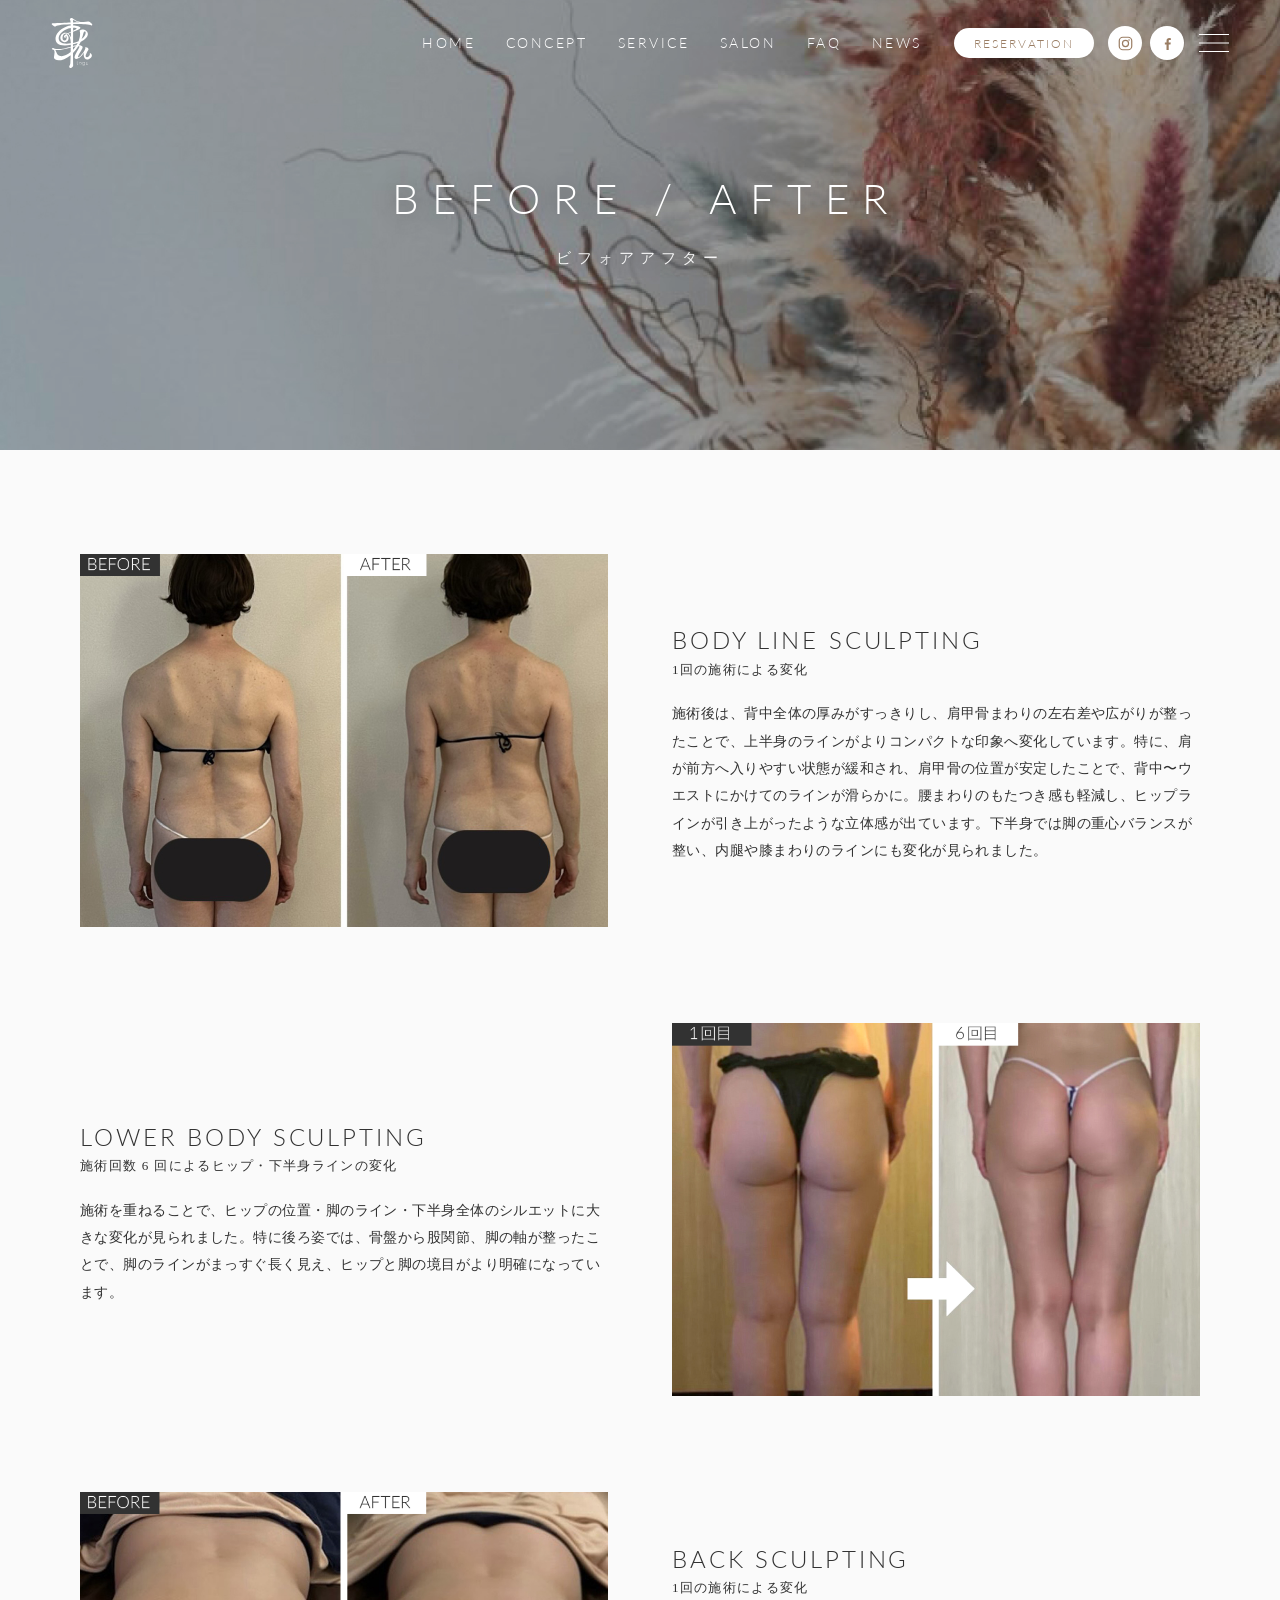
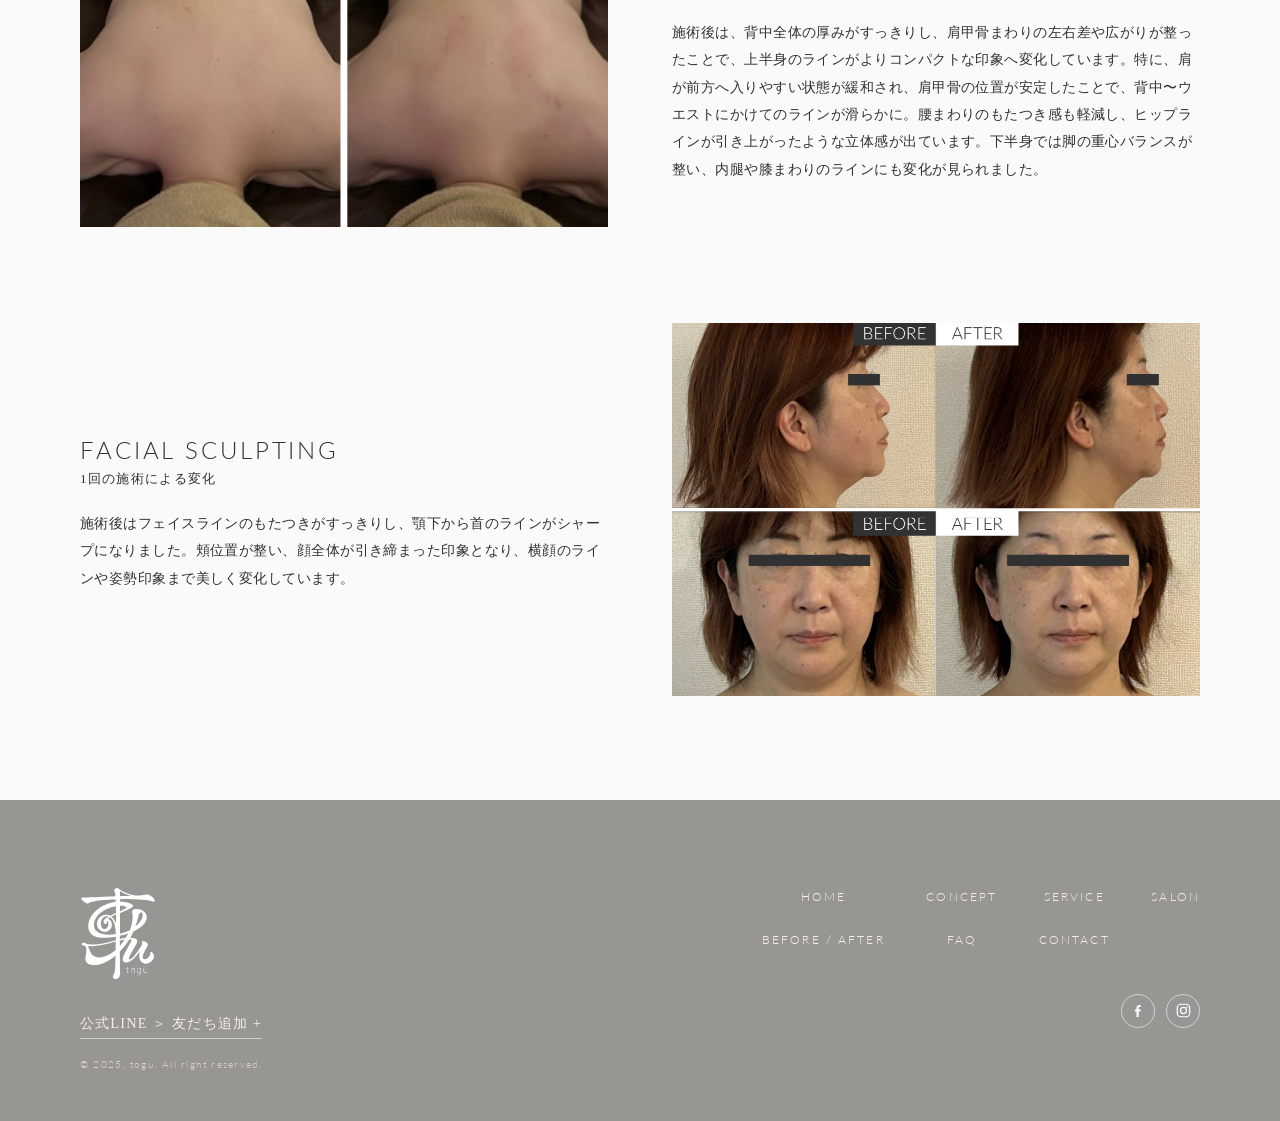
<file: beforeafter.html>
<!DOCTYPE html>
<html lang="ja">
<head>
<meta charset="UTF-8">
<meta name="viewport" content="width=device-width, initial-scale=1.0">
<title>BEFORE / AFTER ｜ TOGU - Body Design Spa</title>
<meta name="description" content="TOGUのトリートメントによるビフォアアフター。BODY LINE SCULPTING・LOWER BODY SCULPTING・BACK SCULPTING・FACIAL SCULPTING の施術による身体の変化を写真でご紹介します。">
<link rel="preconnect" href="https://fonts.googleapis.com">
<link rel="preconnect" href="https://fonts.gstatic.com" crossorigin>
<link href="https://fonts.googleapis.com/css2?family=Lato:wght@100;300&display=swap" rel="stylesheet">
<link rel="stylesheet" href="assets/css/style.css">
  <link rel="icon" href="/favicon.ico" sizes="any">
  <link rel="icon" type="image/svg+xml" href="/favicon.svg">
  <link rel="apple-touch-icon" href="/apple-touch-icon.png">
  <link rel="manifest" href="/site.webmanifest">
</head>
<body>

<!-- ===================== Header ===================== -->
<header class="site-header">
  <a href="/" class="site-header__logo" aria-label="TOGU">
    <img class="logo-wh" src="images/common/logo-wh.svg" alt="TOGU">
    <img class="logo-bk" src="images/common/logo-bk.svg" alt="TOGU">
  </a>
  <nav class="gnav">
    <ul class="gnav__list">
      <li><a href="/">HOME</a></li>
      <li><a href="/concept">CONCEPT</a></li>
      <li><a href="/service">SERVICE</a></li>
      <li><a href="/salon">SALON</a></li>
      <li><a href="/faq">FAQ</a></li>
      <li><a href="/news/">NEWS</a></li>
    </ul>
    <div class="header-actions">
      <a class="btn-reserve" data-link="line" href="#" target="_blank" rel="noopener">RESERVATION</a>
      <div class="header-sns">
        <a class="sns-ico" data-link="instagram" href="#" target="_blank" rel="noopener" aria-label="Instagram">
          <svg viewBox="0 0 24 24" fill="none" aria-hidden="true">
            <rect class="ico-stroke" x="3.2" y="3.2" width="17.6" height="17.6" rx="5" stroke-width="1.7"/>
            <circle class="ico-stroke" cx="12" cy="12" r="4.3" stroke-width="1.7"/>
            <circle class="ico-fill" cx="17" cy="7" r="1.15"/>
          </svg>
        </a>
        <a class="sns-ico" data-link="facebook" href="#" target="_blank" rel="noopener" aria-label="Facebook">
          <svg viewBox="0 0 24 24" fill="none" aria-hidden="true">
            <path class="ico-fill" d="M13.7 21v-7.6h2.55l.38-2.96H13.7V8.55c0-.86.24-1.44 1.47-1.44h1.57V4.46a21 21 0 0 0-2.29-.12c-2.27 0-3.82 1.38-3.82 3.92v2.18H8.25v2.96h2.35V21h3.1Z"/>
          </svg>
        </a>
      </div>
      <button class="header-hamburger" aria-label="メニュー"><span></span><span></span><span></span></button>
    </div>
  </nav>
</header>

<div class="drawer">
  <a href="/">HOME</a>
  <a href="/concept">CONCEPT</a>
  <a href="/service">SERVICE</a>
  <a href="/salon">SALON</a>
  <a href="/beforeafter">BEFORE / AFTER</a>
  <a href="/faq">FAQ</a>
  <a href="/news/">NEWS</a>
  <a data-link="line" href="#" target="_blank" rel="noopener">RESERVATION</a>
  <div class="drawer-sns">
    <a class="sns-ico" data-link="instagram" href="#" target="_blank" rel="noopener" aria-label="Instagram">
      <svg viewBox="0 0 24 24" fill="none" aria-hidden="true">
        <rect class="ico-stroke" x="3.2" y="3.2" width="17.6" height="17.6" rx="5" stroke-width="1.7"/>
        <circle class="ico-stroke" cx="12" cy="12" r="4.3" stroke-width="1.7"/>
        <circle class="ico-fill" cx="17" cy="7" r="1.15"/>
      </svg>
    </a>
    <a class="sns-ico" data-link="facebook" href="#" target="_blank" rel="noopener" aria-label="Facebook">
      <svg viewBox="0 0 24 24" fill="none" aria-hidden="true">
        <path class="ico-fill" d="M13.7 21v-7.6h2.55l.38-2.96H13.7V8.55c0-.86.24-1.44 1.47-1.44h1.57V4.46a21 21 0 0 0-2.29-.12c-2.27 0-3.82 1.38-3.82 3.92v2.18H8.25v2.96h2.35V21h3.1Z"/>
      </svg>
    </a>
  </div>
</div>

<main>

<!-- ===================== Page hero ===================== -->
<section class="page-hero">
  <div class="page-hero__bg" style="background-image:url('images/before after/beforeafter-head.jpg')"></div>
  <div class="page-hero__inner">
    <p class="en">BEFORE / AFTER</p>
    <p class="jp">ビフォアアフター</p>
  </div>
</section>

<!-- ===================== Cases ===================== -->
<section class="ba">
  <div class="inner">

    <!-- 1. BODY LINE SCULPTING : image left -->
    <div class="ba-case">
      <div class="ba-case__img reveal"><img src="images/before after/beforeafter01.jpg" alt="BODY LINE SCULPTING ビフォアアフター"></div>
      <div class="ba-case__text reveal">
        <p class="ba-case__en">BODY LINE SCULPTING</p>
        <p class="ba-case__jp">1回の施術による変化</p>
        <p class="ba-case__desc">施術後は、背中全体の厚みがすっきりし、肩甲骨まわりの左右差や広がりが整ったことで、上半身のラインがよりコンパクトな印象へ変化しています。特に、肩が前方へ入りやすい状態が緩和され、肩甲骨の位置が安定したことで、背中〜ウエストにかけてのラインが滑らかに。腰まわりのもたつき感も軽減し、ヒップラインが引き上がったような立体感が出ています。下半身では脚の重心バランスが整い、内腿や膝まわりのラインにも変化が見られました。</p>
      </div>
    </div>

    <!-- 2. LOWER BODY SCULPTING : text left -->
    <div class="ba-case ba-case--text-left">
      <div class="ba-case__img reveal"><img src="images/before after/beforeafter02.jpg" alt="LOWER BODY SCULPTING ビフォアアフター"></div>
      <div class="ba-case__text reveal">
        <p class="ba-case__en">LOWER BODY SCULPTING</p>
        <p class="ba-case__jp">施術回数 6 回によるヒップ・下半身ラインの変化</p>
        <p class="ba-case__desc">施術を重ねることで、ヒップの位置・脚のライン・下半身全体のシルエットに大きな変化が見られました。特に後ろ姿では、骨盤から股関節、脚の軸が整ったことで、脚のラインがまっすぐ長く見え、ヒップと脚の境目がより明確になっています。</p>
      </div>
    </div>

    <!-- 3. BACK SCULPTING : image left -->
    <div class="ba-case">
      <div class="ba-case__img reveal"><img src="images/before after/beforeafter03.jpg" alt="BACK SCULPTING ビフォアアフター"></div>
      <div class="ba-case__text reveal">
        <p class="ba-case__en">BACK SCULPTING</p>
        <p class="ba-case__jp">1回の施術による変化</p>
        <p class="ba-case__desc">施術後は、背中全体の厚みがすっきりし、肩甲骨まわりの左右差や広がりが整ったことで、上半身のラインがよりコンパクトな印象へ変化しています。特に、肩が前方へ入りやすい状態が緩和され、肩甲骨の位置が安定したことで、背中〜ウエストにかけてのラインが滑らかに。腰まわりのもたつき感も軽減し、ヒップラインが引き上がったような立体感が出ています。下半身では脚の重心バランスが整い、内腿や膝まわりのラインにも変化が見られました。</p>
      </div>
    </div>

    <!-- 4. FACIAL SCULPTING : text left -->
    <div class="ba-case ba-case--text-left">
      <div class="ba-case__img reveal"><img src="images/before after/beforeafter04.jpg" alt="FACIAL SCULPTING ビフォアアフター"></div>
      <div class="ba-case__text reveal">
        <p class="ba-case__en">FACIAL SCULPTING</p>
        <p class="ba-case__jp">1回の施術による変化</p>
        <p class="ba-case__desc">施術後はフェイスラインのもたつきがすっきりし、顎下から首のラインがシャープになりました。頬位置が整い、顔全体が引き締まった印象となり、横顔のラインや姿勢印象まで美しく変化しています。</p>
      </div>
    </div>

  </div>
</section>

</main>

<!-- ===================== Footer ===================== -->
<footer class="site-footer">
  <div class="inner">
    <div class="site-footer__grid">
      <div class="site-footer__brand">
        <img src="images/common/logo-wh.svg" alt="TOGU">
        <a class="footer-line" data-link="line" href="#" target="_blank" rel="noopener">公式LINE ＞ 友だち追加 +</a>
        <p class="copy">© 2025, togu. All right reserved.</p>
      </div>
      <div class="site-footer__right">
        <nav class="footer-nav">
          <a href="/">HOME</a>
          <a href="/concept">CONCEPT</a>
          <a href="/service">SERVICE</a>
          <a href="/salon">SALON</a>
          <a href="/beforeafter">BEFORE / AFTER</a>
          <a href="/faq">FAQ</a>
          <a href="/news/contact/">CONTACT</a>
        </nav>
        <div class="footer-sns">
          <a class="sns-ico" data-link="facebook" href="#" target="_blank" rel="noopener" aria-label="Facebook">
            <svg viewBox="0 0 24 24" fill="none" aria-hidden="true">
              <path class="ico-fill" d="M13.7 21v-7.6h2.55l.38-2.96H13.7V8.55c0-.86.24-1.44 1.47-1.44h1.57V4.46a21 21 0 0 0-2.29-.12c-2.27 0-3.82 1.38-3.82 3.92v2.18H8.25v2.96h2.35V21h3.1Z"/>
            </svg>
          </a>
          <a class="sns-ico" data-link="instagram" href="#" target="_blank" rel="noopener" aria-label="Instagram">
            <svg viewBox="0 0 24 24" fill="none" aria-hidden="true">
              <rect class="ico-stroke" x="3.2" y="3.2" width="17.6" height="17.6" rx="5" stroke-width="1.7"/>
              <circle class="ico-stroke" cx="12" cy="12" r="4.3" stroke-width="1.7"/>
              <circle class="ico-fill" cx="17" cy="7" r="1.15"/>
            </svg>
          </a>
        </div>
      </div>
    </div>
  </div>
</footer>

<script src="assets/js/config.js"></script>
<script src="assets/js/main.js"></script>
</body>
</html>
</file>
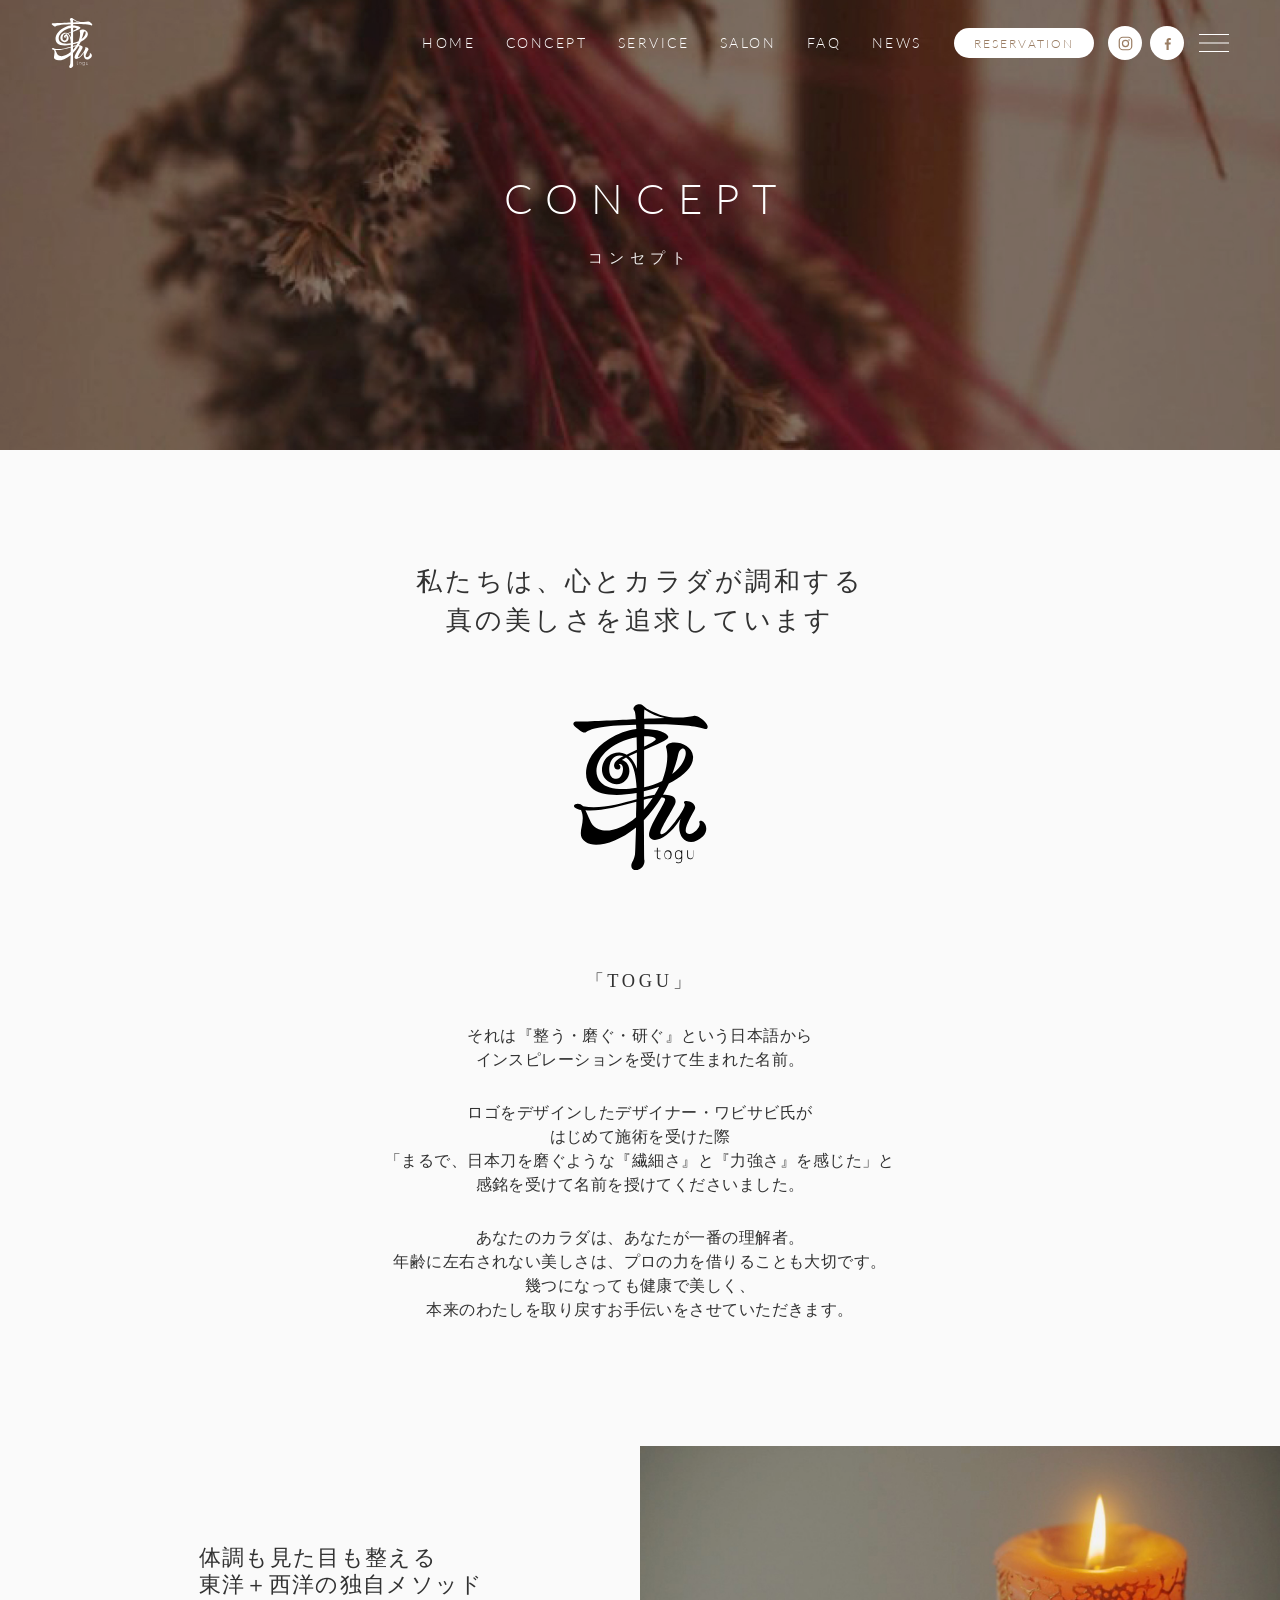
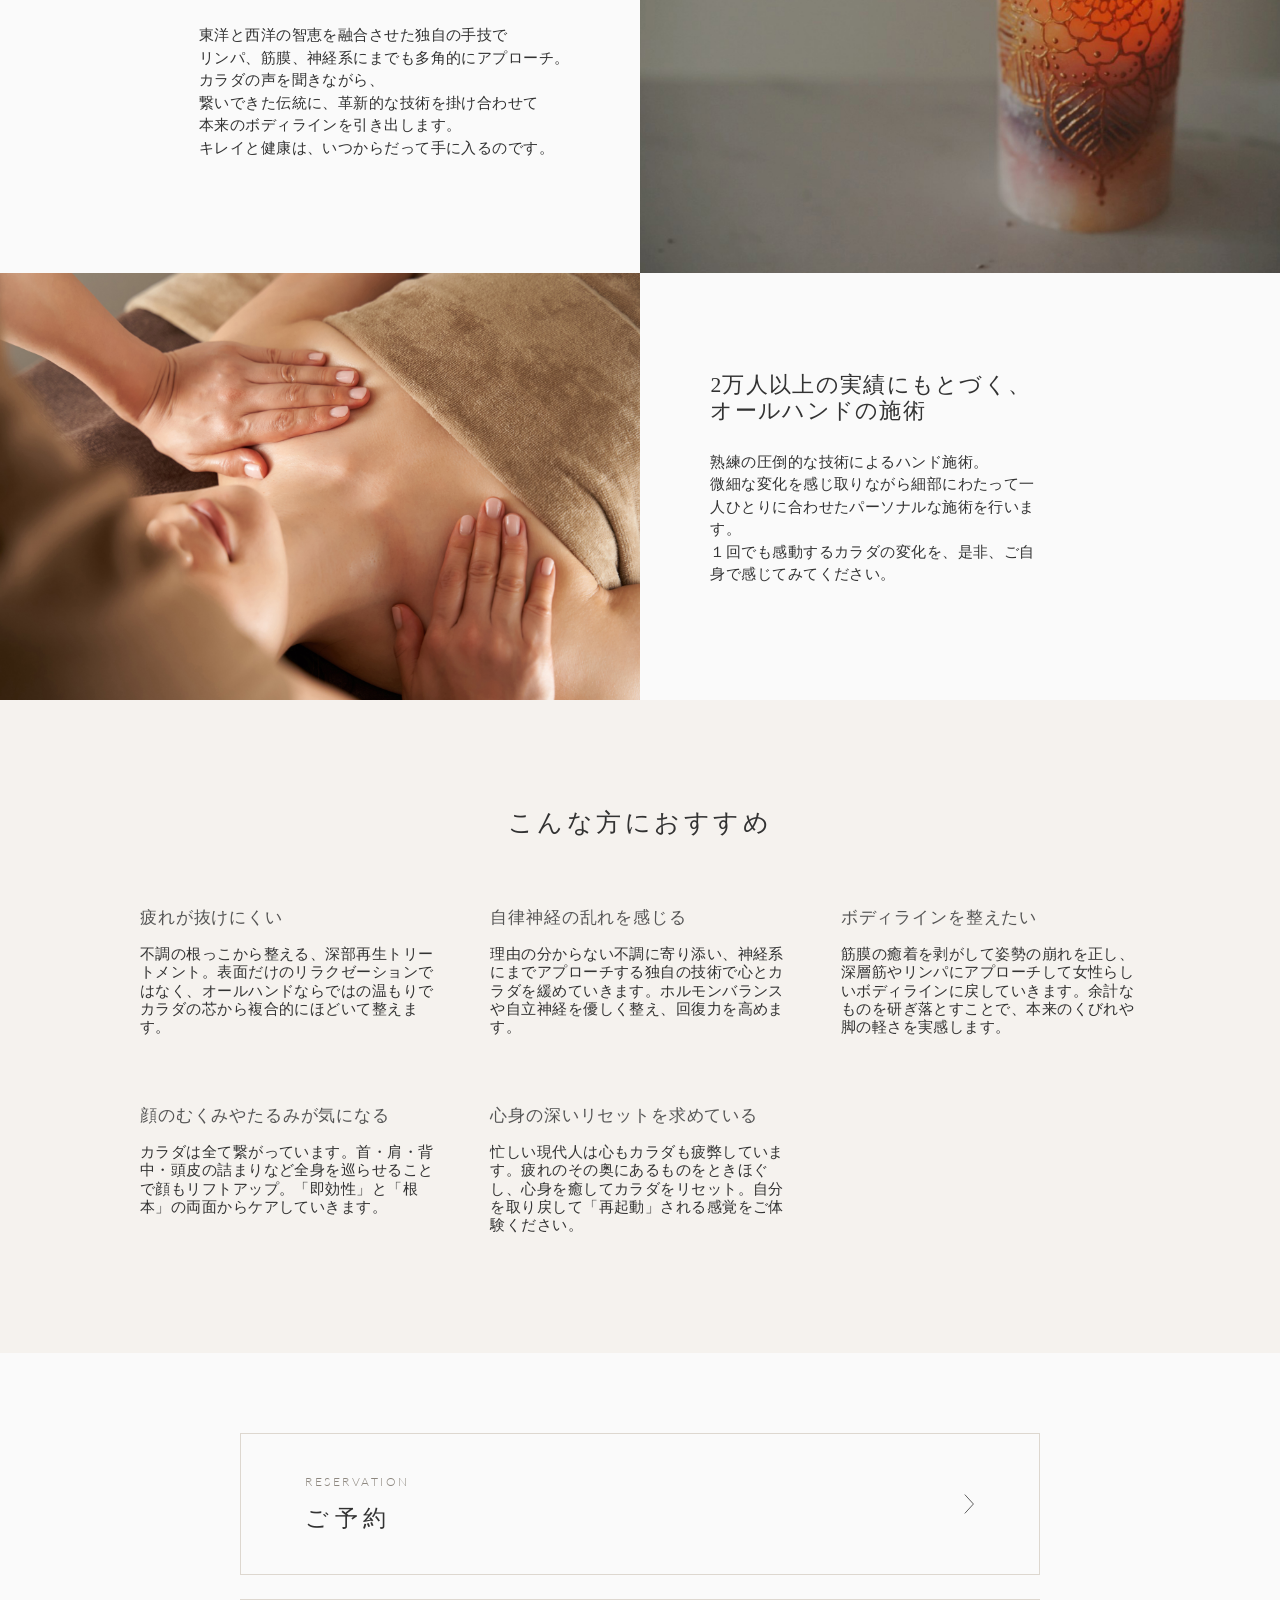
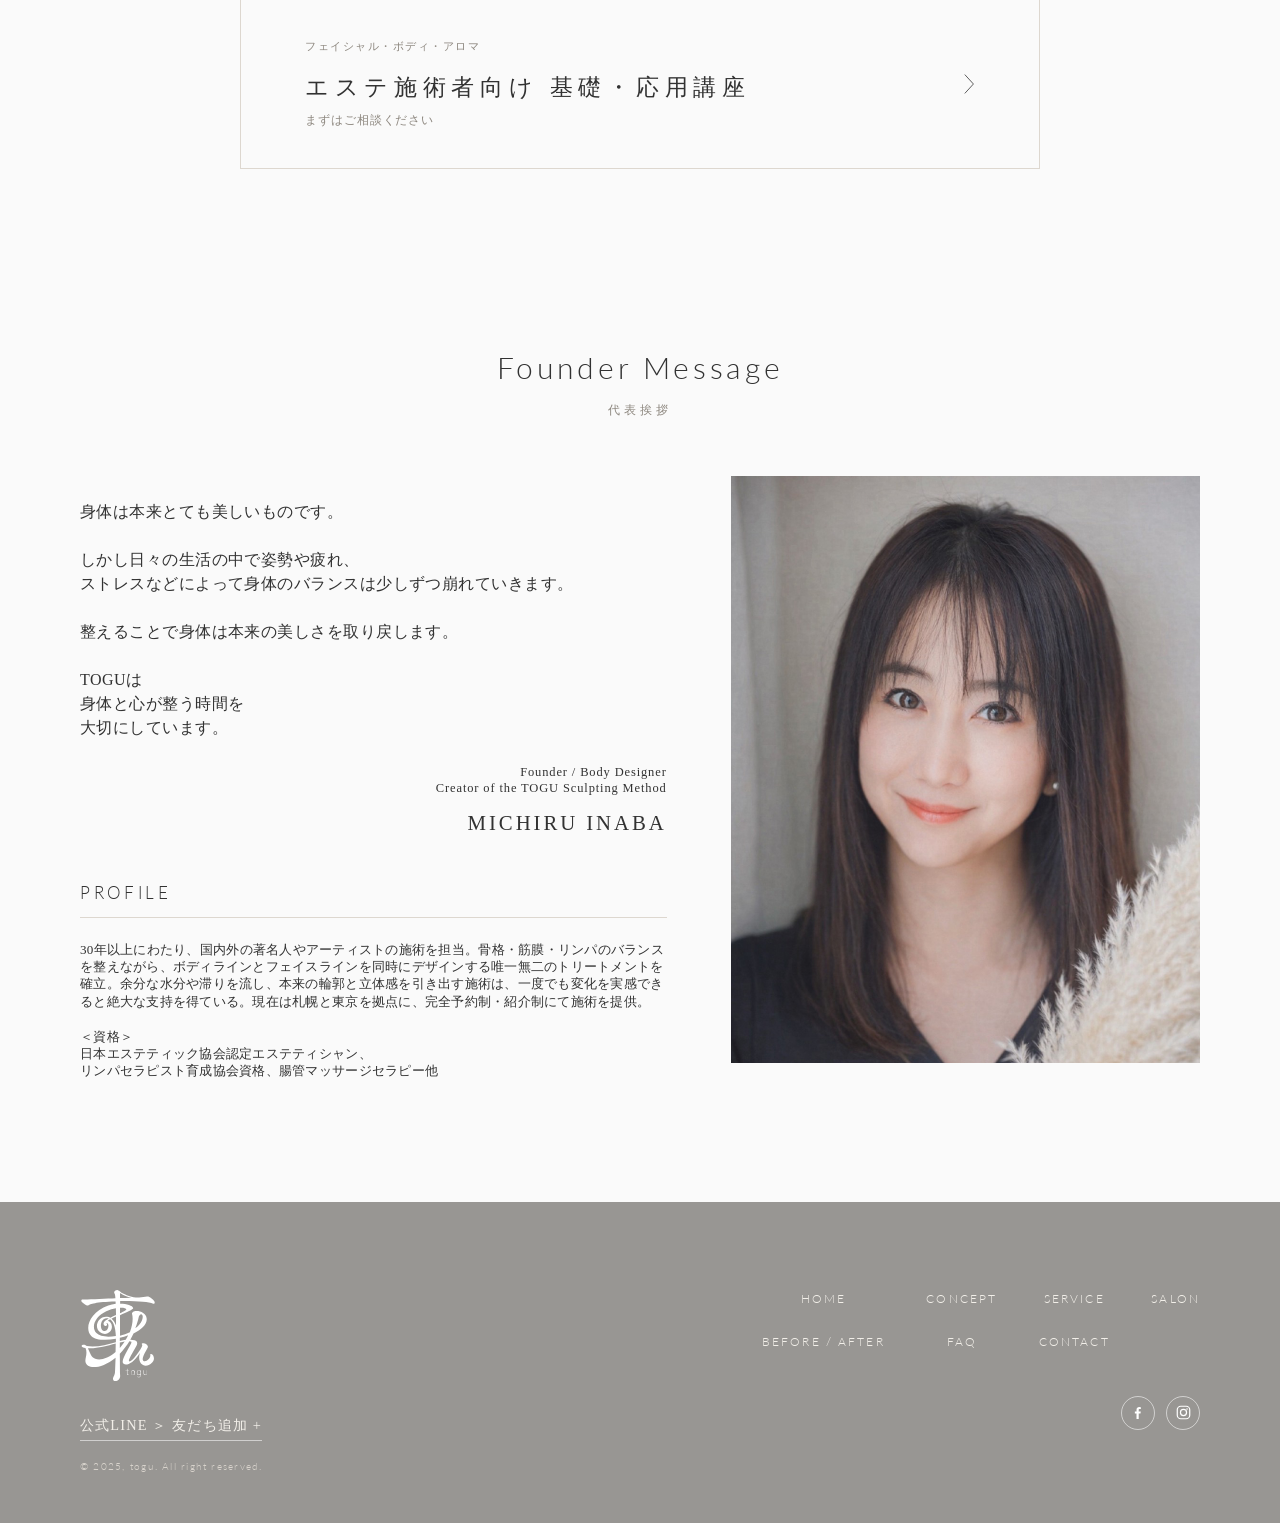
<file: concept.html>
<!DOCTYPE html>
<html lang="ja">
<head>
<meta charset="UTF-8">
<meta name="viewport" content="width=device-width, initial-scale=1.0">
<title>CONCEPT ｜ TOGU - Body Design Spa</title>
<meta name="description" content="TOGUは『整う・磨ぐ・研ぐ』から生まれたBody Design Spa。東洋と西洋の智恵を融合させた独自メソッドで、心とカラダが調和する真の美しさを追求します。">
<link rel="preconnect" href="https://fonts.googleapis.com">
<link rel="preconnect" href="https://fonts.gstatic.com" crossorigin>
<link href="https://fonts.googleapis.com/css2?family=Lato:wght@100;300&display=swap" rel="stylesheet">
<link rel="stylesheet" href="assets/css/style.css">
  <link rel="icon" href="/favicon.ico" sizes="any">
  <link rel="icon" type="image/svg+xml" href="/favicon.svg">
  <link rel="apple-touch-icon" href="/apple-touch-icon.png">
  <link rel="manifest" href="/site.webmanifest">
</head>
<body>

<!-- ===================== Header ===================== -->
<header class="site-header">
  <a href="/" class="site-header__logo" aria-label="TOGU">
    <img class="logo-wh" src="images/common/logo-wh.svg" alt="TOGU">
    <img class="logo-bk" src="images/common/logo-bk.svg" alt="TOGU">
  </a>

  <nav class="gnav">
    <ul class="gnav__list">
      <li><a href="/">HOME</a></li>
      <li><a href="/concept">CONCEPT</a></li>
      <li><a href="/service">SERVICE</a></li>
      <li><a href="/salon">SALON</a></li>
      <li><a href="/faq">FAQ</a></li>
      <li><a href="/news/">NEWS</a></li>
    </ul>
    <div class="header-actions">
      <a class="btn-reserve" data-link="line" href="#" target="_blank" rel="noopener">RESERVATION</a>
      <div class="header-sns">
        <a class="sns-ico" data-link="instagram" href="#" target="_blank" rel="noopener" aria-label="Instagram">
          <svg viewBox="0 0 24 24" fill="none" aria-hidden="true">
            <rect class="ico-stroke" x="3.2" y="3.2" width="17.6" height="17.6" rx="5" stroke-width="1.7"/>
            <circle class="ico-stroke" cx="12" cy="12" r="4.3" stroke-width="1.7"/>
            <circle class="ico-fill" cx="17" cy="7" r="1.15"/>
          </svg>
        </a>
        <a class="sns-ico" data-link="facebook" href="#" target="_blank" rel="noopener" aria-label="Facebook">
          <svg viewBox="0 0 24 24" fill="none" aria-hidden="true">
            <path class="ico-fill" d="M13.7 21v-7.6h2.55l.38-2.96H13.7V8.55c0-.86.24-1.44 1.47-1.44h1.57V4.46a21 21 0 0 0-2.29-.12c-2.27 0-3.82 1.38-3.82 3.92v2.18H8.25v2.96h2.35V21h3.1Z"/>
          </svg>
        </a>
      </div>
      <button class="header-hamburger" aria-label="メニュー"><span></span><span></span><span></span></button>
    </div>
  </nav>
</header>

<!-- mobile drawer -->
<div class="drawer">
  <a href="/">HOME</a>
  <a href="/concept">CONCEPT</a>
  <a href="/service">SERVICE</a>
  <a href="/salon">SALON</a>
  <a href="/beforeafter">BEFORE / AFTER</a>
  <a href="/faq">FAQ</a>
  <a href="/news/">NEWS</a>
  <a data-link="line" href="#" target="_blank" rel="noopener">RESERVATION</a>
  <div class="drawer-sns">
    <a class="sns-ico" data-link="instagram" href="#" target="_blank" rel="noopener" aria-label="Instagram">
      <svg viewBox="0 0 24 24" fill="none" aria-hidden="true">
        <rect class="ico-stroke" x="3.2" y="3.2" width="17.6" height="17.6" rx="5" stroke-width="1.7"/>
        <circle class="ico-stroke" cx="12" cy="12" r="4.3" stroke-width="1.7"/>
        <circle class="ico-fill" cx="17" cy="7" r="1.15"/>
      </svg>
    </a>
    <a class="sns-ico" data-link="facebook" href="#" target="_blank" rel="noopener" aria-label="Facebook">
      <svg viewBox="0 0 24 24" fill="none" aria-hidden="true">
        <path class="ico-fill" d="M13.7 21v-7.6h2.55l.38-2.96H13.7V8.55c0-.86.24-1.44 1.47-1.44h1.57V4.46a21 21 0 0 0-2.29-.12c-2.27 0-3.82 1.38-3.82 3.92v2.18H8.25v2.96h2.35V21h3.1Z"/>
      </svg>
    </a>
  </div>
</div>

<main>

<!-- ===================== Page hero ===================== -->
<section class="page-hero">
  <div class="page-hero__bg" style="background-image:url('images/concept/concept-head.jpg')"></div>
  <div class="page-hero__inner">
    <p class="en">CONCEPT</p>
    <p class="jp">コンセプト</p>
  </div>
</section>

<!-- ===================== Lead ===================== -->
<section class="concept-lead">
  <div class="inner">
    <h1 class="reveal">私たちは、心とカラダが調和する<br class="br-pc">真の美しさを追求しています</h1>
    <img class="concept-mark reveal" src="images/common/logo-bk.svg" alt="TOGU">
  </div>
</section>

<!-- ===================== TOGU name story ===================== -->
<section class="concept-story reveal">
  <div class="inner">
    <p class="qname">「TOGU」</p>
    <p>それは『整う・磨ぐ・研ぐ』という日本語から<br class="br-pc">インスピレーションを受けて生まれた名前。</p>
    <p>ロゴをデザインしたデザイナー・ワビサビ氏が<br class="br-pc">はじめて施術を受けた際<br class="br-pc">「まるで、日本刀を磨ぐような『繊細さ』と『力強さ』を感じた」と<br class="br-pc">感銘を受けて名前を授けてくださいました。</p>
    <p>あなたのカラダは、あなたが一番の理解者。<br class="br-pc">年齢に左右されない美しさは、プロの力を借りることも大切です。<br class="br-pc">幾つになっても健康で美しく、<br class="br-pc">本来のわたしを取り戻すお手伝いをさせていただきます。</p>
  </div>
</section>

<!-- ===================== Feature 1 : text / candle ===================== -->
<section class="feature feature--text-right">
  <div class="feature__text reveal">
    <h2>体調も見た目も整える<br>東洋＋西洋の独自メソッド</h2>
    <p>東洋と西洋の智恵を融合させた独自の手技で<br class="br-pc">リンパ、筋膜、神経系にまでも多角的にアプローチ。<br class="br-pc">カラダの声を聞きながら、<br class="br-pc">繋いできた伝統に、革新的な技術を掛け合わせて<br class="br-pc">本来のボディラインを引き出します。<br class="br-pc">キレイと健康は、いつからだって手に入るのです。</p>
  </div>
  <div class="feature__img reveal">
    <img src="images/concept/concept01.jpg" alt="キャンドル">
  </div>
</section>

<!-- ===================== Feature 2 : massage / text ===================== -->
<section class="feature">
  <div class="feature__img reveal">
    <img src="images/concept/concept02.jpg" alt="オールハンドの施術">
  </div>
  <div class="feature__text reveal">
    <h2>2万人以上の実績にもとづく、<br>オールハンドの施術</h2>
    <p>熟練の圧倒的な技術によるハンド施術。<br class="br-pc">微細な変化を感じ取りながら細部にわたって一人ひとりに合わせたパーソナルな施術を行います。<br class="br-pc">１回でも感動するカラダの変化を、是非、ご自身で感じてみてください。</p>
  </div>
</section>

<!-- ===================== Recommend ===================== -->
<section class="recommend">
  <div class="inner">
    <h2 class="recommend__title">こんな方におすすめ</h2>
    <div class="recommend__grid">
      <div class="recommend__item reveal">
        <h3>疲れが抜けにくい</h3>
        <p>不調の根っこから整える、深部再生トリートメント。表面だけのリラクゼーションではなく、オールハンドならではの温もりでカラダの芯から複合的にほどいて整えます。</p>
      </div>
      <div class="recommend__item reveal">
        <h3>自律神経の乱れを感じる</h3>
        <p>理由の分からない不調に寄り添い、神経系にまでアプローチする独自の技術で心とカラダを緩めていきます。ホルモンバランスや自立神経を優しく整え、回復力を高めます。</p>
      </div>
      <div class="recommend__item reveal">
        <h3>ボディラインを整えたい</h3>
        <p>筋膜の癒着を剥がして姿勢の崩れを正し、深層筋やリンパにアプローチして女性らしいボディラインに戻していきます。余計なものを研ぎ落とすことで、本来のくびれや脚の軽さを実感します。</p>
      </div>
      <div class="recommend__item reveal">
        <h3>顔のむくみやたるみが気になる</h3>
        <p>カラダは全て繋がっています。首・肩・背中・頭皮の詰まりなど全身を巡らせることで顔もリフトアップ。「即効性」と「根本」の両面からケアしていきます。</p>
      </div>
      <div class="recommend__item reveal">
        <h3>心身の深いリセットを求めている</h3>
        <p>忙しい現代人は心もカラダも疲弊しています。疲れのその奥にあるものをときほぐし、心身を癒してカラダをリセット。自分を取り戻して「再起動」される感覚をご体験ください。</p>
      </div>
    </div>
  </div>
</section>

<!-- ===================== CTA boxes ===================== -->
<section class="concept-cta">
  <div class="inner">
    <a class="reserve-box reserve-box--wide reveal" data-link="line" href="#" target="_blank" rel="noopener">
      <span class="label">
        <span class="en">RESERVATION</span>
        <span class="jp">ご予約</span>
      </span>
      <svg class="arrow" viewBox="0 0 14 26" fill="none" aria-hidden="true"><path d="M1 1 L12 13 L1 25" stroke="currentColor" stroke-width="1"/></svg>
    </a>
    <a class="reserve-box reserve-box--wide reveal" data-link="line" href="#" target="_blank" rel="noopener">
      <span class="label">
        <span class="sub">フェイシャル・ボディ・アロマ</span>
        <span class="jp">エステ施術者向け 基礎・応用講座</span>
        <span class="note">まずはご相談ください</span>
      </span>
      <svg class="arrow" viewBox="0 0 14 26" fill="none" aria-hidden="true"><path d="M1 1 L12 13 L1 25" stroke="currentColor" stroke-width="1"/></svg>
    </a>
  </div>
</section>

<!-- ===================== Founder Message ===================== -->
<section class="founder">
  <div class="inner">
    <div class="sec-head">
      <p class="en-title" style="font-family:var(--lato);font-weight:300;font-size:clamp(1.4rem,3vw,1.9rem);letter-spacing:.12em">Founder Message</p>
      <p class="jp-sub">代表挨拶</p>
    </div>
    <div class="founder__grid">
      <div class="founder__msg reveal">
        <p>身体は本来とても美しいものです。</p>
        <p>しかし日々の生活の中で姿勢や疲れ、<br class="br-pc">ストレスなどによって身体のバランスは少しずつ崩れていきます。</p>
        <p>整えることで身体は本来の美しさを取り戻します。</p>
        <p>TOGUは<br class="br-pc">身体と心が整う時間を<br class="br-pc">大切にしています。</p>
        <p class="founder__caption">
          <span class="role">Founder / Body Designer<br>Creator of the TOGU Sculpting Method</span>
          <span class="name">MICHIRU INABA</span>
        </p>
        <div class="founder__profile">
          <h4>PROFILE</h4>
          <p>30年以上にわたり、国内外の著名人やアーティストの施術を担当。骨格・筋膜・リンパのバランスを整えながら、ボディラインとフェイスラインを同時にデザインする唯一無二のトリートメントを確立。余分な水分や滞りを流し、本来の輪郭と立体感を引き出す施術は、一度でも変化を実感できると絶大な支持を得ている。現在は札幌と東京を拠点に、完全予約制・紹介制にて施術を提供。</p>
          <p class="shikaku">＜資格＞<br>日本エステティック協会認定エステティシャン、<br>リンパセラピスト育成協会資格、腸管マッサージセラピー他</p>
        </div>
      </div>
      <div class="founder__photo reveal">
        <img src="images/concept/concept-founder.jpg" alt="MICHIRU INABA">
      </div>
    </div>
  </div>
</section>

</main>

<!-- ===================== Footer ===================== -->
<footer class="site-footer">
  <div class="inner">
    <div class="site-footer__grid">
      <div class="site-footer__brand">
        <img src="images/common/logo-wh.svg" alt="TOGU">
        <a class="footer-line" data-link="line" href="#" target="_blank" rel="noopener">公式LINE ＞ 友だち追加 +</a>
        <p class="copy">© 2025, togu. All right reserved.</p>
      </div>
      <div class="site-footer__right">
        <nav class="footer-nav">
          <a href="/">HOME</a>
          <a href="/concept">CONCEPT</a>
          <a href="/service">SERVICE</a>
          <a href="/salon">SALON</a>
          <a href="/beforeafter">BEFORE / AFTER</a>
          <a href="/faq">FAQ</a>
          <a href="/news/contact/">CONTACT</a>
        </nav>
        <div class="footer-sns">
          <a class="sns-ico" data-link="facebook" href="#" target="_blank" rel="noopener" aria-label="Facebook">
            <svg viewBox="0 0 24 24" fill="none" aria-hidden="true">
              <path class="ico-fill" d="M13.7 21v-7.6h2.55l.38-2.96H13.7V8.55c0-.86.24-1.44 1.47-1.44h1.57V4.46a21 21 0 0 0-2.29-.12c-2.27 0-3.82 1.38-3.82 3.92v2.18H8.25v2.96h2.35V21h3.1Z"/>
            </svg>
          </a>
          <a class="sns-ico" data-link="instagram" href="#" target="_blank" rel="noopener" aria-label="Instagram">
            <svg viewBox="0 0 24 24" fill="none" aria-hidden="true">
              <rect class="ico-stroke" x="3.2" y="3.2" width="17.6" height="17.6" rx="5" stroke-width="1.7"/>
              <circle class="ico-stroke" cx="12" cy="12" r="4.3" stroke-width="1.7"/>
              <circle class="ico-fill" cx="17" cy="7" r="1.15"/>
            </svg>
          </a>
        </div>
      </div>
    </div>
  </div>
</footer>

<script src="assets/js/config.js"></script>
<script src="assets/js/main.js"></script>
</body>
</html>
</file>
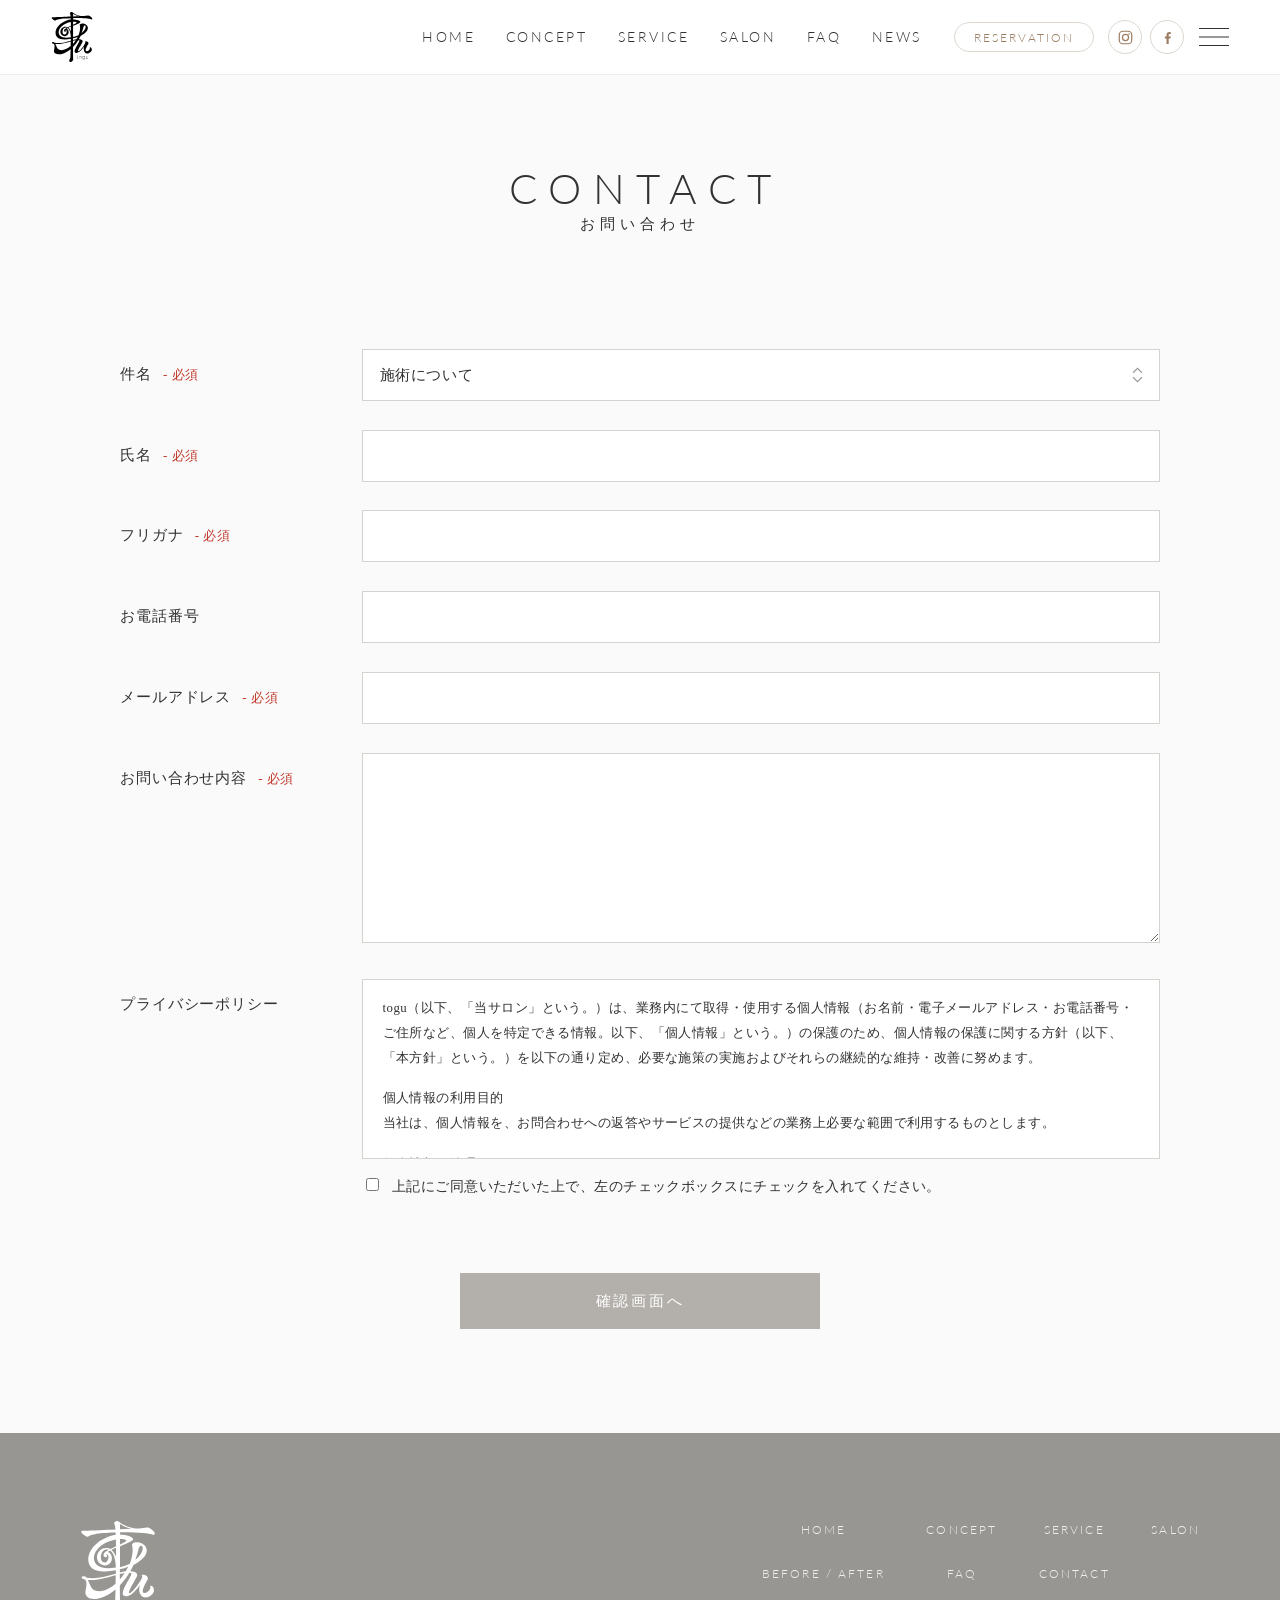
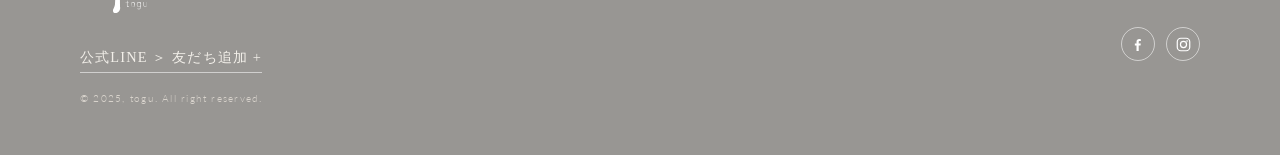
<file: contact.html>
<!DOCTYPE html>
<html lang="ja">
<head>
<meta charset="UTF-8">
<meta name="viewport" content="width=device-width, initial-scale=1.0">
<title>CONTACT ｜ TOGU - Body Design Spa</title>
<meta name="description" content="TOGU - Body Design Spa へのお問い合わせ。施術・サロン・ご予約に関するお問い合わせはこちらのフォームから。">
<link rel="preconnect" href="https://fonts.googleapis.com">
<link rel="preconnect" href="https://fonts.gstatic.com" crossorigin>
<link href="https://fonts.googleapis.com/css2?family=Lato:wght@100;300&display=swap" rel="stylesheet">
<link rel="stylesheet" href="assets/css/style.css">
  <link rel="icon" href="/favicon.ico" sizes="any">
  <link rel="icon" type="image/svg+xml" href="/favicon.svg">
  <link rel="apple-touch-icon" href="/apple-touch-icon.png">
  <link rel="manifest" href="/site.webmanifest">
</head>
<body>

<!-- ===================== Header ===================== -->
<header class="site-header" data-solid="true">
  <a href="/" class="site-header__logo" aria-label="TOGU">
    <img class="logo-wh" src="images/common/logo-wh.svg" alt="TOGU">
    <img class="logo-bk" src="images/common/logo-bk.svg" alt="TOGU">
  </a>
  <nav class="gnav">
    <ul class="gnav__list">
      <li><a href="/">HOME</a></li>
      <li><a href="/concept">CONCEPT</a></li>
      <li><a href="/service">SERVICE</a></li>
      <li><a href="/salon">SALON</a></li>
      <li><a href="/faq">FAQ</a></li>
      <li><a href="/news/">NEWS</a></li>
    </ul>
    <div class="header-actions">
      <a class="btn-reserve" data-link="line" href="#" target="_blank" rel="noopener">RESERVATION</a>
      <div class="header-sns">
        <a class="sns-ico" data-link="instagram" href="#" target="_blank" rel="noopener" aria-label="Instagram">
          <svg viewBox="0 0 24 24" fill="none" aria-hidden="true">
            <rect class="ico-stroke" x="3.2" y="3.2" width="17.6" height="17.6" rx="5" stroke-width="1.7"/>
            <circle class="ico-stroke" cx="12" cy="12" r="4.3" stroke-width="1.7"/>
            <circle class="ico-fill" cx="17" cy="7" r="1.15"/>
          </svg>
        </a>
        <a class="sns-ico" data-link="facebook" href="#" target="_blank" rel="noopener" aria-label="Facebook">
          <svg viewBox="0 0 24 24" fill="none" aria-hidden="true">
            <path class="ico-fill" d="M13.7 21v-7.6h2.55l.38-2.96H13.7V8.55c0-.86.24-1.44 1.47-1.44h1.57V4.46a21 21 0 0 0-2.29-.12c-2.27 0-3.82 1.38-3.82 3.92v2.18H8.25v2.96h2.35V21h3.1Z"/>
          </svg>
        </a>
      </div>
      <button class="header-hamburger" aria-label="メニュー"><span></span><span></span><span></span></button>
    </div>
  </nav>
</header>

<div class="drawer">
  <a href="/">HOME</a>
  <a href="/concept">CONCEPT</a>
  <a href="/service">SERVICE</a>
  <a href="/salon">SALON</a>
  <a href="/beforeafter">BEFORE / AFTER</a>
  <a href="/faq">FAQ</a>
  <a href="/news/">NEWS</a>
  <a data-link="line" href="#" target="_blank" rel="noopener">RESERVATION</a>
  <div class="drawer-sns">
    <a class="sns-ico" data-link="instagram" href="#" target="_blank" rel="noopener" aria-label="Instagram">
      <svg viewBox="0 0 24 24" fill="none" aria-hidden="true">
        <rect class="ico-stroke" x="3.2" y="3.2" width="17.6" height="17.6" rx="5" stroke-width="1.7"/>
        <circle class="ico-stroke" cx="12" cy="12" r="4.3" stroke-width="1.7"/>
        <circle class="ico-fill" cx="17" cy="7" r="1.15"/>
      </svg>
    </a>
    <a class="sns-ico" data-link="facebook" href="#" target="_blank" rel="noopener" aria-label="Facebook">
      <svg viewBox="0 0 24 24" fill="none" aria-hidden="true">
        <path class="ico-fill" d="M13.7 21v-7.6h2.55l.38-2.96H13.7V8.55c0-.86.24-1.44 1.47-1.44h1.57V4.46a21 21 0 0 0-2.29-.12c-2.27 0-3.82 1.38-3.82 3.92v2.18H8.25v2.96h2.35V21h3.1Z"/>
      </svg>
    </a>
  </div>
</div>

<main>

<!-- ===================== Page title ===================== -->
<section class="page-title">
  <p class="en">CONTACT</p>
  <p class="jp">お問い合わせ</p>
</section>

<!-- ===================== Contact form (静的プレビュー / 本番はCF7) ===================== -->
<section class="contact-form">
  <form class="cform" action="#" method="post" onsubmit="return false;">

    <div class="cform__row">
      <div class="cform__label">件名 <span class="req">- 必須</span></div>
      <div class="cform__field">
        <select name="subject" required>
          <option value="施術について">施術について</option>
          <option value="サロンについて">サロンについて</option>
          <option value="予約について">予約について</option>
          <option value="その他お問い合わせ">その他お問い合わせ</option>
        </select>
      </div>
    </div>

    <div class="cform__row">
      <div class="cform__label">氏名 <span class="req">- 必須</span></div>
      <div class="cform__field"><input type="text" name="your-name" required></div>
    </div>

    <div class="cform__row">
      <div class="cform__label">フリガナ <span class="req">- 必須</span></div>
      <div class="cform__field"><input type="text" name="your-kana" required></div>
    </div>

    <div class="cform__row">
      <div class="cform__label">お電話番号</div>
      <div class="cform__field"><input type="tel" name="your-tel"></div>
    </div>

    <div class="cform__row">
      <div class="cform__label">メールアドレス <span class="req">- 必須</span></div>
      <div class="cform__field"><input type="email" name="your-email" required></div>
    </div>

    <div class="cform__row">
      <div class="cform__label">お問い合わせ内容 <span class="req">- 必須</span></div>
      <div class="cform__field"><textarea name="your-message" required></textarea></div>
    </div>

    <div class="cform__row">
      <div class="cform__label">プライバシーポリシー</div>
      <div class="cform__field">
        <div class="cform__policy">
          <p>togu（以下、「当サロン」という。）は、業務内にて取得・使用する個人情報（お名前・電子メールアドレス・お電話番号・ご住所など、個人を特定できる情報。以下、「個人情報」という。）の保護のため、個人情報の保護に関する方針（以下、「本方針」という。）を以下の通り定め、必要な施策の実施およびそれらの継続的な維持・改善に努めます。</p>
          <p>個人情報の利用目的<br>当社は、個人情報を、お問合わせへの返答やサービスの提供などの業務上必要な範囲で利用するものとします。</p>
          <p>個人情報の管理<br>当社は、個人情報への不正アクセスや情報の改ざん、破壊、紛失、漏洩などを防止するため、予防ならびに安全対策に留意します。</p>
          <p>個人情報の第三者提供<br>当社では、個人情報を第三者に提供することは一切ありません。なお、以下のいずれかに該当する場合は、その限りではありません。<br>（1）当人の同意が得られている場合<br>（2）法令などにより要求された場合<br>（3）業務委託先へ業務を委託する場合</p>
          <p>個人情報の開示、訂正、削除<br>当社が管理する個人情報に関して、開示・訂正（追加）・削除をご希望される場合には、お申し出いただいた方ご本人または、ご本人が認める代理人であることを確認した上で、合理的な範囲で対応いたします。ただし、第三者に対して利益を害する恐れのある場合、または当社の業務に著しく支障をきたすと判断した場合は、この限りではありません。</p>
          <p>個人情報保護方針の改善<br>当社は、個人情報の取り扱いに関する法令等を遵守するとともに、本方針を適宜見直し、改善を図ってまいります。</p>
          <p>2026年7月1日 制定</p>
        </div>
        <div class="cform__check">
          <label><input type="checkbox" name="acceptance" required><span>上記にご同意いただいた上で、左のチェックボックスにチェックを入れてください。</span></label>
        </div>
      </div>
    </div>

    <div class="cform__submit">
      <button type="submit">確認画面へ</button>
    </div>

  </form>
</section>

</main>

<!-- ===================== Footer ===================== -->
<footer class="site-footer">
  <div class="inner">
    <div class="site-footer__grid">
      <div class="site-footer__brand">
        <img src="images/common/logo-wh.svg" alt="TOGU">
        <a class="footer-line" data-link="line" href="#" target="_blank" rel="noopener">公式LINE ＞ 友だち追加 +</a>
        <p class="copy">© 2025, togu. All right reserved.</p>
      </div>
      <div class="site-footer__right">
        <nav class="footer-nav">
          <a href="/">HOME</a>
          <a href="/concept">CONCEPT</a>
          <a href="/service">SERVICE</a>
          <a href="/salon">SALON</a>
          <a href="/beforeafter">BEFORE / AFTER</a>
          <a href="/faq">FAQ</a>
          <a href="/news/contact/">CONTACT</a>
        </nav>
        <div class="footer-sns">
          <a class="sns-ico" data-link="facebook" href="#" target="_blank" rel="noopener" aria-label="Facebook">
            <svg viewBox="0 0 24 24" fill="none" aria-hidden="true">
              <path class="ico-fill" d="M13.7 21v-7.6h2.55l.38-2.96H13.7V8.55c0-.86.24-1.44 1.47-1.44h1.57V4.46a21 21 0 0 0-2.29-.12c-2.27 0-3.82 1.38-3.82 3.92v2.18H8.25v2.96h2.35V21h3.1Z"/>
            </svg>
          </a>
          <a class="sns-ico" data-link="instagram" href="#" target="_blank" rel="noopener" aria-label="Instagram">
            <svg viewBox="0 0 24 24" fill="none" aria-hidden="true">
              <rect class="ico-stroke" x="3.2" y="3.2" width="17.6" height="17.6" rx="5" stroke-width="1.7"/>
              <circle class="ico-stroke" cx="12" cy="12" r="4.3" stroke-width="1.7"/>
              <circle class="ico-fill" cx="17" cy="7" r="1.15"/>
            </svg>
          </a>
        </div>
      </div>
    </div>
  </div>
</footer>

<script src="assets/js/config.js"></script>
<script src="assets/js/main.js"></script>
</body>
</html>
</file>
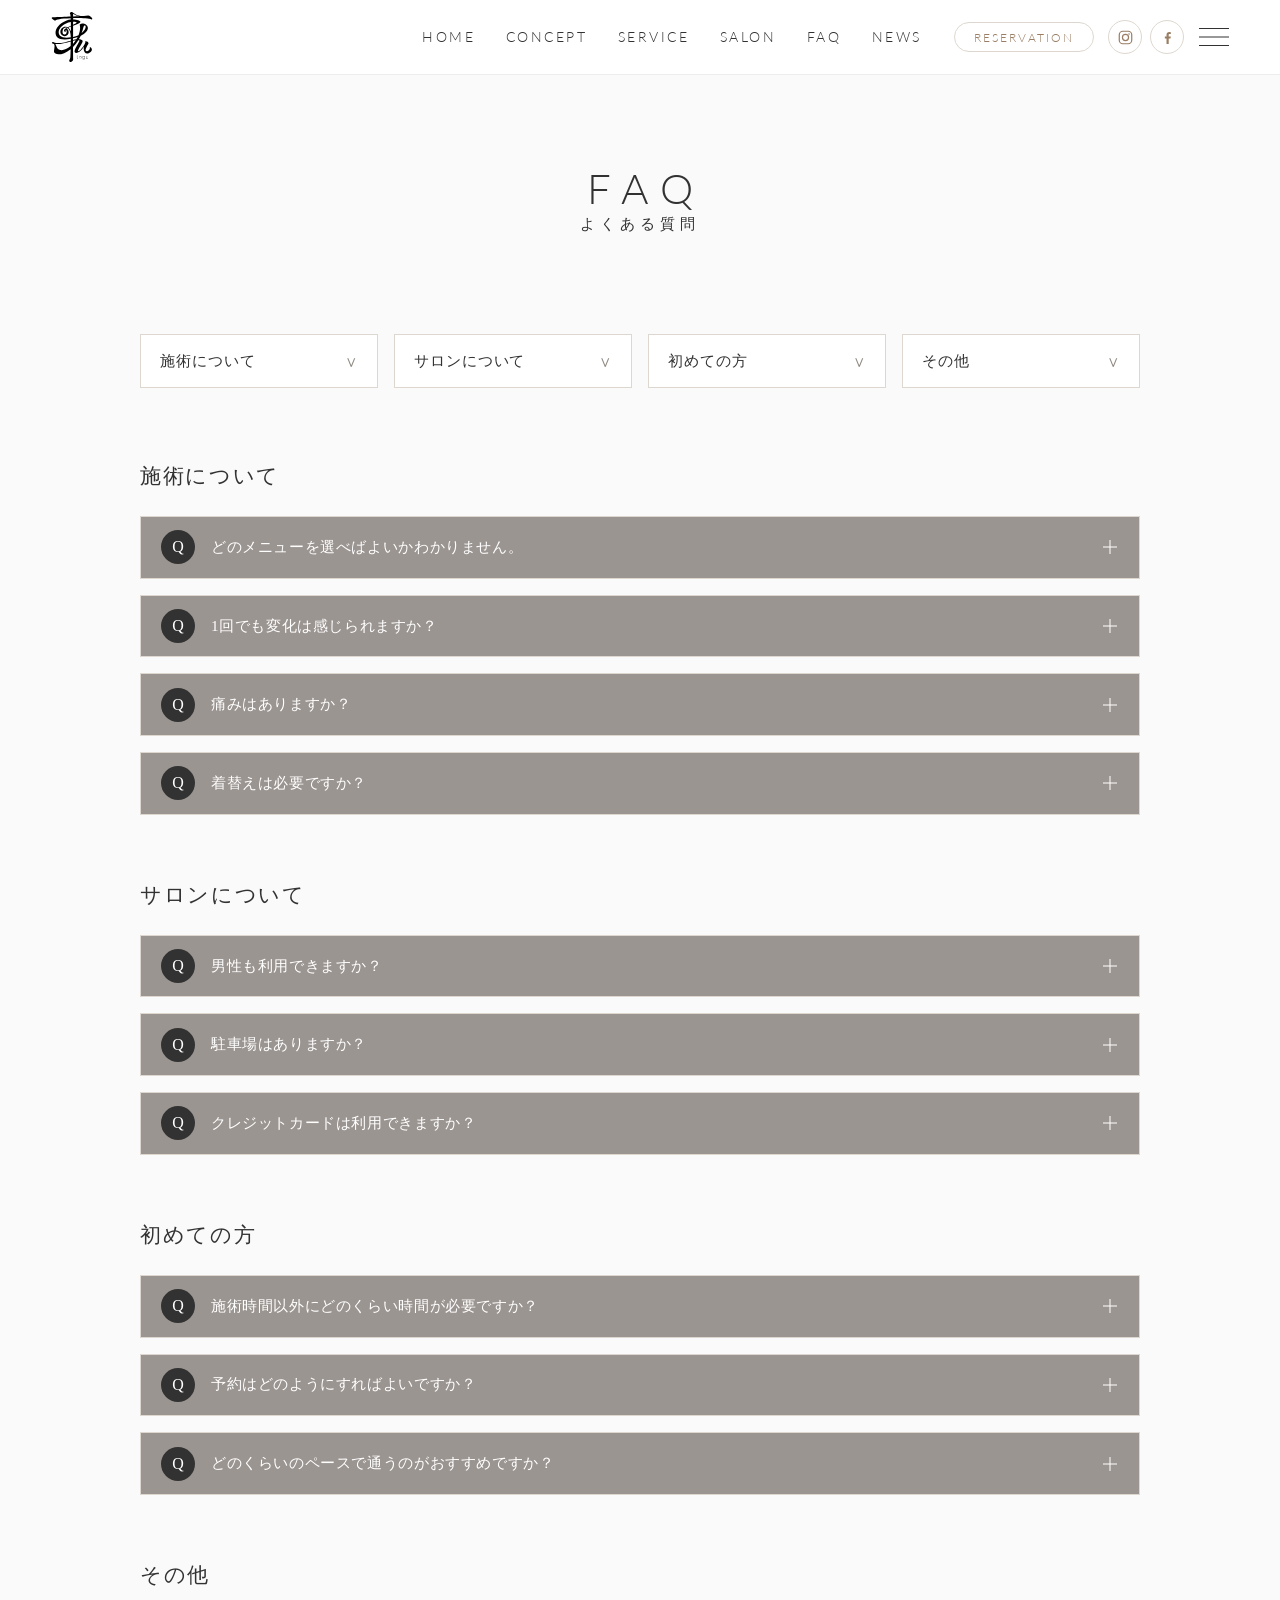
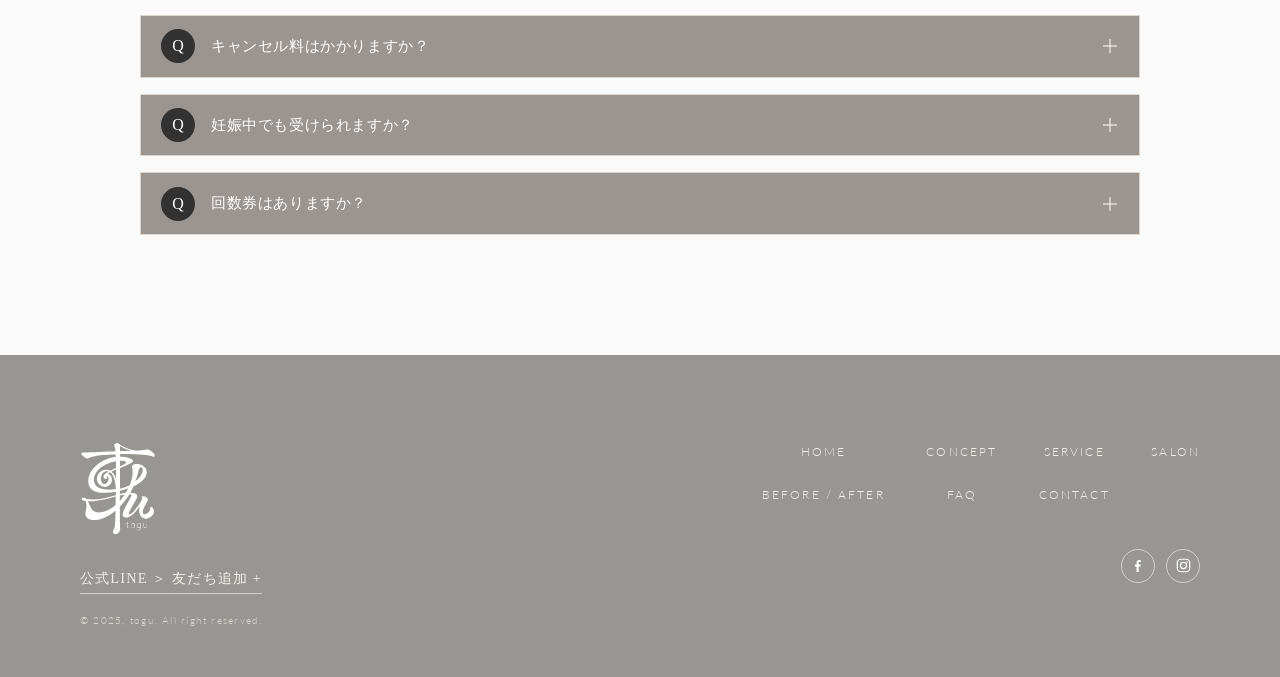
<file: faq.html>
<!DOCTYPE html>
<html lang="ja">
<head>
<meta charset="UTF-8">
<meta name="viewport" content="width=device-width, initial-scale=1.0">
<title>FAQ ｜ TOGU - Body Design Spa</title>
<meta name="description" content="TOGUへのよくある質問。施術について・サロンについて・初めての方・その他のご質問にお答えします。">
<link rel="preconnect" href="https://fonts.googleapis.com">
<link rel="preconnect" href="https://fonts.gstatic.com" crossorigin>
<link href="https://fonts.googleapis.com/css2?family=Lato:wght@100;300&display=swap" rel="stylesheet">
<link rel="stylesheet" href="assets/css/style.css">
  <link rel="icon" href="/favicon.ico" sizes="any">
  <link rel="icon" type="image/svg+xml" href="/favicon.svg">
  <link rel="apple-touch-icon" href="/apple-touch-icon.png">
  <link rel="manifest" href="/site.webmanifest">
</head>
<body>

<!-- ===================== Header (solid) ===================== -->
<header class="site-header" data-solid="true">
  <a href="/" class="site-header__logo" aria-label="TOGU">
    <img class="logo-wh" src="images/common/logo-wh.svg" alt="TOGU">
    <img class="logo-bk" src="images/common/logo-bk.svg" alt="TOGU">
  </a>
  <nav class="gnav">
    <ul class="gnav__list">
      <li><a href="/">HOME</a></li>
      <li><a href="/concept">CONCEPT</a></li>
      <li><a href="/service">SERVICE</a></li>
      <li><a href="/salon">SALON</a></li>
      <li><a href="/faq">FAQ</a></li>
      <li><a href="/news/">NEWS</a></li>
    </ul>
    <div class="header-actions">
      <a class="btn-reserve" data-link="line" href="#" target="_blank" rel="noopener">RESERVATION</a>
      <div class="header-sns">
        <a class="sns-ico" data-link="instagram" href="#" target="_blank" rel="noopener" aria-label="Instagram">
          <svg viewBox="0 0 24 24" fill="none" aria-hidden="true">
            <rect class="ico-stroke" x="3.2" y="3.2" width="17.6" height="17.6" rx="5" stroke-width="1.7"/>
            <circle class="ico-stroke" cx="12" cy="12" r="4.3" stroke-width="1.7"/>
            <circle class="ico-fill" cx="17" cy="7" r="1.15"/>
          </svg>
        </a>
        <a class="sns-ico" data-link="facebook" href="#" target="_blank" rel="noopener" aria-label="Facebook">
          <svg viewBox="0 0 24 24" fill="none" aria-hidden="true">
            <path class="ico-fill" d="M13.7 21v-7.6h2.55l.38-2.96H13.7V8.55c0-.86.24-1.44 1.47-1.44h1.57V4.46a21 21 0 0 0-2.29-.12c-2.27 0-3.82 1.38-3.82 3.92v2.18H8.25v2.96h2.35V21h3.1Z"/>
          </svg>
        </a>
      </div>
      <button class="header-hamburger" aria-label="メニュー"><span></span><span></span><span></span></button>
    </div>
  </nav>
</header>

<div class="drawer">
  <a href="/">HOME</a>
  <a href="/concept">CONCEPT</a>
  <a href="/service">SERVICE</a>
  <a href="/salon">SALON</a>
  <a href="/beforeafter">BEFORE / AFTER</a>
  <a href="/faq">FAQ</a>
  <a href="/news/">NEWS</a>
  <a data-link="line" href="#" target="_blank" rel="noopener">RESERVATION</a>
  <div class="drawer-sns">
    <a class="sns-ico" data-link="instagram" href="#" target="_blank" rel="noopener" aria-label="Instagram">
      <svg viewBox="0 0 24 24" fill="none" aria-hidden="true">
        <rect class="ico-stroke" x="3.2" y="3.2" width="17.6" height="17.6" rx="5" stroke-width="1.7"/>
        <circle class="ico-stroke" cx="12" cy="12" r="4.3" stroke-width="1.7"/>
        <circle class="ico-fill" cx="17" cy="7" r="1.15"/>
      </svg>
    </a>
    <a class="sns-ico" data-link="facebook" href="#" target="_blank" rel="noopener" aria-label="Facebook">
      <svg viewBox="0 0 24 24" fill="none" aria-hidden="true">
        <path class="ico-fill" d="M13.7 21v-7.6h2.55l.38-2.96H13.7V8.55c0-.86.24-1.44 1.47-1.44h1.57V4.46a21 21 0 0 0-2.29-.12c-2.27 0-3.82 1.38-3.82 3.92v2.18H8.25v2.96h2.35V21h3.1Z"/>
      </svg>
    </a>
  </div>
</div>

<main>

<!-- ===================== Page title ===================== -->
<section class="page-title">
  <p class="en">FAQ</p>
  <p class="jp">よくある質問</p>
</section>

<!-- ===================== FAQ ===================== -->
<section class="faq">
  <div class="inner">

    <!-- category nav -->
    <nav class="faq-nav reveal">
      <a class="faq-nav__item" href="#faq-treatment"><span>施術について</span><span class="chev">&or;</span></a>
      <a class="faq-nav__item" href="#faq-salon"><span>サロンについて</span><span class="chev">&or;</span></a>
      <a class="faq-nav__item" href="#faq-first"><span>初めての方</span><span class="chev">&or;</span></a>
      <a class="faq-nav__item" href="#faq-other"><span>その他</span><span class="chev">&or;</span></a>
    </nav>

    <!-- 施術について -->
    <div class="faq-cat" id="faq-treatment">
      <h2 class="faq-cat__title reveal">施術について</h2>

      <div class="faq-item reveal">
        <button class="faq-q"><span class="faq-q__mark">Q</span><span class="faq-q__text">どのメニューを選べばよいかわかりません。</span><span class="faq-q__toggle"></span></button>
        <div class="faq-a"><div class="faq-a__inner"><span class="faq-a__mark">A</span><p>ご来店時のカウンセリングでお身体やお悩みに合わせて最適なコースをご提案いたします。ご予約時は気になるメニューをお選びください。</p></div></div>
      </div>
      <div class="faq-item reveal">
        <button class="faq-q"><span class="faq-q__mark">Q</span><span class="faq-q__text">1回でも変化は感じられますか？</span><span class="faq-q__toggle"></span></button>
        <div class="faq-a"><div class="faq-a__inner"><span class="faq-a__mark">A</span><p>多くのお客様が施術後のボディラインやフェイスラインの変化をご実感されています。ただし効果には個人差があります。</p></div></div>
      </div>
      <div class="faq-item reveal">
        <button class="faq-q"><span class="faq-q__mark">Q</span><span class="faq-q__text">痛みはありますか？</span><span class="faq-q__toggle"></span></button>
        <div class="faq-a"><div class="faq-a__inner"><span class="faq-a__mark">A</span><p>強い刺激を目的とした施術ではありません。お身体の状態に合わせて圧を調整しながら施術を行います。</p></div></div>
      </div>
      <div class="faq-item reveal">
        <button class="faq-q"><span class="faq-q__mark">Q</span><span class="faq-q__text">着替えは必要ですか？</span><span class="faq-q__toggle"></span></button>
        <div class="faq-a"><div class="faq-a__inner"><span class="faq-a__mark">A</span><p>施術着をご用意しておりますので、お仕事帰りやお出かけ前でもお気軽にご来店いただけます。</p></div></div>
      </div>
    </div>

    <!-- サロンについて -->
    <div class="faq-cat" id="faq-salon">
      <h2 class="faq-cat__title reveal">サロンについて</h2>

      <div class="faq-item reveal">
        <button class="faq-q"><span class="faq-q__mark">Q</span><span class="faq-q__text">男性も利用できますか？</span><span class="faq-q__toggle"></span></button>
        <div class="faq-a"><div class="faq-a__inner"><span class="faq-a__mark">A</span><p>ご紹介のお客様、または既存のお客様のご家族に限りご案内しております。</p></div></div>
      </div>
      <div class="faq-item reveal">
        <button class="faq-q"><span class="faq-q__mark">Q</span><span class="faq-q__text">駐車場はありますか？</span><span class="faq-q__toggle"></span></button>
        <div class="faq-a"><div class="faq-a__inner"><span class="faq-a__mark">A</span><p>専用駐車場はございませんが、サロン近隣に複数のコインパーキングがございます。お車でご来店のお客様には、駐車料金の一部として500円を当サロンにて負担させていただいております。</p></div></div>
      </div>
      <div class="faq-item reveal">
        <button class="faq-q"><span class="faq-q__mark">Q</span><span class="faq-q__text">クレジットカードは利用できますか？</span><span class="faq-q__toggle"></span></button>
        <div class="faq-a"><div class="faq-a__inner"><span class="faq-a__mark">A</span><p>各種クレジットカード、電子決済をご利用いただけます。</p></div></div>
      </div>
    </div>

    <!-- 初めての方 -->
    <div class="faq-cat" id="faq-first">
      <h2 class="faq-cat__title reveal">初めての方</h2>

      <div class="faq-item reveal">
        <button class="faq-q"><span class="faq-q__mark">Q</span><span class="faq-q__text">施術時間以外にどのくらい時間が必要ですか？</span><span class="faq-q__toggle"></span></button>
        <div class="faq-a"><div class="faq-a__inner"><span class="faq-a__mark">A</span><p>カウンセリングやお着替えのお時間として、施術時間に加えて20〜30分程度お時間に余裕をもってお越しください。</p></div></div>
      </div>
      <div class="faq-item reveal">
        <button class="faq-q"><span class="faq-q__mark">Q</span><span class="faq-q__text">予約はどのようにすればよいですか？</span><span class="faq-q__toggle"></span></button>
        <div class="faq-a"><div class="faq-a__inner"><span class="faq-a__mark">A</span><p>公式LINEより承っております。</p></div></div>
      </div>
      <div class="faq-item reveal">
        <button class="faq-q"><span class="faq-q__mark">Q</span><span class="faq-q__text">どのくらいのペースで通うのがおすすめですか？</span><span class="faq-q__toggle"></span></button>
        <div class="faq-a"><div class="faq-a__inner"><span class="faq-a__mark">A</span><p>目的によって異なりますが、最初は2〜4週間に1回、その後はメンテナンスとして月1回程度をおすすめしております。</p></div></div>
      </div>
    </div>

    <!-- その他 -->
    <div class="faq-cat" id="faq-other">
      <h2 class="faq-cat__title reveal">その他</h2>

      <div class="faq-item reveal">
        <button class="faq-q"><span class="faq-q__mark">Q</span><span class="faq-q__text">キャンセル料はかかりますか？</span><span class="faq-q__toggle"></span></button>
        <div class="faq-a"><div class="faq-a__inner"><span class="faq-a__mark">A</span><p>前日キャンセルは施術料金の50％、当日キャンセルは100％を頂戴しております。</p></div></div>
      </div>
      <div class="faq-item reveal">
        <button class="faq-q"><span class="faq-q__mark">Q</span><span class="faq-q__text">妊娠中でも受けられますか？</span><span class="faq-q__toggle"></span></button>
        <div class="faq-a"><div class="faq-a__inner"><span class="faq-a__mark">A</span><p>安全面を考慮し、一部メニューはお受けいただけない場合がございます。事前にご相談ください。</p></div></div>
      </div>
      <div class="faq-item reveal">
        <button class="faq-q"><span class="faq-q__mark">Q</span><span class="faq-q__text">回数券はありますか？</span><span class="faq-q__toggle"></span></button>
        <div class="faq-a"><div class="faq-a__inner"><span class="faq-a__mark">A</span><p>継続して通いやすいメンバー様向けプログラムをご用意しております。詳細はご来店時にご案内しております。</p></div></div>
      </div>
    </div>

  </div>
</section>

</main>

<!-- ===================== Footer ===================== -->
<footer class="site-footer">
  <div class="inner">
    <div class="site-footer__grid">
      <div class="site-footer__brand">
        <img src="images/common/logo-wh.svg" alt="TOGU">
        <a class="footer-line" data-link="line" href="#" target="_blank" rel="noopener">公式LINE ＞ 友だち追加 +</a>
        <p class="copy">© 2025, togu. All right reserved.</p>
      </div>
      <div class="site-footer__right">
        <nav class="footer-nav">
          <a href="/">HOME</a>
          <a href="/concept">CONCEPT</a>
          <a href="/service">SERVICE</a>
          <a href="/salon">SALON</a>
          <a href="/beforeafter">BEFORE / AFTER</a>
          <a href="/faq">FAQ</a>
          <a href="/news/contact/">CONTACT</a>
        </nav>
        <div class="footer-sns">
          <a class="sns-ico" data-link="facebook" href="#" target="_blank" rel="noopener" aria-label="Facebook">
            <svg viewBox="0 0 24 24" fill="none" aria-hidden="true">
              <path class="ico-fill" d="M13.7 21v-7.6h2.55l.38-2.96H13.7V8.55c0-.86.24-1.44 1.47-1.44h1.57V4.46a21 21 0 0 0-2.29-.12c-2.27 0-3.82 1.38-3.82 3.92v2.18H8.25v2.96h2.35V21h3.1Z"/>
            </svg>
          </a>
          <a class="sns-ico" data-link="instagram" href="#" target="_blank" rel="noopener" aria-label="Instagram">
            <svg viewBox="0 0 24 24" fill="none" aria-hidden="true">
              <rect class="ico-stroke" x="3.2" y="3.2" width="17.6" height="17.6" rx="5" stroke-width="1.7"/>
              <circle class="ico-stroke" cx="12" cy="12" r="4.3" stroke-width="1.7"/>
              <circle class="ico-fill" cx="17" cy="7" r="1.15"/>
            </svg>
          </a>
        </div>
      </div>
    </div>
  </div>
</footer>

<script src="assets/js/config.js"></script>
<script src="assets/js/main.js"></script>
</body>
</html>
</file>
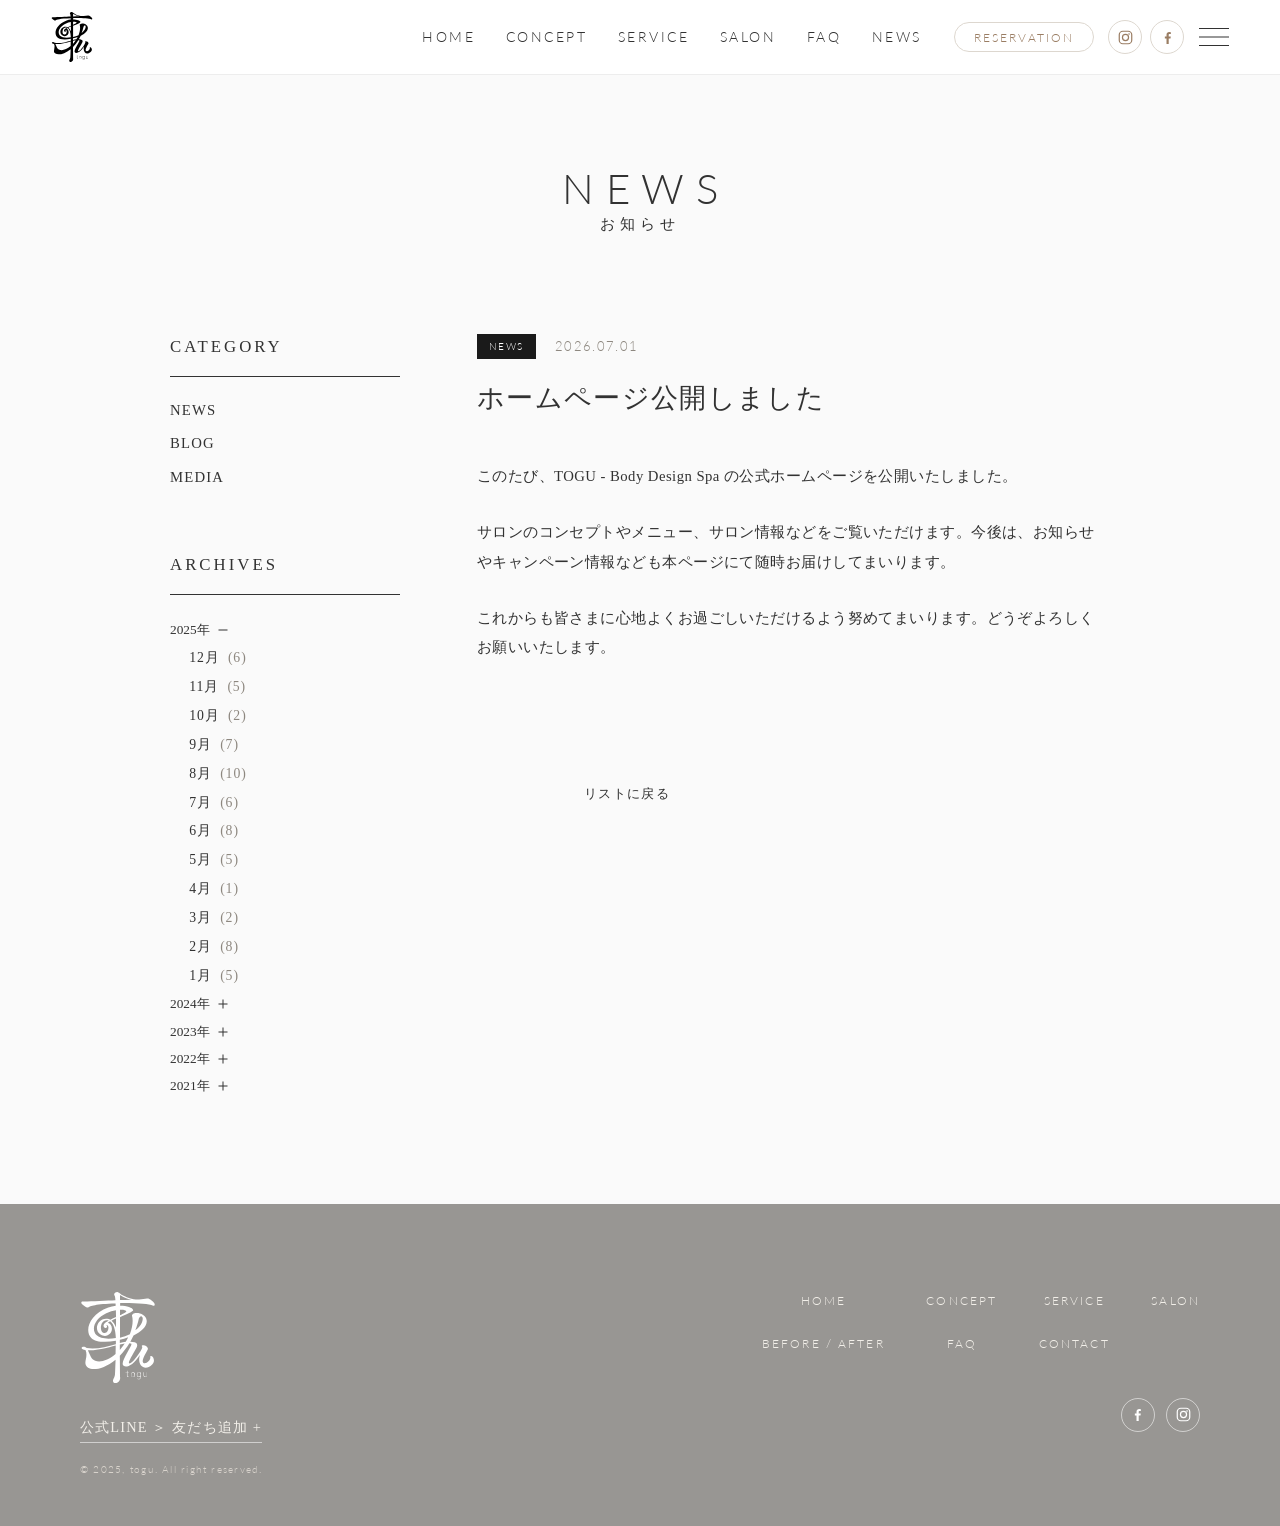
<file: news-single.html>
<!DOCTYPE html>
<html lang="ja">
<head>
<meta charset="UTF-8">
<meta name="viewport" content="width=device-width, initial-scale=1.0">
<title>タイトルが入ります。 ｜ NEWS ｜ TOGU - Body Design Spa</title>
<meta name="description" content="TOGUからのお知らせ・ブログ・メディア掲載情報。">
<link rel="preconnect" href="https://fonts.googleapis.com">
<link rel="preconnect" href="https://fonts.gstatic.com" crossorigin>
<link href="https://fonts.googleapis.com/css2?family=Lato:wght@100;300&display=swap" rel="stylesheet">
<link rel="stylesheet" href="assets/css/style.css">
  <link rel="icon" href="/favicon.ico" sizes="any">
  <link rel="icon" type="image/svg+xml" href="/favicon.svg">
  <link rel="apple-touch-icon" href="/apple-touch-icon.png">
  <link rel="manifest" href="/site.webmanifest">
</head>
<body>

<!-- ===================== Header ===================== -->
<header class="site-header" data-solid="true">
  <a href="/" class="site-header__logo" aria-label="TOGU">
    <img class="logo-wh" src="images/common/logo-wh.svg" alt="TOGU">
    <img class="logo-bk" src="images/common/logo-bk.svg" alt="TOGU">
  </a>
  <nav class="gnav">
    <ul class="gnav__list">
      <li><a href="/">HOME</a></li>
      <li><a href="/concept">CONCEPT</a></li>
      <li><a href="/service">SERVICE</a></li>
      <li><a href="/salon">SALON</a></li>
      <li><a href="/faq">FAQ</a></li>
      <li><a href="/news/">NEWS</a></li>
    </ul>
    <div class="header-actions">
      <a class="btn-reserve" data-link="line" href="#" target="_blank" rel="noopener">RESERVATION</a>
      <div class="header-sns">
        <a class="sns-ico" data-link="instagram" href="#" target="_blank" rel="noopener" aria-label="Instagram">
          <svg viewBox="0 0 24 24" fill="none" aria-hidden="true">
            <rect class="ico-stroke" x="3.2" y="3.2" width="17.6" height="17.6" rx="5" stroke-width="1.7"/>
            <circle class="ico-stroke" cx="12" cy="12" r="4.3" stroke-width="1.7"/>
            <circle class="ico-fill" cx="17" cy="7" r="1.15"/>
          </svg>
        </a>
        <a class="sns-ico" data-link="facebook" href="#" target="_blank" rel="noopener" aria-label="Facebook">
          <svg viewBox="0 0 24 24" fill="none" aria-hidden="true">
            <path class="ico-fill" d="M13.7 21v-7.6h2.55l.38-2.96H13.7V8.55c0-.86.24-1.44 1.47-1.44h1.57V4.46a21 21 0 0 0-2.29-.12c-2.27 0-3.82 1.38-3.82 3.92v2.18H8.25v2.96h2.35V21h3.1Z"/>
          </svg>
        </a>
      </div>
      <button class="header-hamburger" aria-label="メニュー"><span></span><span></span><span></span></button>
    </div>
  </nav>
</header>

<div class="drawer">
  <a href="/">HOME</a>
  <a href="/concept">CONCEPT</a>
  <a href="/service">SERVICE</a>
  <a href="/salon">SALON</a>
  <a href="/beforeafter">BEFORE / AFTER</a>
  <a href="/faq">FAQ</a>
  <a href="/news/">NEWS</a>
  <a data-link="line" href="#" target="_blank" rel="noopener">RESERVATION</a>
  <div class="drawer-sns">
    <a class="sns-ico" data-link="instagram" href="#" target="_blank" rel="noopener" aria-label="Instagram">
      <svg viewBox="0 0 24 24" fill="none" aria-hidden="true">
        <rect class="ico-stroke" x="3.2" y="3.2" width="17.6" height="17.6" rx="5" stroke-width="1.7"/>
        <circle class="ico-stroke" cx="12" cy="12" r="4.3" stroke-width="1.7"/>
        <circle class="ico-fill" cx="17" cy="7" r="1.15"/>
      </svg>
    </a>
    <a class="sns-ico" data-link="facebook" href="#" target="_blank" rel="noopener" aria-label="Facebook">
      <svg viewBox="0 0 24 24" fill="none" aria-hidden="true">
        <path class="ico-fill" d="M13.7 21v-7.6h2.55l.38-2.96H13.7V8.55c0-.86.24-1.44 1.47-1.44h1.57V4.46a21 21 0 0 0-2.29-.12c-2.27 0-3.82 1.38-3.82 3.92v2.18H8.25v2.96h2.35V21h3.1Z"/>
      </svg>
    </a>
  </div>
</div>

<main>

<!-- ===================== Page title ===================== -->
<section class="page-title">
  <p class="en">NEWS</p>
  <p class="jp">お知らせ</p>
</section>

<!-- ===================== News detail ===================== -->
<section class="news-archive">
  <div class="news-archive__grid">

    <!-- ----- Sidebar (一覧と共通) ----- -->
    <aside class="news-side">
      <div class="news-side__sec">
        <h2 class="news-side__title">CATEGORY</h2>
        <nav class="news-side__list">
          <a href="/news/">NEWS</a>
          <a href="/news/">BLOG</a>
          <a href="/news/">MEDIA</a>
        </nav>
      </div>

      <div class="news-side__sec">
        <h2 class="news-side__title">ARCHIVES</h2>
        <div class="news-side__archives">
          <div class="arch-year is-open">
            <button class="arch-year__head" type="button">2025年<span class="arch-year__toggle"></span></button>
            <div class="arch-year__months">
              <a href="/news/">12月<span class="cnt">(6)</span></a>
              <a href="/news/">11月<span class="cnt">(5)</span></a>
              <a href="/news/">10月<span class="cnt">(2)</span></a>
              <a href="/news/">9月<span class="cnt">(7)</span></a>
              <a href="/news/">8月<span class="cnt">(10)</span></a>
              <a href="/news/">7月<span class="cnt">(6)</span></a>
              <a href="/news/">6月<span class="cnt">(8)</span></a>
              <a href="/news/">5月<span class="cnt">(5)</span></a>
              <a href="/news/">4月<span class="cnt">(1)</span></a>
              <a href="/news/">3月<span class="cnt">(2)</span></a>
              <a href="/news/">2月<span class="cnt">(8)</span></a>
              <a href="/news/">1月<span class="cnt">(5)</span></a>
            </div>
          </div>
          <div class="arch-year">
            <button class="arch-year__head" type="button">2024年<span class="arch-year__toggle"></span></button>
            <div class="arch-year__months"></div>
          </div>
          <div class="arch-year">
            <button class="arch-year__head" type="button">2023年<span class="arch-year__toggle"></span></button>
            <div class="arch-year__months"></div>
          </div>
          <div class="arch-year">
            <button class="arch-year__head" type="button">2022年<span class="arch-year__toggle"></span></button>
            <div class="arch-year__months"></div>
          </div>
          <div class="arch-year">
            <button class="arch-year__head" type="button">2021年<span class="arch-year__toggle"></span></button>
            <div class="arch-year__months"></div>
          </div>
        </div>
      </div>
    </aside>

    <!-- ----- Detail ----- -->
    <div class="news-detail">
      <article>
        <div class="news-detail__meta">
          <span class="news-badge">NEWS</span>
          <span class="news-card__date">2026.07.01</span>
        </div>
        <h1 class="news-detail__title">ホームページ公開しました</h1>
        <div class="news-detail__body">
          <p>このたび、TOGU - Body Design Spa の公式ホームページを公開いたしました。</p>
          <p>サロンのコンセプトやメニュー、サロン情報などをご覧いただけます。今後は、お知らせやキャンペーン情報なども本ページにて随時お届けしてまいります。</p>
          <p>これからも皆さまに心地よくお過ごしいただけるよう努めてまいります。どうぞよろしくお願いいたします。</p>
        </div>
      </article>

      <nav class="news-postnav" aria-label="記事ナビゲーション">
        <span class="news-postnav__home"><a href="/news/">リストに戻る</a></span>
      </nav>
    </div>

  </div>
</section>

</main>

<!-- ===================== Footer ===================== -->
<footer class="site-footer">
  <div class="inner">
    <div class="site-footer__grid">
      <div class="site-footer__brand">
        <img src="images/common/logo-wh.svg" alt="TOGU">
        <a class="footer-line" data-link="line" href="#" target="_blank" rel="noopener">公式LINE ＞ 友だち追加 +</a>
        <p class="copy">© 2025, togu. All right reserved.</p>
      </div>
      <div class="site-footer__right">
        <nav class="footer-nav">
          <a href="/">HOME</a>
          <a href="/concept">CONCEPT</a>
          <a href="/service">SERVICE</a>
          <a href="/salon">SALON</a>
          <a href="/beforeafter">BEFORE / AFTER</a>
          <a href="/faq">FAQ</a>
          <a href="/news/contact/">CONTACT</a>
        </nav>
        <div class="footer-sns">
          <a class="sns-ico" data-link="facebook" href="#" target="_blank" rel="noopener" aria-label="Facebook">
            <svg viewBox="0 0 24 24" fill="none" aria-hidden="true">
              <path class="ico-fill" d="M13.7 21v-7.6h2.55l.38-2.96H13.7V8.55c0-.86.24-1.44 1.47-1.44h1.57V4.46a21 21 0 0 0-2.29-.12c-2.27 0-3.82 1.38-3.82 3.92v2.18H8.25v2.96h2.35V21h3.1Z"/>
            </svg>
          </a>
          <a class="sns-ico" data-link="instagram" href="#" target="_blank" rel="noopener" aria-label="Instagram">
            <svg viewBox="0 0 24 24" fill="none" aria-hidden="true">
              <rect class="ico-stroke" x="3.2" y="3.2" width="17.6" height="17.6" rx="5" stroke-width="1.7"/>
              <circle class="ico-stroke" cx="12" cy="12" r="4.3" stroke-width="1.7"/>
              <circle class="ico-fill" cx="17" cy="7" r="1.15"/>
            </svg>
          </a>
        </div>
      </div>
    </div>
  </div>
</footer>

<script src="assets/js/config.js"></script>
<script src="assets/js/main.js"></script>
</body>
</html>
</file>
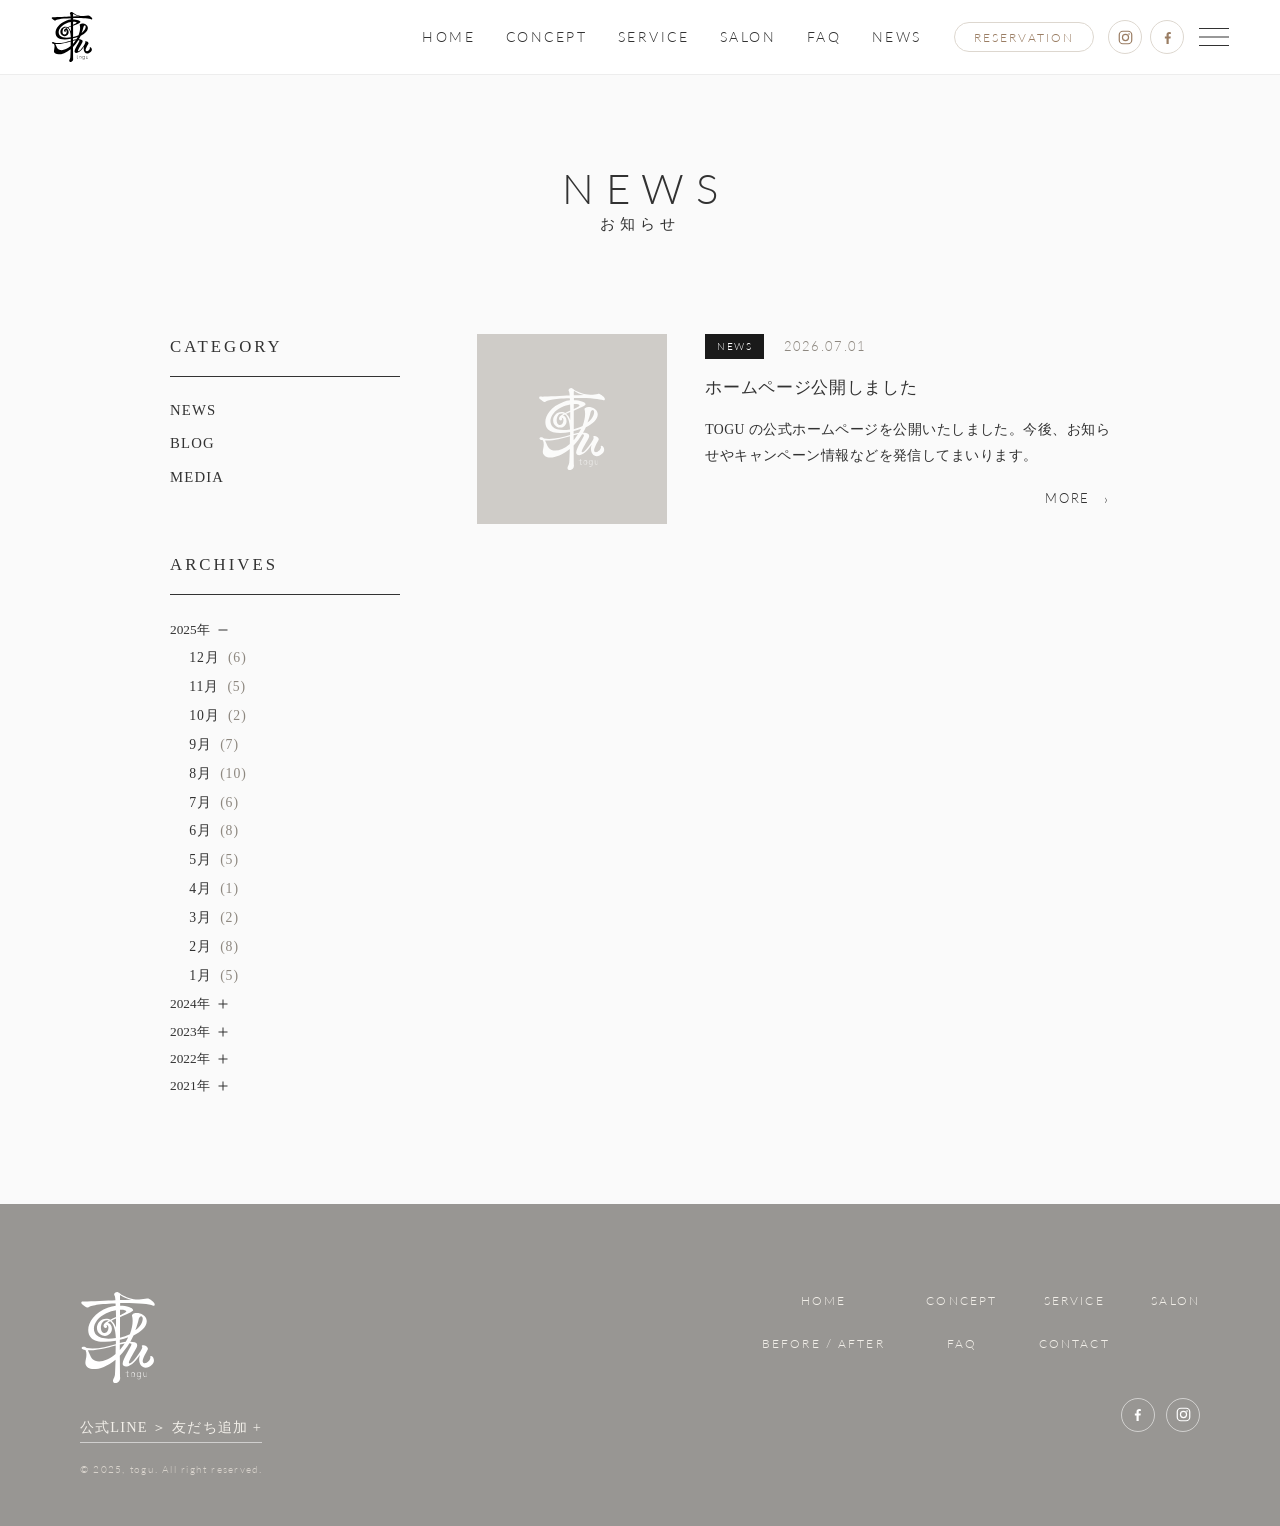
<file: news.html>
<!DOCTYPE html>
<html lang="ja">
<head>
<meta charset="UTF-8">
<meta name="viewport" content="width=device-width, initial-scale=1.0">
<title>NEWS ｜ TOGU - Body Design Spa</title>
<meta name="description" content="TOGUからのお知らせ・ブログ・メディア掲載情報。">
<link rel="preconnect" href="https://fonts.googleapis.com">
<link rel="preconnect" href="https://fonts.gstatic.com" crossorigin>
<link href="https://fonts.googleapis.com/css2?family=Lato:wght@100;300&display=swap" rel="stylesheet">
<link rel="stylesheet" href="assets/css/style.css">
  <link rel="icon" href="/favicon.ico" sizes="any">
  <link rel="icon" type="image/svg+xml" href="/favicon.svg">
  <link rel="apple-touch-icon" href="/apple-touch-icon.png">
  <link rel="manifest" href="/site.webmanifest">
</head>
<body>

<!-- ===================== Header ===================== -->
<header class="site-header" data-solid="true">
  <a href="/" class="site-header__logo" aria-label="TOGU">
    <img class="logo-wh" src="images/common/logo-wh.svg" alt="TOGU">
    <img class="logo-bk" src="images/common/logo-bk.svg" alt="TOGU">
  </a>
  <nav class="gnav">
    <ul class="gnav__list">
      <li><a href="/">HOME</a></li>
      <li><a href="/concept">CONCEPT</a></li>
      <li><a href="/service">SERVICE</a></li>
      <li><a href="/salon">SALON</a></li>
      <li><a href="/faq">FAQ</a></li>
      <li><a href="/news/">NEWS</a></li>
    </ul>
    <div class="header-actions">
      <a class="btn-reserve" data-link="line" href="#" target="_blank" rel="noopener">RESERVATION</a>
      <div class="header-sns">
        <a class="sns-ico" data-link="instagram" href="#" target="_blank" rel="noopener" aria-label="Instagram">
          <svg viewBox="0 0 24 24" fill="none" aria-hidden="true">
            <rect class="ico-stroke" x="3.2" y="3.2" width="17.6" height="17.6" rx="5" stroke-width="1.7"/>
            <circle class="ico-stroke" cx="12" cy="12" r="4.3" stroke-width="1.7"/>
            <circle class="ico-fill" cx="17" cy="7" r="1.15"/>
          </svg>
        </a>
        <a class="sns-ico" data-link="facebook" href="#" target="_blank" rel="noopener" aria-label="Facebook">
          <svg viewBox="0 0 24 24" fill="none" aria-hidden="true">
            <path class="ico-fill" d="M13.7 21v-7.6h2.55l.38-2.96H13.7V8.55c0-.86.24-1.44 1.47-1.44h1.57V4.46a21 21 0 0 0-2.29-.12c-2.27 0-3.82 1.38-3.82 3.92v2.18H8.25v2.96h2.35V21h3.1Z"/>
          </svg>
        </a>
      </div>
      <button class="header-hamburger" aria-label="メニュー"><span></span><span></span><span></span></button>
    </div>
  </nav>
</header>

<div class="drawer">
  <a href="/">HOME</a>
  <a href="/concept">CONCEPT</a>
  <a href="/service">SERVICE</a>
  <a href="/salon">SALON</a>
  <a href="/beforeafter">BEFORE / AFTER</a>
  <a href="/faq">FAQ</a>
  <a href="/news/">NEWS</a>
  <a data-link="line" href="#" target="_blank" rel="noopener">RESERVATION</a>
  <div class="drawer-sns">
    <a class="sns-ico" data-link="instagram" href="#" target="_blank" rel="noopener" aria-label="Instagram">
      <svg viewBox="0 0 24 24" fill="none" aria-hidden="true">
        <rect class="ico-stroke" x="3.2" y="3.2" width="17.6" height="17.6" rx="5" stroke-width="1.7"/>
        <circle class="ico-stroke" cx="12" cy="12" r="4.3" stroke-width="1.7"/>
        <circle class="ico-fill" cx="17" cy="7" r="1.15"/>
      </svg>
    </a>
    <a class="sns-ico" data-link="facebook" href="#" target="_blank" rel="noopener" aria-label="Facebook">
      <svg viewBox="0 0 24 24" fill="none" aria-hidden="true">
        <path class="ico-fill" d="M13.7 21v-7.6h2.55l.38-2.96H13.7V8.55c0-.86.24-1.44 1.47-1.44h1.57V4.46a21 21 0 0 0-2.29-.12c-2.27 0-3.82 1.38-3.82 3.92v2.18H8.25v2.96h2.35V21h3.1Z"/>
      </svg>
    </a>
  </div>
</div>

<main>

<!-- ===================== Page title ===================== -->
<section class="page-title">
  <p class="en">NEWS</p>
  <p class="jp">お知らせ</p>
</section>

<!-- ===================== News archive ===================== -->
<section class="news-archive">
  <div class="news-archive__grid">

    <!-- ----- Sidebar ----- -->
    <aside class="news-side">
      <div class="news-side__sec">
        <h2 class="news-side__title">CATEGORY</h2>
        <nav class="news-side__list">
          <a href="#">NEWS</a>
          <a href="#">BLOG</a>
          <a href="#">MEDIA</a>
        </nav>
      </div>

      <div class="news-side__sec">
        <h2 class="news-side__title">ARCHIVES</h2>
        <div class="news-side__archives">
          <div class="arch-year is-open">
            <button class="arch-year__head" type="button">2025年<span class="arch-year__toggle"></span></button>
            <div class="arch-year__months">
              <a href="#">12月<span class="cnt">(6)</span></a>
              <a href="#">11月<span class="cnt">(5)</span></a>
              <a href="#">10月<span class="cnt">(2)</span></a>
              <a href="#">9月<span class="cnt">(7)</span></a>
              <a href="#">8月<span class="cnt">(10)</span></a>
              <a href="#">7月<span class="cnt">(6)</span></a>
              <a href="#">6月<span class="cnt">(8)</span></a>
              <a href="#">5月<span class="cnt">(5)</span></a>
              <a href="#">4月<span class="cnt">(1)</span></a>
              <a href="#">3月<span class="cnt">(2)</span></a>
              <a href="#">2月<span class="cnt">(8)</span></a>
              <a href="#">1月<span class="cnt">(5)</span></a>
            </div>
          </div>
          <div class="arch-year">
            <button class="arch-year__head" type="button">2024年<span class="arch-year__toggle"></span></button>
            <div class="arch-year__months"></div>
          </div>
          <div class="arch-year">
            <button class="arch-year__head" type="button">2023年<span class="arch-year__toggle"></span></button>
            <div class="arch-year__months"></div>
          </div>
          <div class="arch-year">
            <button class="arch-year__head" type="button">2022年<span class="arch-year__toggle"></span></button>
            <div class="arch-year__months"></div>
          </div>
          <div class="arch-year">
            <button class="arch-year__head" type="button">2021年<span class="arch-year__toggle"></span></button>
            <div class="arch-year__months"></div>
          </div>
        </div>
      </div>
    </aside>

    <!-- ----- Post list ----- -->
    <div class="news-list-col">

      <article class="news-card reveal">
        <a class="news-card__img" href="news-single.html"><img class="news-card__ph" src="images/common/logo-wh.svg" alt="TOGU"></a>
        <div class="news-card__body">
          <div class="news-card__meta">
            <span class="news-badge">NEWS</span>
            <span class="news-card__date">2026.07.01</span>
          </div>
          <h3 class="news-card__title"><a href="news-single.html">ホームページ公開しました</a></h3>
          <p class="news-card__excerpt">TOGU の公式ホームページを公開いたしました。今後、お知らせやキャンペーン情報などを発信してまいります。</p>
          <p class="news-card__more"><a href="news-single.html">MORE</a></p>
        </div>
      </article>

    </div>

  </div>
</section>

</main>

<!-- ===================== Footer ===================== -->
<footer class="site-footer">
  <div class="inner">
    <div class="site-footer__grid">
      <div class="site-footer__brand">
        <img src="images/common/logo-wh.svg" alt="TOGU">
        <a class="footer-line" data-link="line" href="#" target="_blank" rel="noopener">公式LINE ＞ 友だち追加 +</a>
        <p class="copy">© 2025, togu. All right reserved.</p>
      </div>
      <div class="site-footer__right">
        <nav class="footer-nav">
          <a href="/">HOME</a>
          <a href="/concept">CONCEPT</a>
          <a href="/service">SERVICE</a>
          <a href="/salon">SALON</a>
          <a href="/beforeafter">BEFORE / AFTER</a>
          <a href="/faq">FAQ</a>
          <a href="/news/contact/">CONTACT</a>
        </nav>
        <div class="footer-sns">
          <a class="sns-ico" data-link="facebook" href="#" target="_blank" rel="noopener" aria-label="Facebook">
            <svg viewBox="0 0 24 24" fill="none" aria-hidden="true">
              <path class="ico-fill" d="M13.7 21v-7.6h2.55l.38-2.96H13.7V8.55c0-.86.24-1.44 1.47-1.44h1.57V4.46a21 21 0 0 0-2.29-.12c-2.27 0-3.82 1.38-3.82 3.92v2.18H8.25v2.96h2.35V21h3.1Z"/>
            </svg>
          </a>
          <a class="sns-ico" data-link="instagram" href="#" target="_blank" rel="noopener" aria-label="Instagram">
            <svg viewBox="0 0 24 24" fill="none" aria-hidden="true">
              <rect class="ico-stroke" x="3.2" y="3.2" width="17.6" height="17.6" rx="5" stroke-width="1.7"/>
              <circle class="ico-stroke" cx="12" cy="12" r="4.3" stroke-width="1.7"/>
              <circle class="ico-fill" cx="17" cy="7" r="1.15"/>
            </svg>
          </a>
        </div>
      </div>
    </div>
  </div>
</footer>

<script src="assets/js/config.js"></script>
<script src="assets/js/main.js"></script>
</body>
</html>
</file>
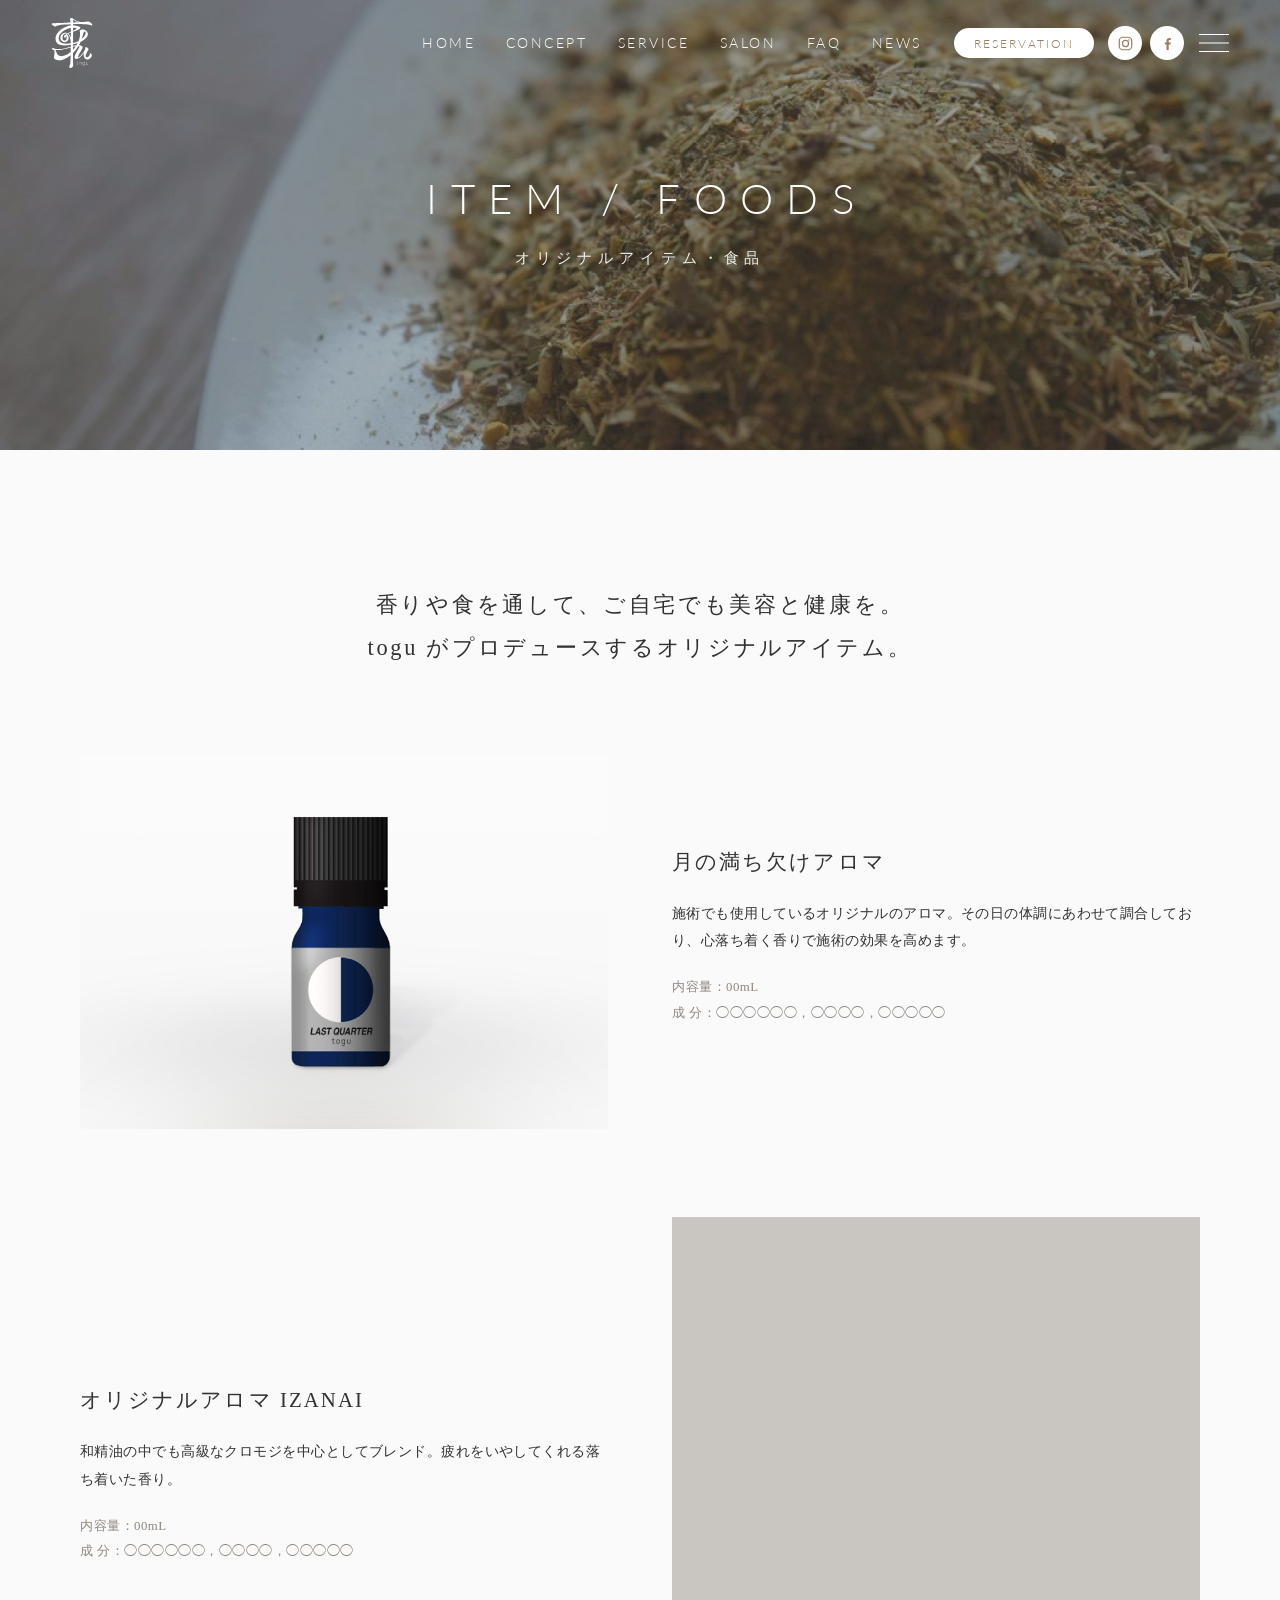
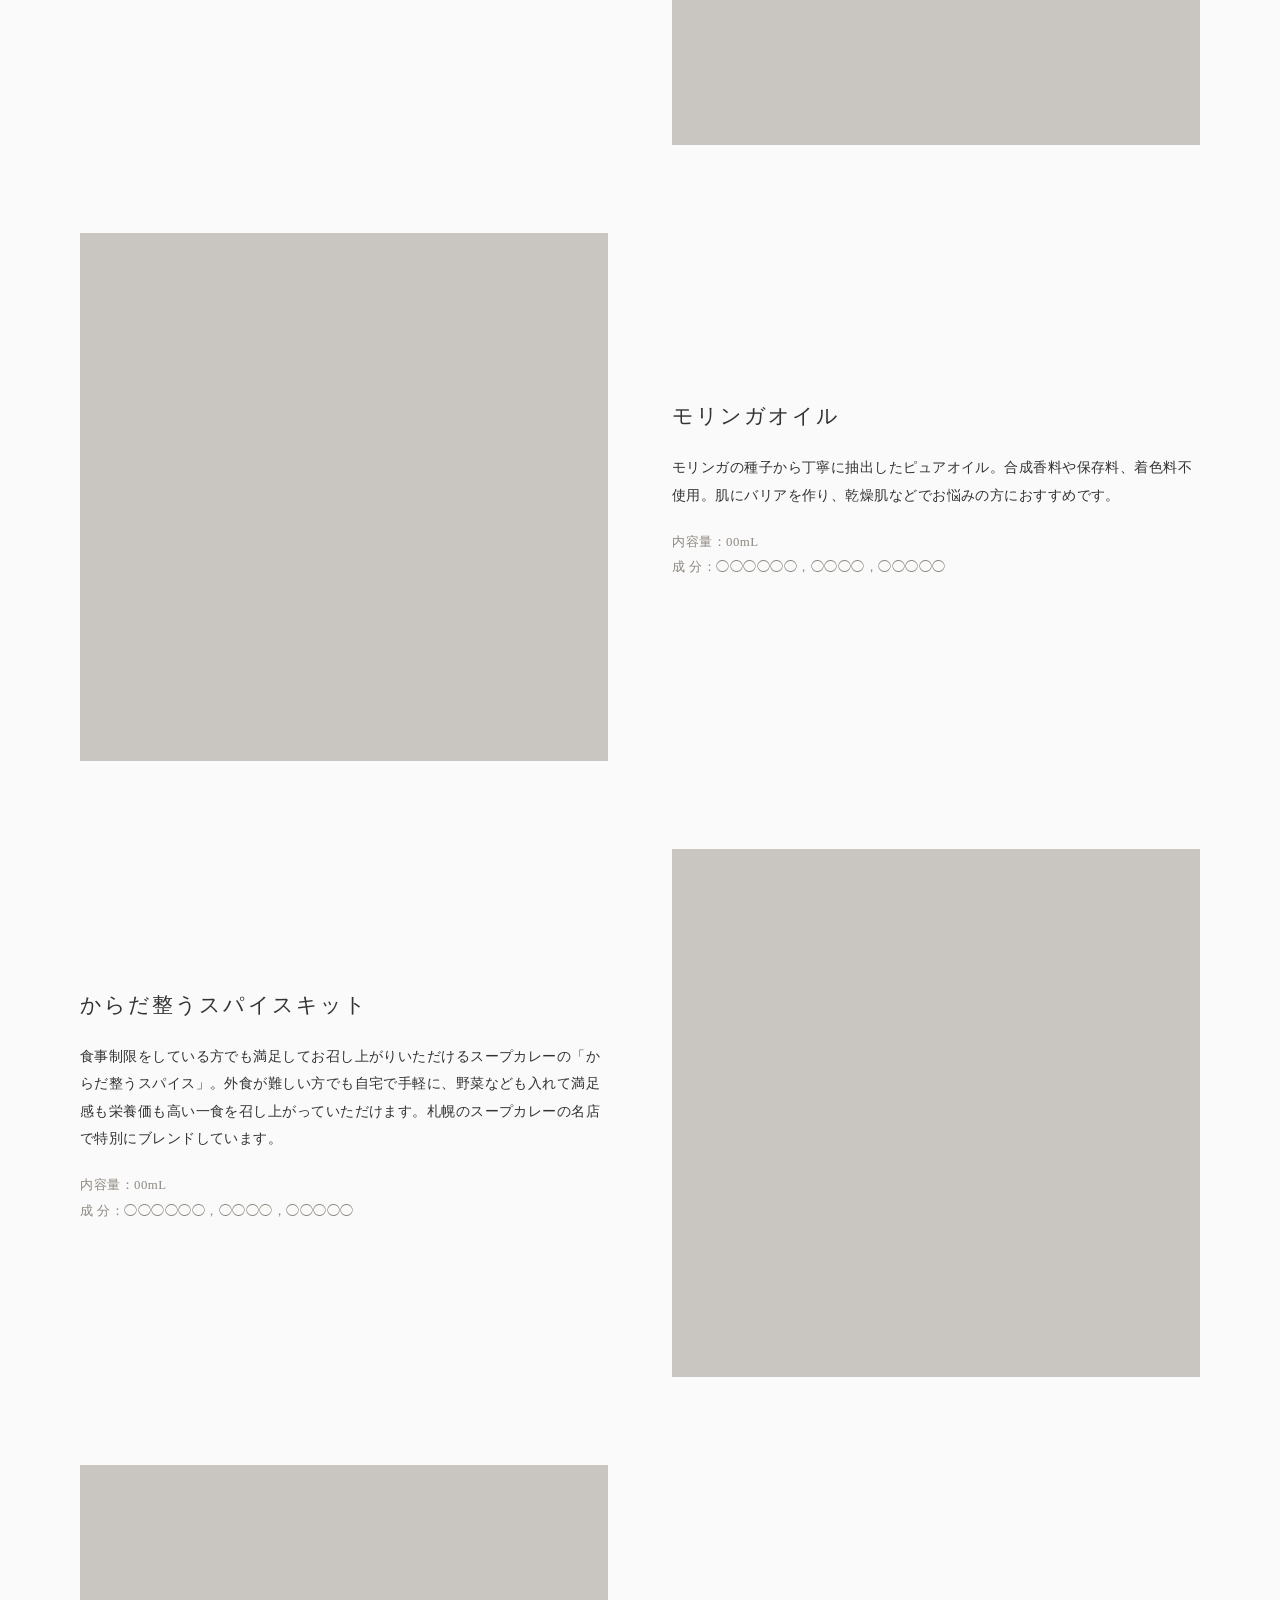
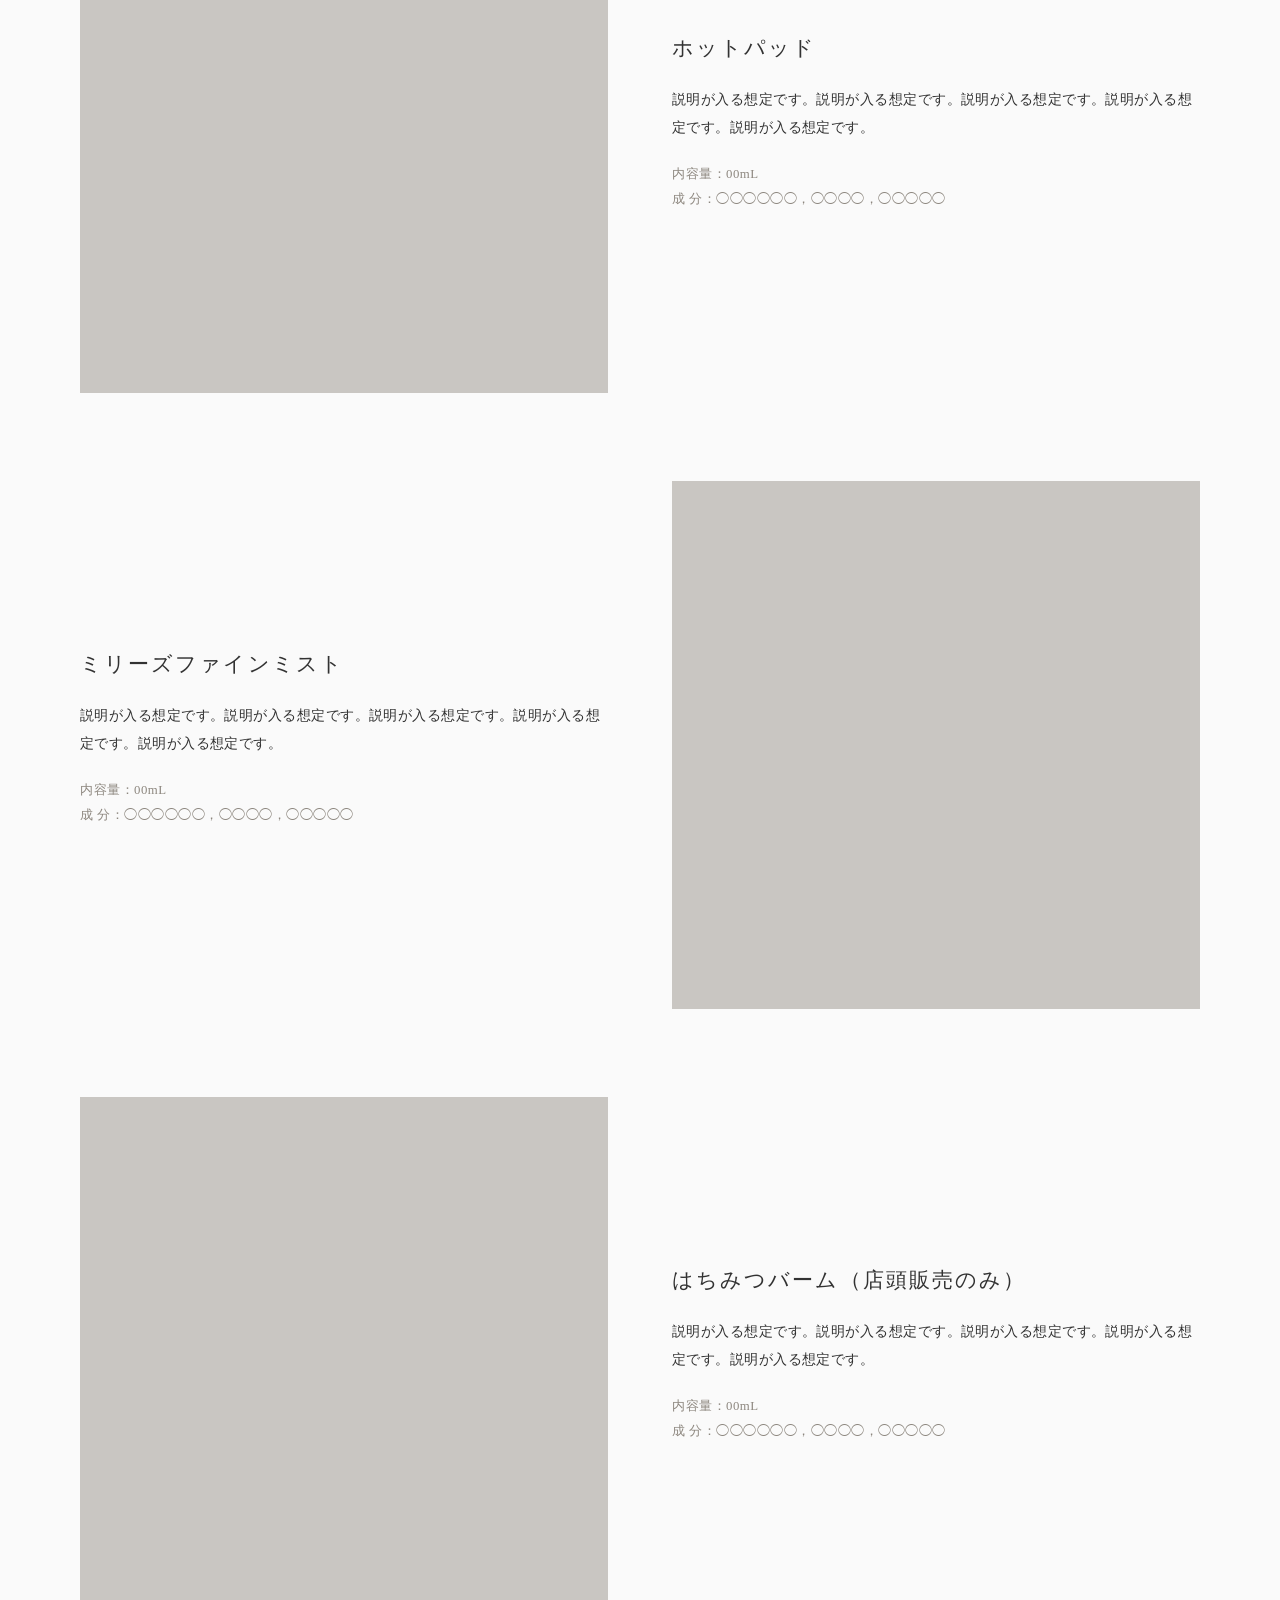
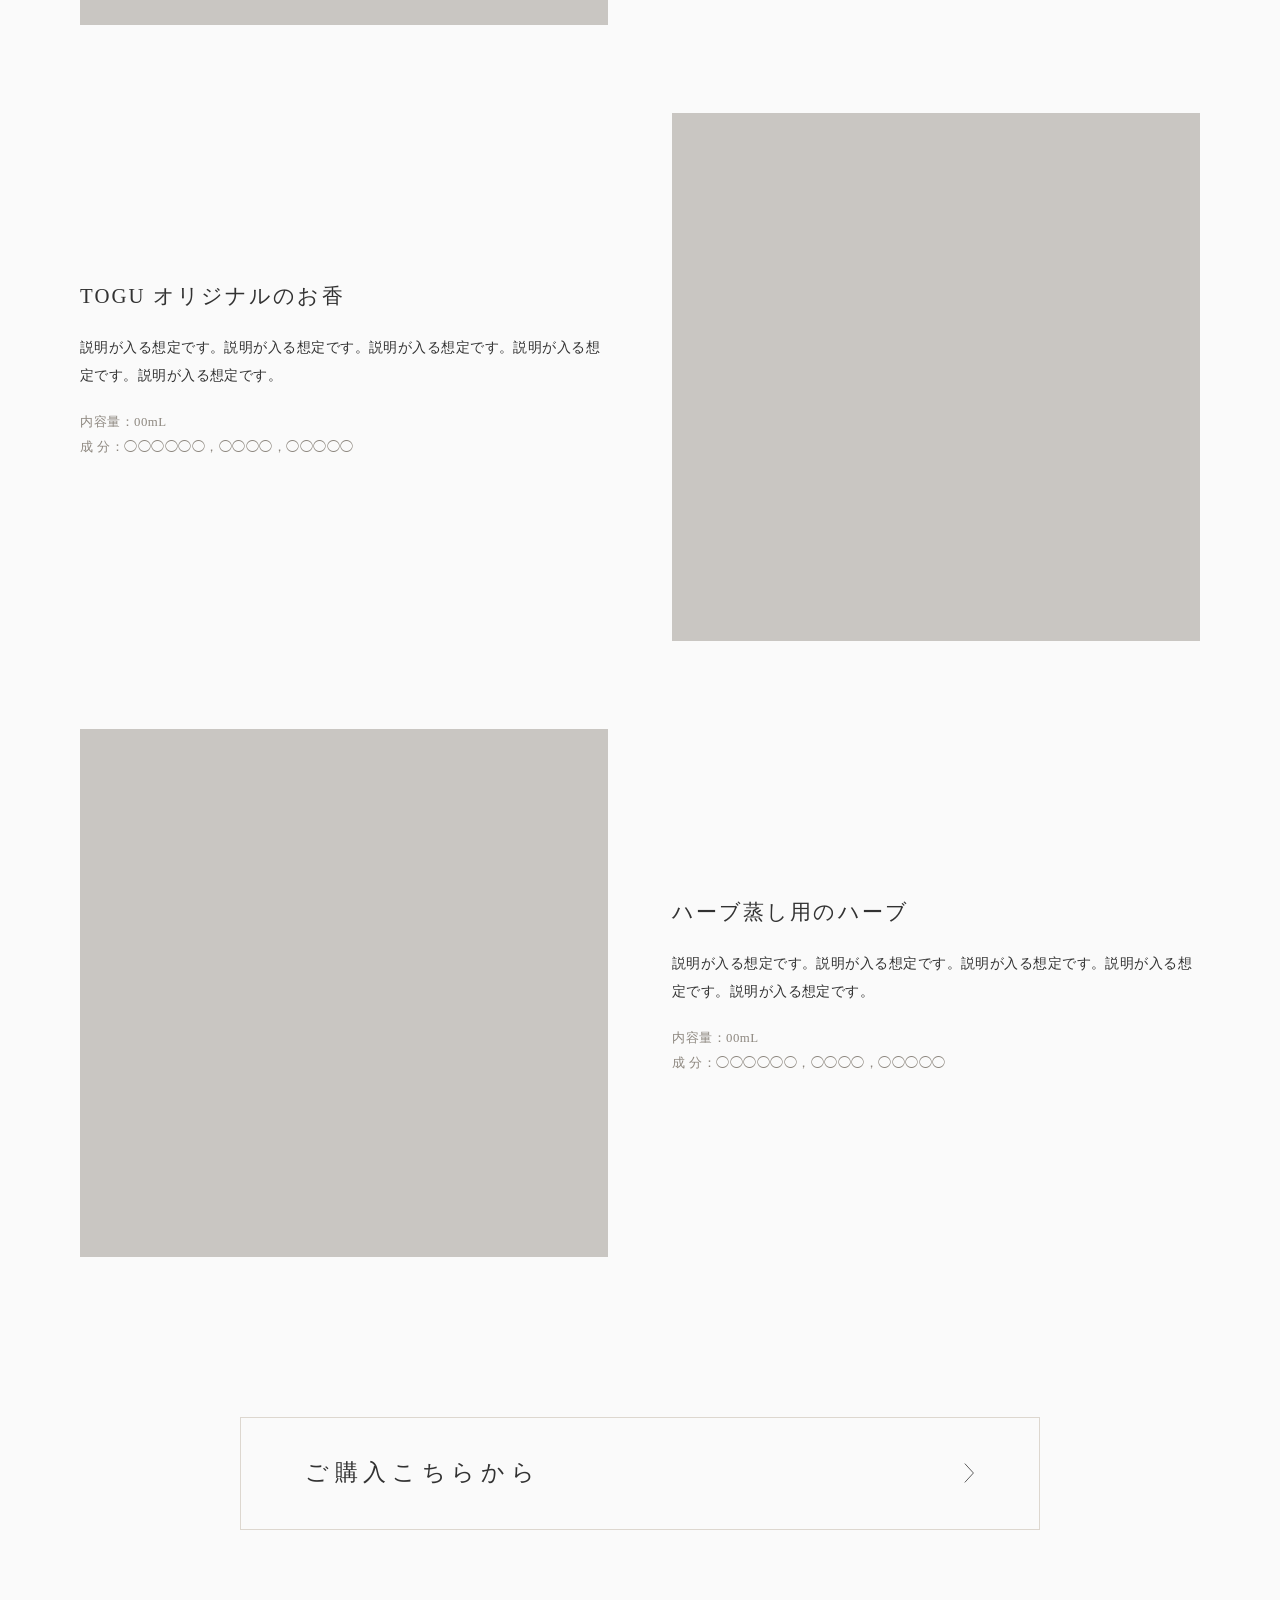
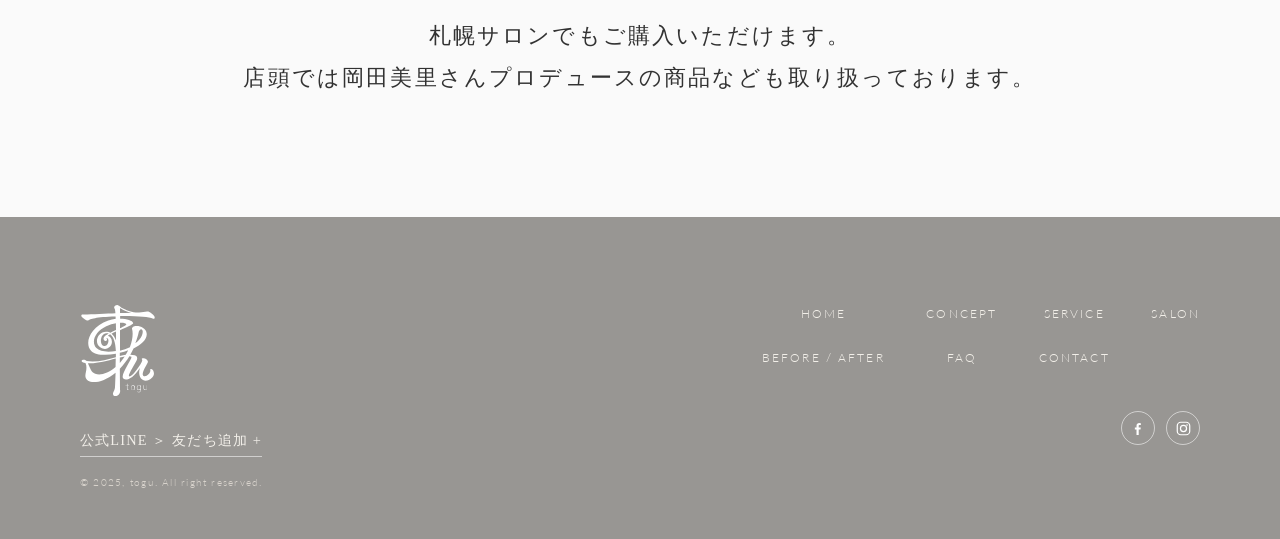
<file: product.html>
<!DOCTYPE html>
<html lang="ja">
<head>
<meta charset="UTF-8">
<meta name="viewport" content="width=device-width, initial-scale=1.0">
<title>ITEM / FOODS ｜ TOGU - Body Design Spa</title>
<meta name="description" content="TOGUがプロデュースするオリジナルアイテム・食品。香りや食を通して、ご自宅でも美容と健康を。月の満ち欠けアロマ・オリジナルアロマ IZANAI・モリンガオイル・からだ整うスパイスキットなど。">
<link rel="preconnect" href="https://fonts.googleapis.com">
<link rel="preconnect" href="https://fonts.gstatic.com" crossorigin>
<link href="https://fonts.googleapis.com/css2?family=Lato:wght@100;300&display=swap" rel="stylesheet">
<link rel="stylesheet" href="assets/css/style.css">
  <link rel="icon" href="/favicon.ico" sizes="any">
  <link rel="icon" type="image/svg+xml" href="/favicon.svg">
  <link rel="apple-touch-icon" href="/apple-touch-icon.png">
  <link rel="manifest" href="/site.webmanifest">
</head>
<body>

<!-- ===================== Header ===================== -->
<header class="site-header">
  <a href="/" class="site-header__logo" aria-label="TOGU">
    <img class="logo-wh" src="images/common/logo-wh.svg" alt="TOGU">
    <img class="logo-bk" src="images/common/logo-bk.svg" alt="TOGU">
  </a>
  <nav class="gnav">
    <ul class="gnav__list">
      <li><a href="/">HOME</a></li>
      <li><a href="/concept">CONCEPT</a></li>
      <li><a href="/service">SERVICE</a></li>
      <li><a href="/salon">SALON</a></li>
      <li><a href="/faq">FAQ</a></li>
      <li><a href="/news/">NEWS</a></li>
    </ul>
    <div class="header-actions">
      <a class="btn-reserve" data-link="line" href="#" target="_blank" rel="noopener">RESERVATION</a>
      <div class="header-sns">
        <a class="sns-ico" data-link="instagram" href="#" target="_blank" rel="noopener" aria-label="Instagram">
          <svg viewBox="0 0 24 24" fill="none" aria-hidden="true">
            <rect class="ico-stroke" x="3.2" y="3.2" width="17.6" height="17.6" rx="5" stroke-width="1.7"/>
            <circle class="ico-stroke" cx="12" cy="12" r="4.3" stroke-width="1.7"/>
            <circle class="ico-fill" cx="17" cy="7" r="1.15"/>
          </svg>
        </a>
        <a class="sns-ico" data-link="facebook" href="#" target="_blank" rel="noopener" aria-label="Facebook">
          <svg viewBox="0 0 24 24" fill="none" aria-hidden="true">
            <path class="ico-fill" d="M13.7 21v-7.6h2.55l.38-2.96H13.7V8.55c0-.86.24-1.44 1.47-1.44h1.57V4.46a21 21 0 0 0-2.29-.12c-2.27 0-3.82 1.38-3.82 3.92v2.18H8.25v2.96h2.35V21h3.1Z"/>
          </svg>
        </a>
      </div>
      <button class="header-hamburger" aria-label="メニュー"><span></span><span></span><span></span></button>
    </div>
  </nav>
</header>

<div class="drawer">
  <a href="/">HOME</a>
  <a href="/concept">CONCEPT</a>
  <a href="/service">SERVICE</a>
  <a href="/salon">SALON</a>
  <a href="/beforeafter">BEFORE / AFTER</a>
  <a href="/faq">FAQ</a>
  <a href="/news/">NEWS</a>
  <a data-link="line" href="#" target="_blank" rel="noopener">RESERVATION</a>
  <div class="drawer-sns">
    <a class="sns-ico" data-link="instagram" href="#" target="_blank" rel="noopener" aria-label="Instagram">
      <svg viewBox="0 0 24 24" fill="none" aria-hidden="true">
        <rect class="ico-stroke" x="3.2" y="3.2" width="17.6" height="17.6" rx="5" stroke-width="1.7"/>
        <circle class="ico-stroke" cx="12" cy="12" r="4.3" stroke-width="1.7"/>
        <circle class="ico-fill" cx="17" cy="7" r="1.15"/>
      </svg>
    </a>
    <a class="sns-ico" data-link="facebook" href="#" target="_blank" rel="noopener" aria-label="Facebook">
      <svg viewBox="0 0 24 24" fill="none" aria-hidden="true">
        <path class="ico-fill" d="M13.7 21v-7.6h2.55l.38-2.96H13.7V8.55c0-.86.24-1.44 1.47-1.44h1.57V4.46a21 21 0 0 0-2.29-.12c-2.27 0-3.82 1.38-3.82 3.92v2.18H8.25v2.96h2.35V21h3.1Z"/>
      </svg>
    </a>
  </div>
</div>

<main>

<!-- ===================== Page hero ===================== -->
<section class="page-hero">
  <div class="page-hero__bg" style="background-image:url('images/item foods/itemfoods-head.jpg')"></div>
  <div class="page-hero__inner">
    <p class="en">ITEM / FOODS</p>
    <p class="jp">オリジナルアイテム・食品</p>
  </div>
</section>

<!-- ===================== Lead ===================== -->
<section class="item-lead">
  <div class="inner">
    <p class="reveal">香りや食を通して、ご自宅でも美容と健康を。<br class="br-pc">togu がプロデュースするオリジナルアイテム。</p>
  </div>
</section>

<!-- ===================== Items ===================== -->
<section class="items">
  <div class="inner">

    <!-- 1 : image left -->
    <div class="item-row">
      <div class="item-row__img reveal"><img src="images/item foods/image01.jpg" alt="月の満ち欠けアロマ"></div>
      <div class="item-row__text reveal">
        <h3 class="item-name">月の満ち欠けアロマ</h3>
        <p class="item-desc">施術でも使用しているオリジナルのアロマ。その日の体調にあわせて調合しており、心落ち着く香りで施術の効果を高めます。</p>
        <p class="item-spec">内容量：00mL<br>成 分：◯◯◯◯◯◯，◯◯◯◯，◯◯◯◯◯</p>
      </div>
    </div>

    <!-- 2 : text left -->
    <div class="item-row item-row--text-left">
      <div class="item-row__img reveal"><span class="item-ph"></span></div>
      <div class="item-row__text reveal">
        <h3 class="item-name">オリジナルアロマ IZANAI</h3>
        <p class="item-desc">和精油の中でも高級なクロモジを中心としてブレンド。疲れをいやしてくれる落ち着いた香り。</p>
        <p class="item-spec">内容量：00mL<br>成 分：◯◯◯◯◯◯，◯◯◯◯，◯◯◯◯◯</p>
      </div>
    </div>

    <!-- 3 : image left -->
    <div class="item-row">
      <div class="item-row__img reveal"><span class="item-ph"></span></div>
      <div class="item-row__text reveal">
        <h3 class="item-name">モリンガオイル</h3>
        <p class="item-desc">モリンガの種子から丁寧に抽出したピュアオイル。合成香料や保存料、着色料不使用。肌にバリアを作り、乾燥肌などでお悩みの方におすすめです。</p>
        <p class="item-spec">内容量：00mL<br>成 分：◯◯◯◯◯◯，◯◯◯◯，◯◯◯◯◯</p>
      </div>
    </div>

    <!-- 4 : text left -->
    <div class="item-row item-row--text-left">
      <div class="item-row__img reveal"><span class="item-ph"></span></div>
      <div class="item-row__text reveal">
        <h3 class="item-name">からだ整うスパイスキット</h3>
        <p class="item-desc">食事制限をしている方でも満足してお召し上がりいただけるスープカレーの「からだ整うスパイス」。外食が難しい方でも自宅で手軽に、野菜なども入れて満足感も栄養価も高い一食を召し上がっていただけます。札幌のスープカレーの名店で特別にブレンドしています。</p>
        <p class="item-spec">内容量：00mL<br>成 分：◯◯◯◯◯◯，◯◯◯◯，◯◯◯◯◯</p>
      </div>
    </div>

    <!-- 5 : image left -->
    <div class="item-row">
      <div class="item-row__img reveal"><span class="item-ph"></span></div>
      <div class="item-row__text reveal">
        <h3 class="item-name">ホットパッド</h3>
        <p class="item-desc">説明が入る想定です。説明が入る想定です。説明が入る想定です。説明が入る想定です。説明が入る想定です。</p>
        <p class="item-spec">内容量：00mL<br>成 分：◯◯◯◯◯◯，◯◯◯◯，◯◯◯◯◯</p>
      </div>
    </div>

    <!-- 6 : text left -->
    <div class="item-row item-row--text-left">
      <div class="item-row__img reveal"><span class="item-ph"></span></div>
      <div class="item-row__text reveal">
        <h3 class="item-name">ミリーズファインミスト</h3>
        <p class="item-desc">説明が入る想定です。説明が入る想定です。説明が入る想定です。説明が入る想定です。説明が入る想定です。</p>
        <p class="item-spec">内容量：00mL<br>成 分：◯◯◯◯◯◯，◯◯◯◯，◯◯◯◯◯</p>
      </div>
    </div>

    <!-- 7 : image left -->
    <div class="item-row">
      <div class="item-row__img reveal"><span class="item-ph"></span></div>
      <div class="item-row__text reveal">
        <h3 class="item-name">はちみつバーム（店頭販売のみ）</h3>
        <p class="item-desc">説明が入る想定です。説明が入る想定です。説明が入る想定です。説明が入る想定です。説明が入る想定です。</p>
        <p class="item-spec">内容量：00mL<br>成 分：◯◯◯◯◯◯，◯◯◯◯，◯◯◯◯◯</p>
      </div>
    </div>

    <!-- 8 : text left -->
    <div class="item-row item-row--text-left">
      <div class="item-row__img reveal"><span class="item-ph"></span></div>
      <div class="item-row__text reveal">
        <h3 class="item-name">TOGU オリジナルのお香</h3>
        <p class="item-desc">説明が入る想定です。説明が入る想定です。説明が入る想定です。説明が入る想定です。説明が入る想定です。</p>
        <p class="item-spec">内容量：00mL<br>成 分：◯◯◯◯◯◯，◯◯◯◯，◯◯◯◯◯</p>
      </div>
    </div>

    <!-- 9 : image left -->
    <div class="item-row">
      <div class="item-row__img reveal"><span class="item-ph"></span></div>
      <div class="item-row__text reveal">
        <h3 class="item-name">ハーブ蒸し用のハーブ</h3>
        <p class="item-desc">説明が入る想定です。説明が入る想定です。説明が入る想定です。説明が入る想定です。説明が入る想定です。</p>
        <p class="item-spec">内容量：00mL<br>成 分：◯◯◯◯◯◯，◯◯◯◯，◯◯◯◯◯</p>
      </div>
    </div>

  </div>
</section>

<!-- ===================== CTA ===================== -->
<section class="item-cta">
  <div class="inner">
    <a class="reserve-box reserve-box--wide reveal" data-link="line" href="#" target="_blank" rel="noopener">
      <span class="label">
        <span class="jp">ご購入こちらから</span>
      </span>
      <svg class="arrow" viewBox="0 0 14 26" fill="none" aria-hidden="true"><path d="M1 1 L12 13 L1 25" stroke="currentColor" stroke-width="1"/></svg>
    </a>
  </div>
</section>

<!-- ===================== Closing notes ===================== -->
<section class="item-closing">
  <div class="inner">
    <p class="reveal">札幌サロンでもご購入いただけます。<br class="br-pc">店頭では岡田美里さんプロデュースの商品なども取り扱っております。</p>
  </div>
</section>

</main>

<!-- ===================== Footer ===================== -->
<footer class="site-footer">
  <div class="inner">
    <div class="site-footer__grid">
      <div class="site-footer__brand">
        <img src="images/common/logo-wh.svg" alt="TOGU">
        <a class="footer-line" data-link="line" href="#" target="_blank" rel="noopener">公式LINE ＞ 友だち追加 +</a>
        <p class="copy">© 2025, togu. All right reserved.</p>
      </div>
      <div class="site-footer__right">
        <nav class="footer-nav">
          <a href="/">HOME</a>
          <a href="/concept">CONCEPT</a>
          <a href="/service">SERVICE</a>
          <a href="/salon">SALON</a>
          <a href="/beforeafter">BEFORE / AFTER</a>
          <a href="/faq">FAQ</a>
          <a href="/news/contact/">CONTACT</a>
        </nav>
        <div class="footer-sns">
          <a class="sns-ico" data-link="facebook" href="#" target="_blank" rel="noopener" aria-label="Facebook">
            <svg viewBox="0 0 24 24" fill="none" aria-hidden="true">
              <path class="ico-fill" d="M13.7 21v-7.6h2.55l.38-2.96H13.7V8.55c0-.86.24-1.44 1.47-1.44h1.57V4.46a21 21 0 0 0-2.29-.12c-2.27 0-3.82 1.38-3.82 3.92v2.18H8.25v2.96h2.35V21h3.1Z"/>
            </svg>
          </a>
          <a class="sns-ico" data-link="instagram" href="#" target="_blank" rel="noopener" aria-label="Instagram">
            <svg viewBox="0 0 24 24" fill="none" aria-hidden="true">
              <rect class="ico-stroke" x="3.2" y="3.2" width="17.6" height="17.6" rx="5" stroke-width="1.7"/>
              <circle class="ico-stroke" cx="12" cy="12" r="4.3" stroke-width="1.7"/>
              <circle class="ico-fill" cx="17" cy="7" r="1.15"/>
            </svg>
          </a>
        </div>
      </div>
    </div>
  </div>
</footer>

<script src="assets/js/config.js"></script>
<script src="assets/js/main.js"></script>
</body>
</html>
</file>
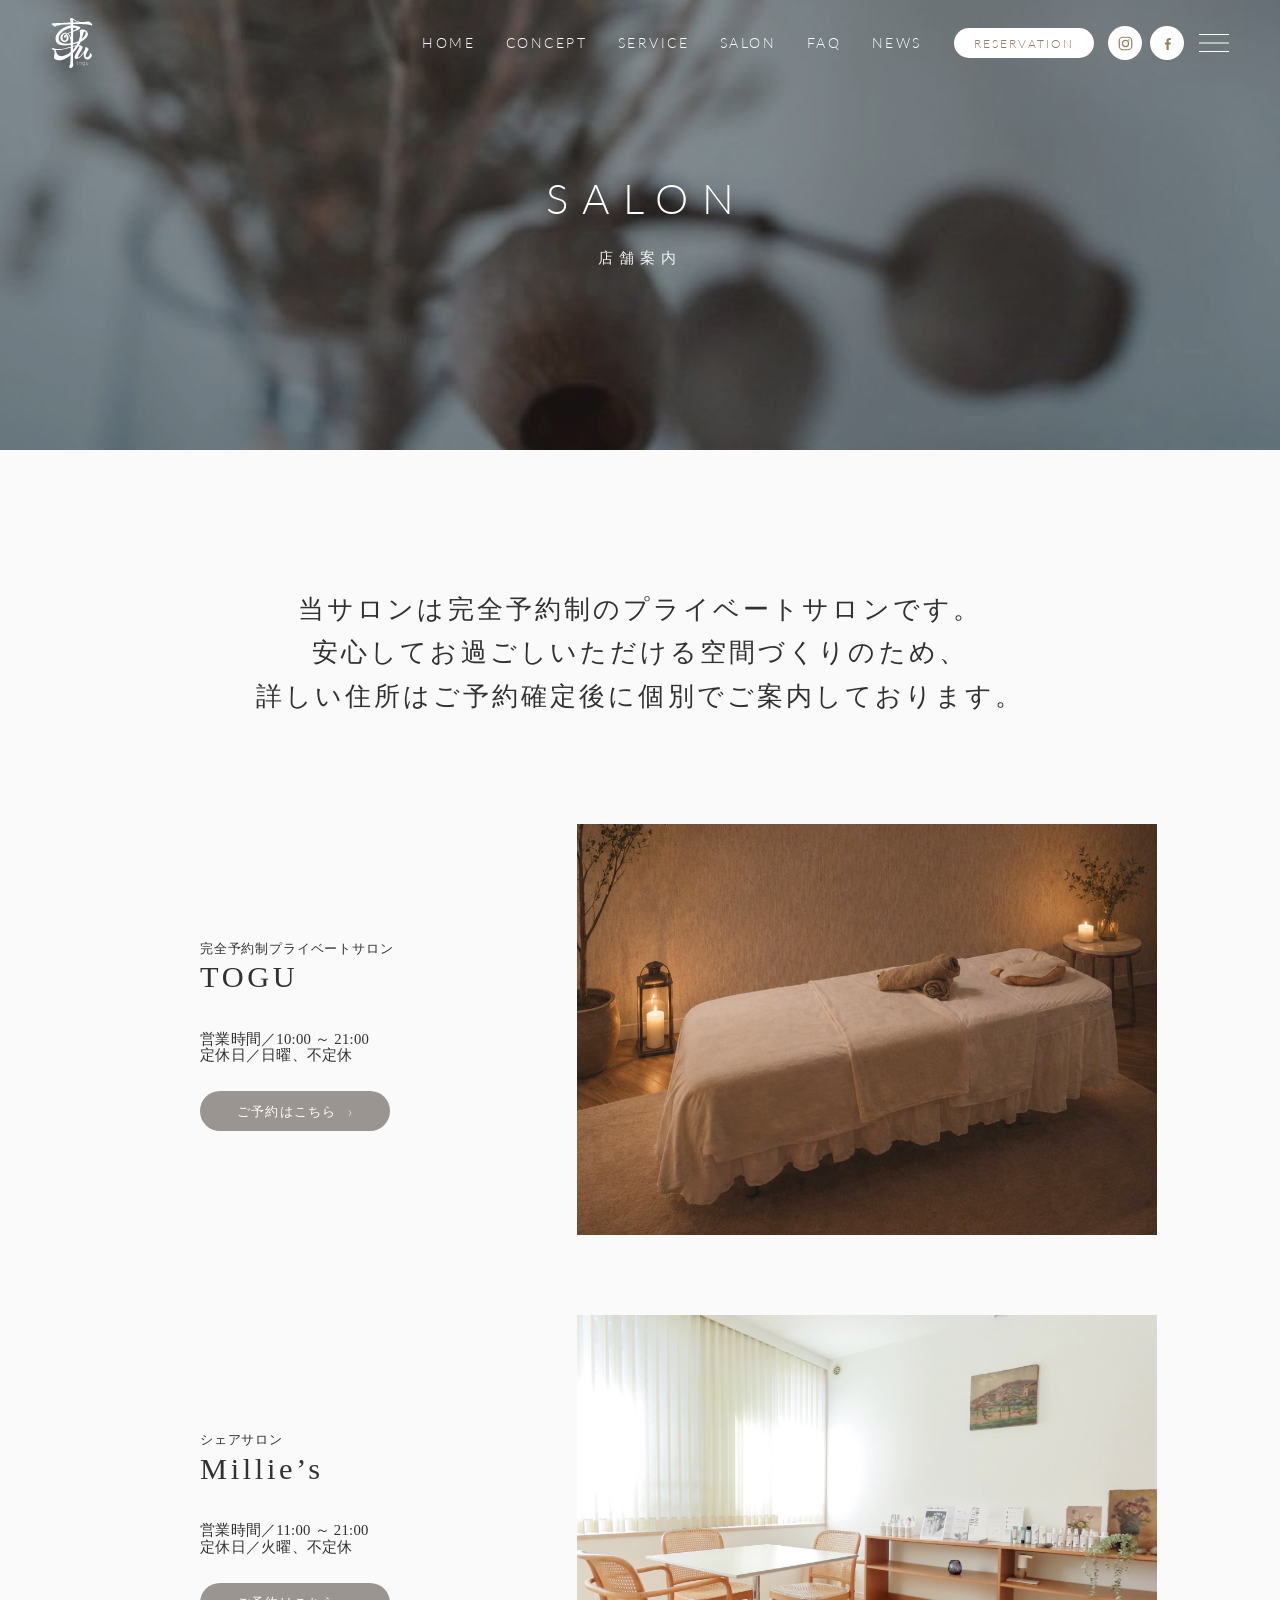
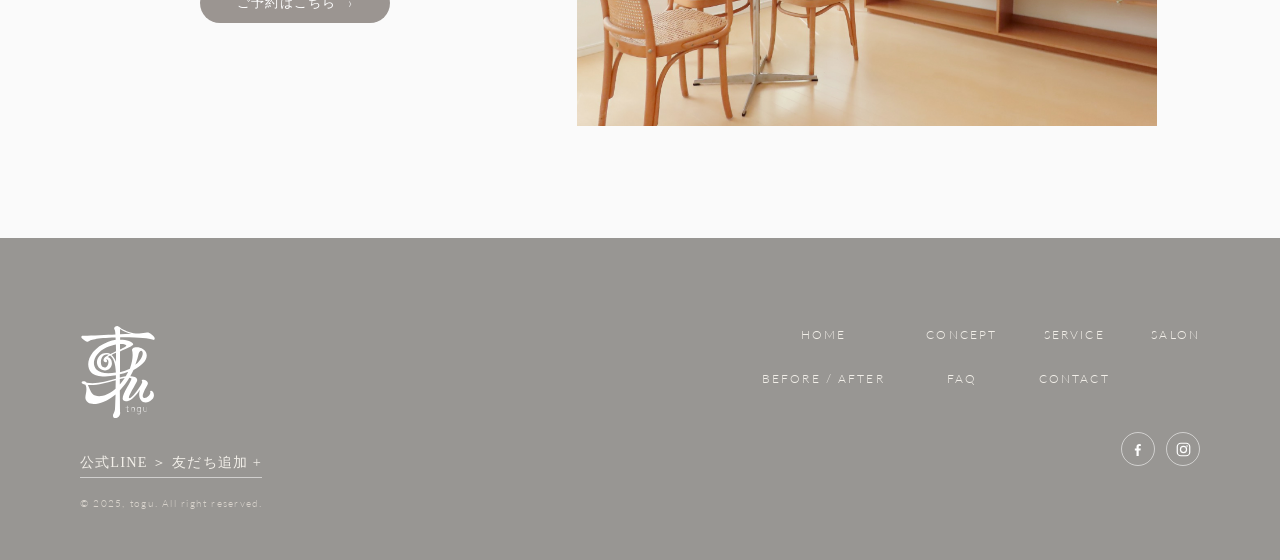
<file: salon.html>
<!DOCTYPE html>
<html lang="ja">
<head>
<meta charset="UTF-8">
<meta name="viewport" content="width=device-width, initial-scale=1.0">
<title>SALON ｜ TOGU - Body Design Spa</title>
<meta name="description" content="TOGUは完全予約制のプライベートサロンです。札幌・円山のTOGU、シェアサロンMillie's。詳しい住所はご予約確定後に個別でご案内しております。">
<link rel="preconnect" href="https://fonts.googleapis.com">
<link rel="preconnect" href="https://fonts.gstatic.com" crossorigin>
<link href="https://fonts.googleapis.com/css2?family=Lato:wght@100;300&display=swap" rel="stylesheet">
<link rel="stylesheet" href="assets/css/style.css">
  <link rel="icon" href="/favicon.ico" sizes="any">
  <link rel="icon" type="image/svg+xml" href="/favicon.svg">
  <link rel="apple-touch-icon" href="/apple-touch-icon.png">
  <link rel="manifest" href="/site.webmanifest">
</head>
<body>

<!-- ===================== Header ===================== -->
<header class="site-header">
  <a href="/" class="site-header__logo" aria-label="TOGU">
    <img class="logo-wh" src="images/common/logo-wh.svg" alt="TOGU">
    <img class="logo-bk" src="images/common/logo-bk.svg" alt="TOGU">
  </a>

  <nav class="gnav">
    <ul class="gnav__list">
      <li><a href="/">HOME</a></li>
      <li><a href="/concept">CONCEPT</a></li>
      <li><a href="/service">SERVICE</a></li>
      <li><a href="/salon">SALON</a></li>
      <li><a href="/faq">FAQ</a></li>
      <li><a href="/news/">NEWS</a></li>
    </ul>
    <div class="header-actions">
      <a class="btn-reserve" data-link="line" href="#" target="_blank" rel="noopener">RESERVATION</a>
      <div class="header-sns">
        <a class="sns-ico" data-link="instagram" href="#" target="_blank" rel="noopener" aria-label="Instagram">
          <svg viewBox="0 0 24 24" fill="none" aria-hidden="true">
            <rect class="ico-stroke" x="3.2" y="3.2" width="17.6" height="17.6" rx="5" stroke-width="1.7"/>
            <circle class="ico-stroke" cx="12" cy="12" r="4.3" stroke-width="1.7"/>
            <circle class="ico-fill" cx="17" cy="7" r="1.15"/>
          </svg>
        </a>
        <a class="sns-ico" data-link="facebook" href="#" target="_blank" rel="noopener" aria-label="Facebook">
          <svg viewBox="0 0 24 24" fill="none" aria-hidden="true">
            <path class="ico-fill" d="M13.7 21v-7.6h2.55l.38-2.96H13.7V8.55c0-.86.24-1.44 1.47-1.44h1.57V4.46a21 21 0 0 0-2.29-.12c-2.27 0-3.82 1.38-3.82 3.92v2.18H8.25v2.96h2.35V21h3.1Z"/>
          </svg>
        </a>
      </div>
      <button class="header-hamburger" aria-label="メニュー"><span></span><span></span><span></span></button>
    </div>
  </nav>
</header>

<!-- mobile drawer -->
<div class="drawer">
  <a href="/">HOME</a>
  <a href="/concept">CONCEPT</a>
  <a href="/service">SERVICE</a>
  <a href="/salon">SALON</a>
  <a href="/beforeafter">BEFORE / AFTER</a>
  <a href="/faq">FAQ</a>
  <a href="/news/">NEWS</a>
  <a data-link="line" href="#" target="_blank" rel="noopener">RESERVATION</a>
  <div class="drawer-sns">
    <a class="sns-ico" data-link="instagram" href="#" target="_blank" rel="noopener" aria-label="Instagram">
      <svg viewBox="0 0 24 24" fill="none" aria-hidden="true">
        <rect class="ico-stroke" x="3.2" y="3.2" width="17.6" height="17.6" rx="5" stroke-width="1.7"/>
        <circle class="ico-stroke" cx="12" cy="12" r="4.3" stroke-width="1.7"/>
        <circle class="ico-fill" cx="17" cy="7" r="1.15"/>
      </svg>
    </a>
    <a class="sns-ico" data-link="facebook" href="#" target="_blank" rel="noopener" aria-label="Facebook">
      <svg viewBox="0 0 24 24" fill="none" aria-hidden="true">
        <path class="ico-fill" d="M13.7 21v-7.6h2.55l.38-2.96H13.7V8.55c0-.86.24-1.44 1.47-1.44h1.57V4.46a21 21 0 0 0-2.29-.12c-2.27 0-3.82 1.38-3.82 3.92v2.18H8.25v2.96h2.35V21h3.1Z"/>
      </svg>
    </a>
  </div>
</div>

<main>

<!-- ===================== Page hero ===================== -->
<section class="page-hero">
  <div class="page-hero__bg" style="background-image:url('images/salon/salon-head.jpg')"></div>
  <div class="page-hero__inner">
    <p class="en">SALON</p>
    <p class="jp">店舗案内</p>
  </div>
</section>

<!-- ===================== Lead ===================== -->
<section class="salon-lead">
  <div class="inner">
    <p class="reveal">当サロンは完全予約制のプライベートサロンです。<br class="br-pc">安心してお過ごしいただける空間づくりのため、<br class="br-pc">詳しい住所はご予約確定後に個別でご案内しております。</p>
  </div>
</section>

<!-- ===================== Salon detail ===================== -->
<section class="salon-detail">
  <div class="inner">

    <div class="salon-block">
      <div class="salon-block__text reveal">
        <p class="salon-block__label">完全予約制プライベートサロン</p>
        <h2 class="salon-block__name">TOGU</h2>
        <p class="salon-block__hours">営業時間／10:00 ～ 21:00<br>定休日／日曜、不定休</p>
        <a class="btn-line" data-link="line" href="#" target="_blank" rel="noopener">
          <span>ご予約はこちら</span><span class="chev">&rsaquo;</span>
        </a>
      </div>
      <div class="salon-block__img reveal">
        <img src="images/salon/togu.jpg" alt="TOGU サロン">
      </div>
    </div>

    <div class="salon-block">
      <div class="salon-block__text reveal">
        <p class="salon-block__label">シェアサロン</p>
        <h2 class="salon-block__name">Millie&rsquo;s</h2>
        <p class="salon-block__hours">営業時間／11:00 ～ 21:00<br>定休日／火曜、不定休</p>
        <a class="btn-line" href="https://stekina.com/profile/3WDZ-76LM?stype=lp" target="_blank" rel="noopener">
          <span>ご予約はこちら</span><span class="chev">&rsaquo;</span>
        </a>
      </div>
      <div class="salon-block__img reveal">
        <img src="images/salon/millie's.jpg" alt="Millie's サロン">
      </div>
    </div>

  </div>
</section>

</main>

<!-- ===================== Footer ===================== -->
<footer class="site-footer">
  <div class="inner">
    <div class="site-footer__grid">
      <div class="site-footer__brand">
        <img src="images/common/logo-wh.svg" alt="TOGU">
        <a class="footer-line" data-link="line" href="#" target="_blank" rel="noopener">公式LINE ＞ 友だち追加 +</a>
        <p class="copy">© 2025, togu. All right reserved.</p>
      </div>
      <div class="site-footer__right">
        <nav class="footer-nav">
          <a href="/">HOME</a>
          <a href="/concept">CONCEPT</a>
          <a href="/service">SERVICE</a>
          <a href="/salon">SALON</a>
          <a href="/beforeafter">BEFORE / AFTER</a>
          <a href="/faq">FAQ</a>
          <a href="/news/contact/">CONTACT</a>
        </nav>
        <div class="footer-sns">
          <a class="sns-ico" data-link="facebook" href="#" target="_blank" rel="noopener" aria-label="Facebook">
            <svg viewBox="0 0 24 24" fill="none" aria-hidden="true">
              <path class="ico-fill" d="M13.7 21v-7.6h2.55l.38-2.96H13.7V8.55c0-.86.24-1.44 1.47-1.44h1.57V4.46a21 21 0 0 0-2.29-.12c-2.27 0-3.82 1.38-3.82 3.92v2.18H8.25v2.96h2.35V21h3.1Z"/>
            </svg>
          </a>
          <a class="sns-ico" data-link="instagram" href="#" target="_blank" rel="noopener" aria-label="Instagram">
            <svg viewBox="0 0 24 24" fill="none" aria-hidden="true">
              <rect class="ico-stroke" x="3.2" y="3.2" width="17.6" height="17.6" rx="5" stroke-width="1.7"/>
              <circle class="ico-stroke" cx="12" cy="12" r="4.3" stroke-width="1.7"/>
              <circle class="ico-fill" cx="17" cy="7" r="1.15"/>
            </svg>
          </a>
        </div>
      </div>
    </div>
  </div>
</footer>

<script src="assets/js/config.js"></script>
<script src="assets/js/main.js"></script>
</body>
</html>
</file>
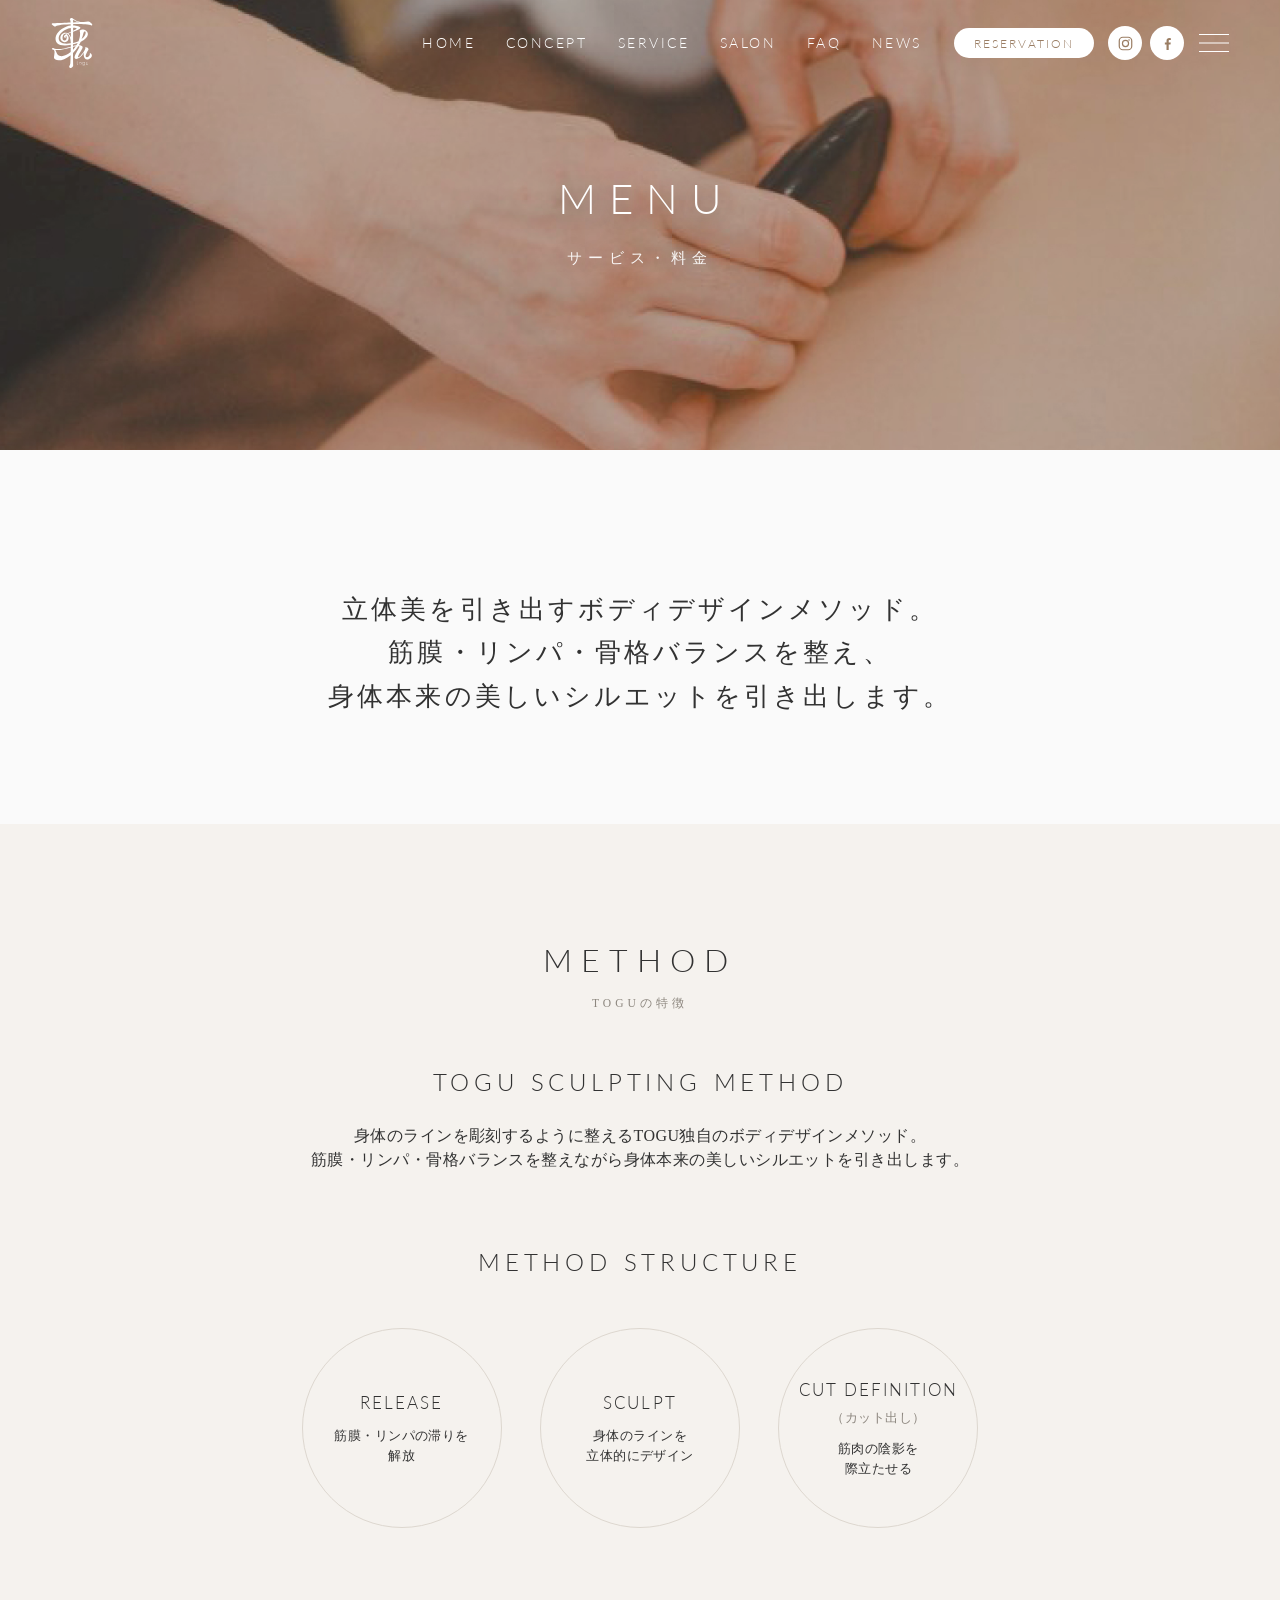
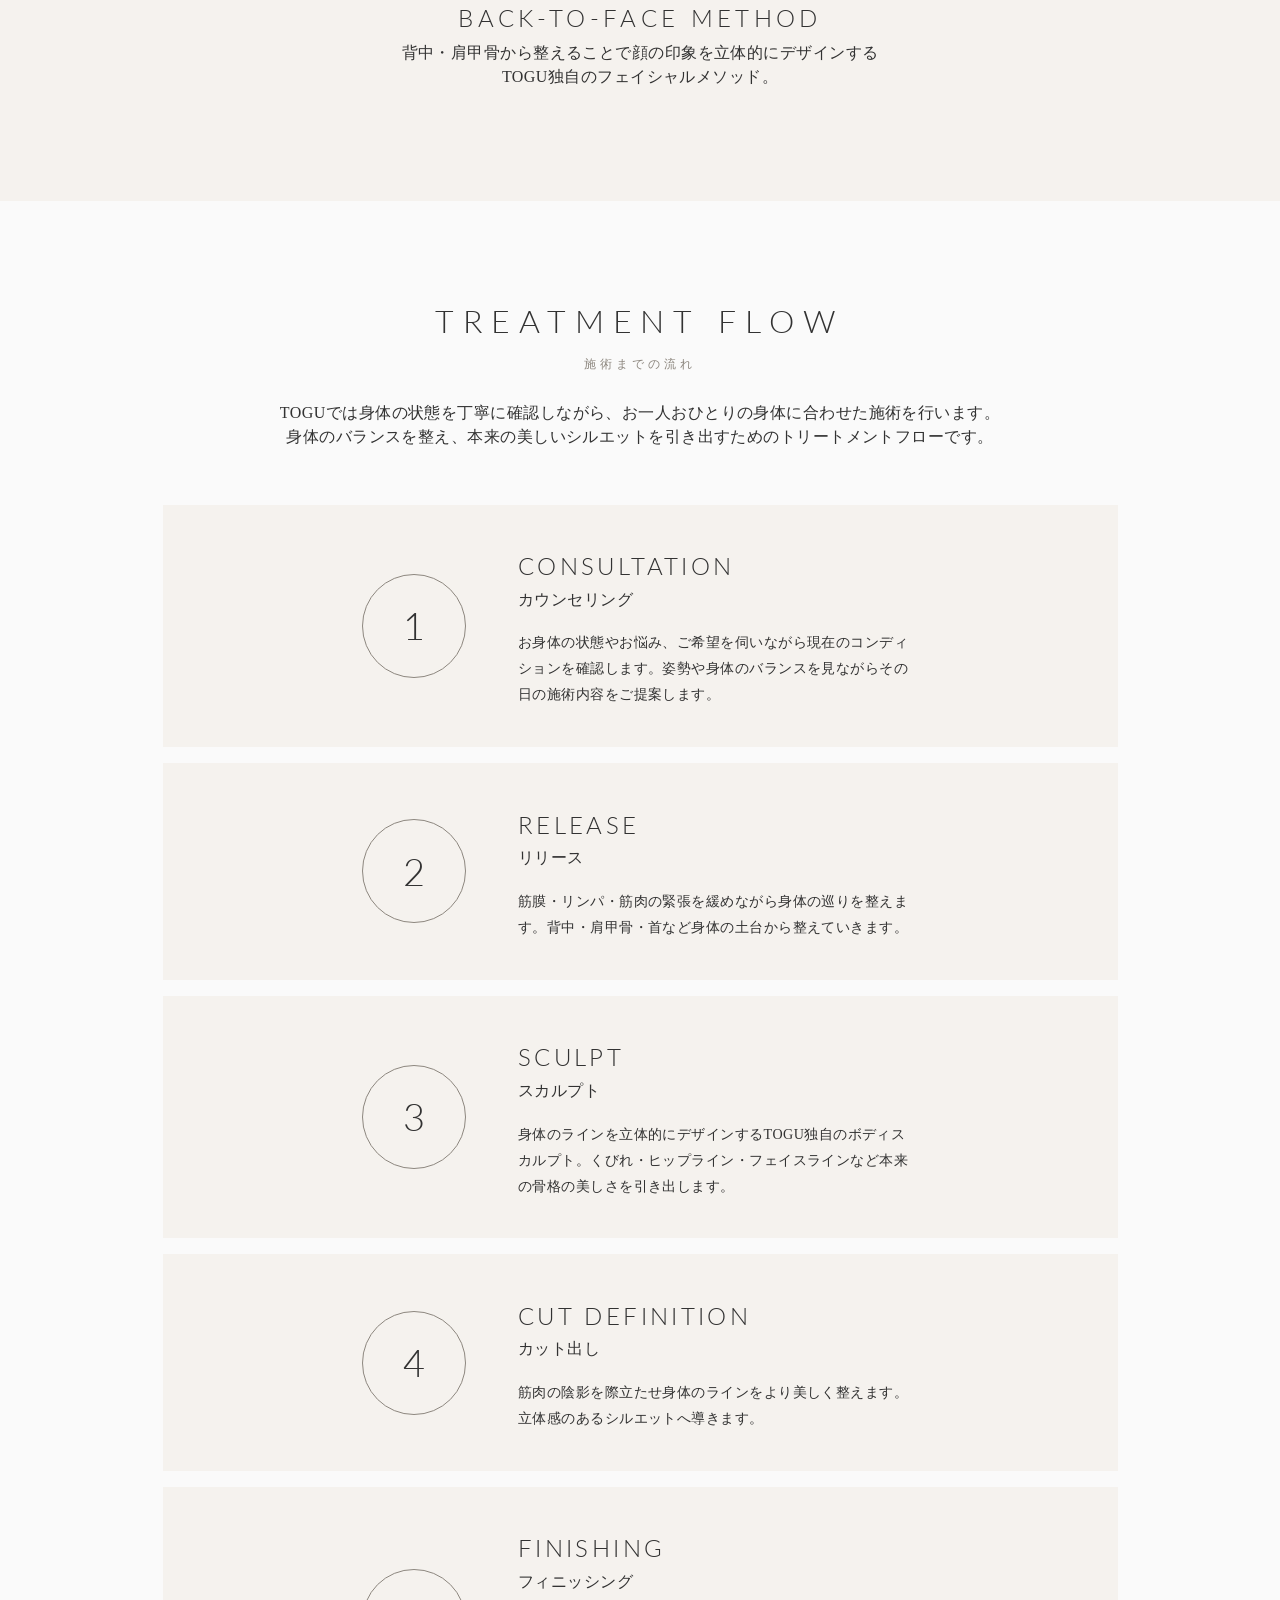
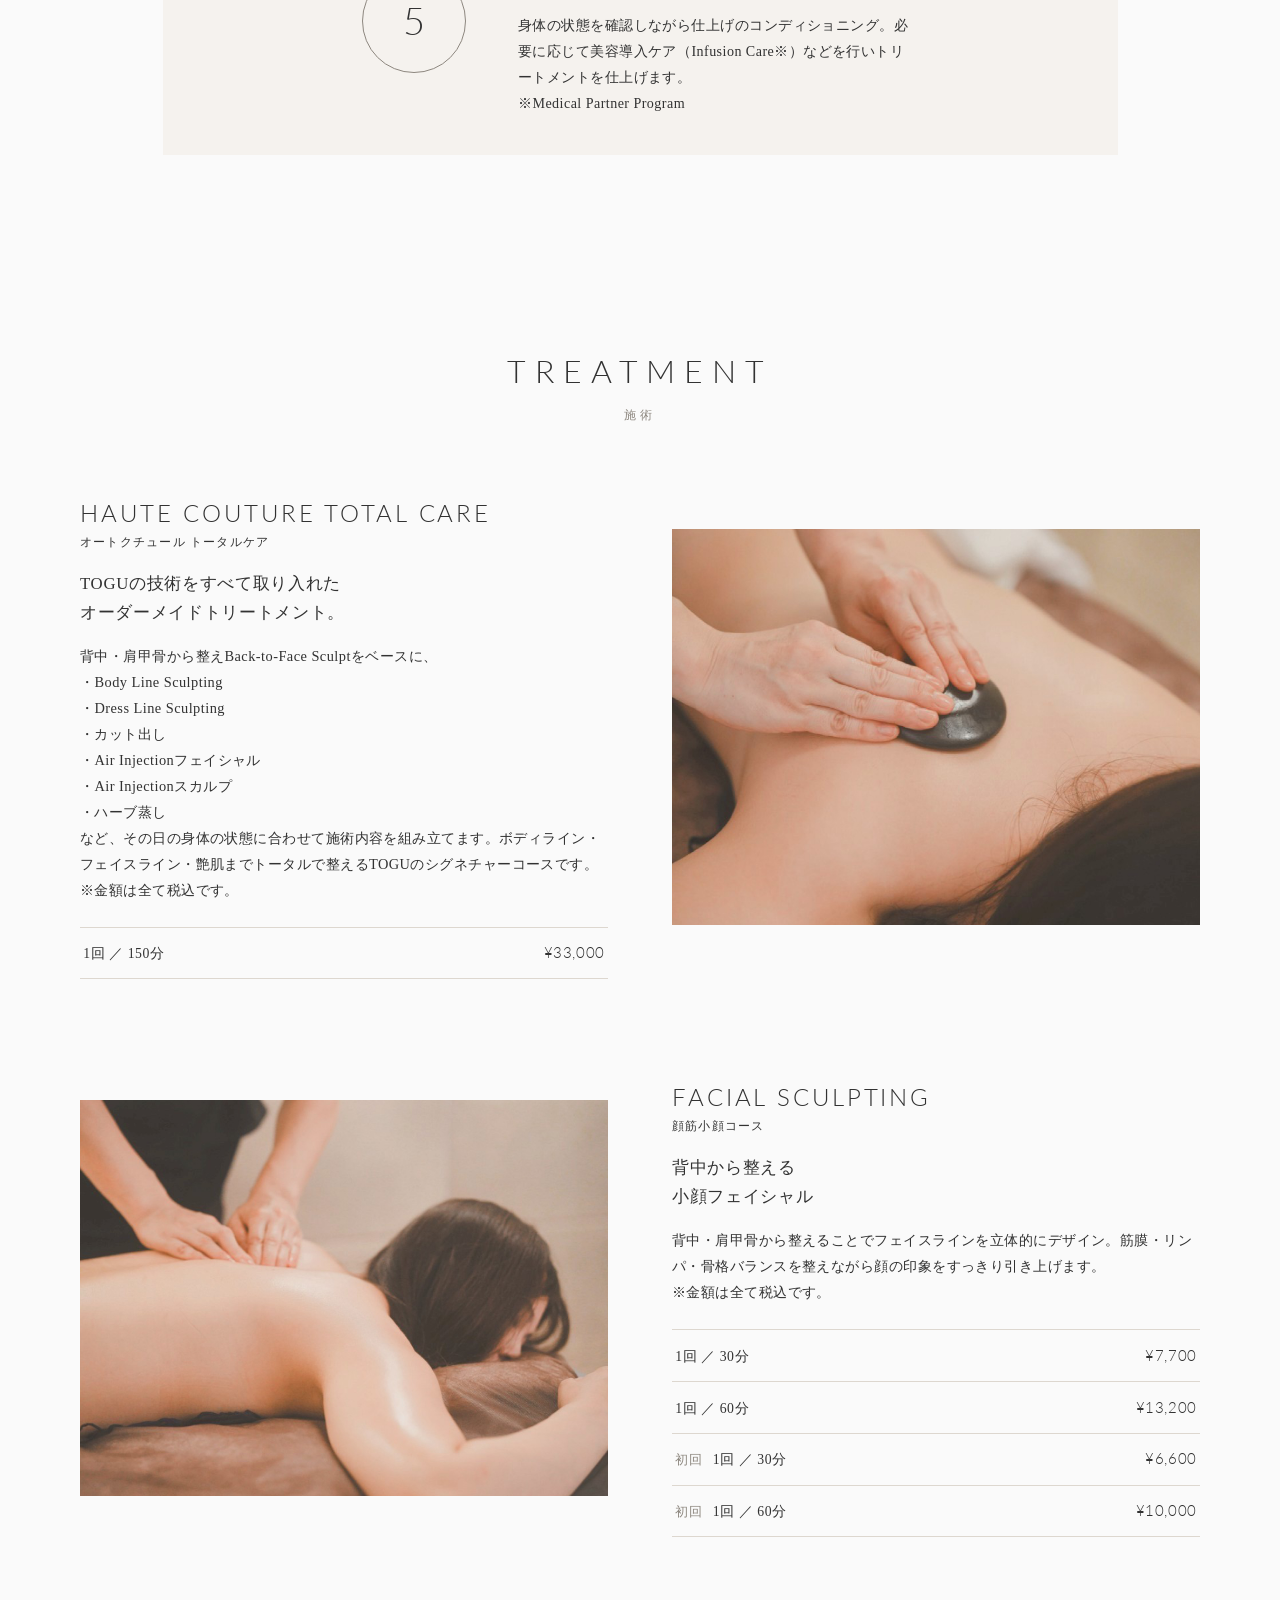
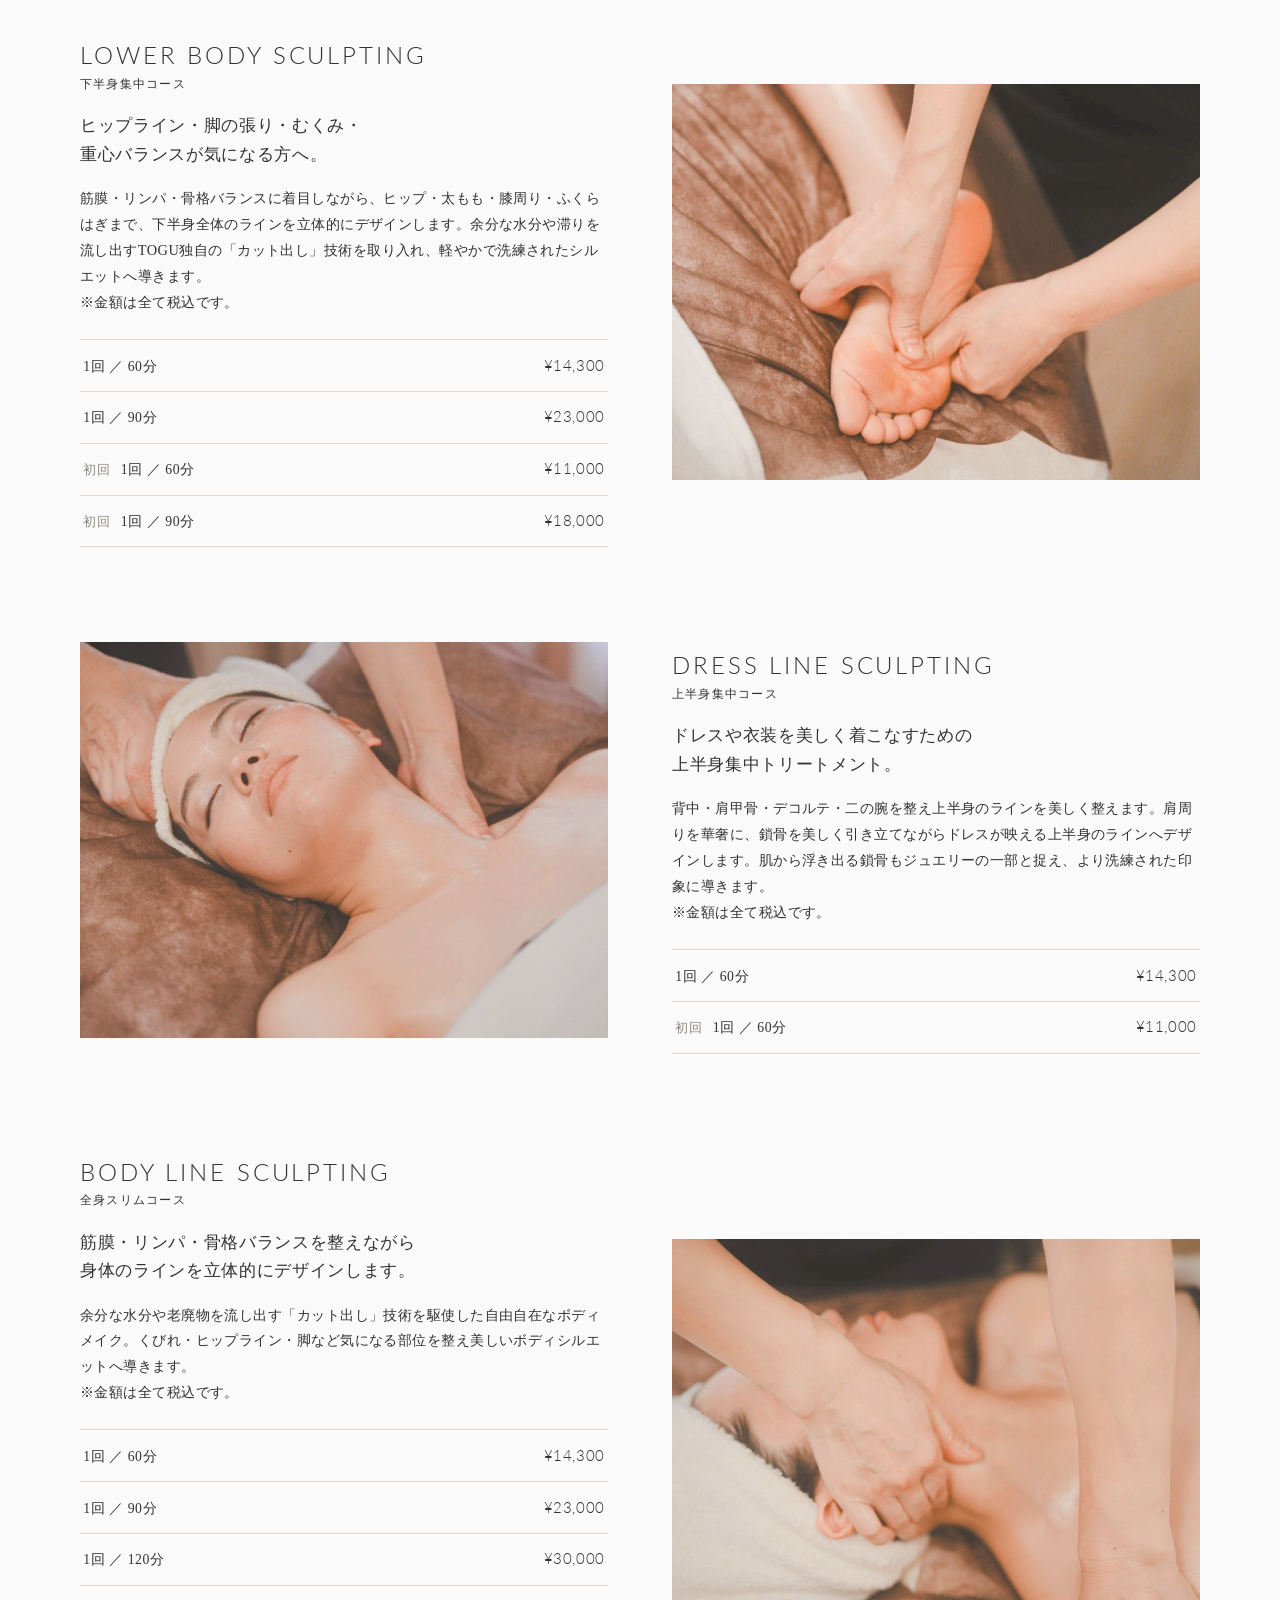
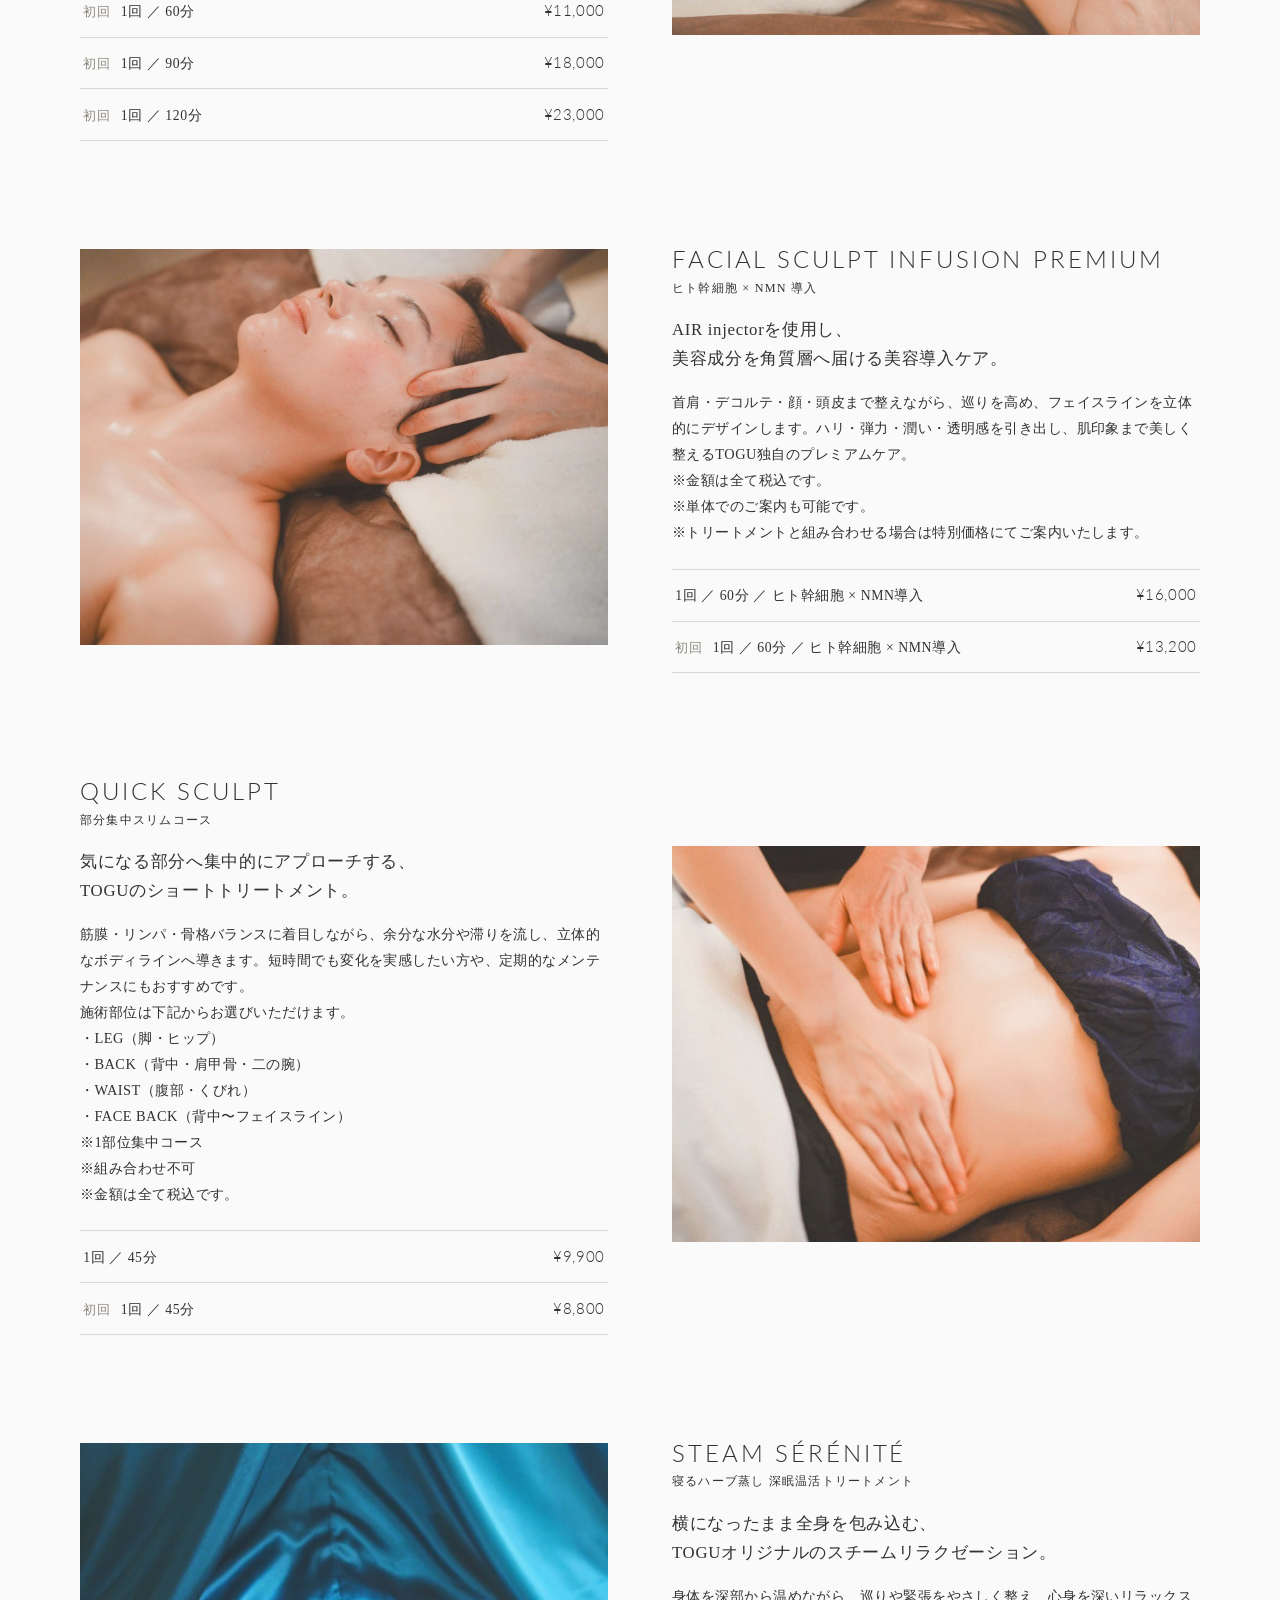
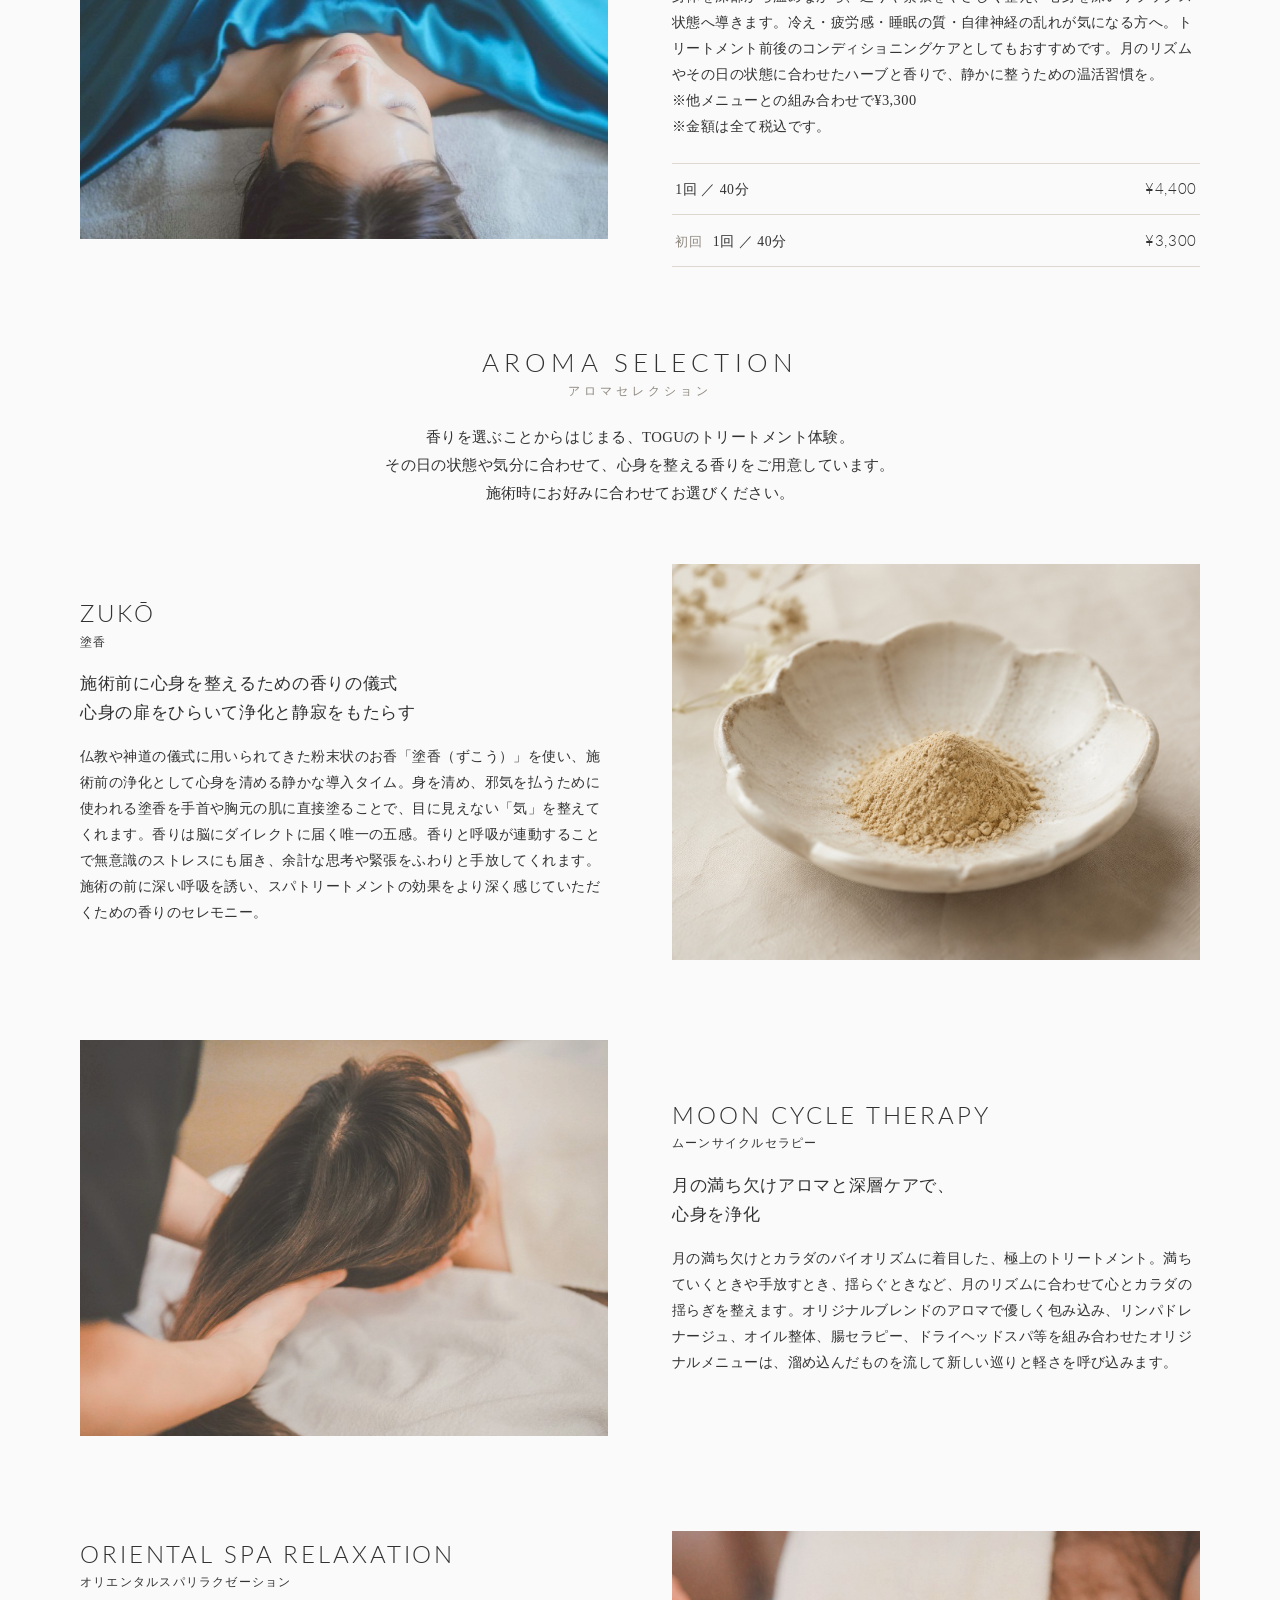
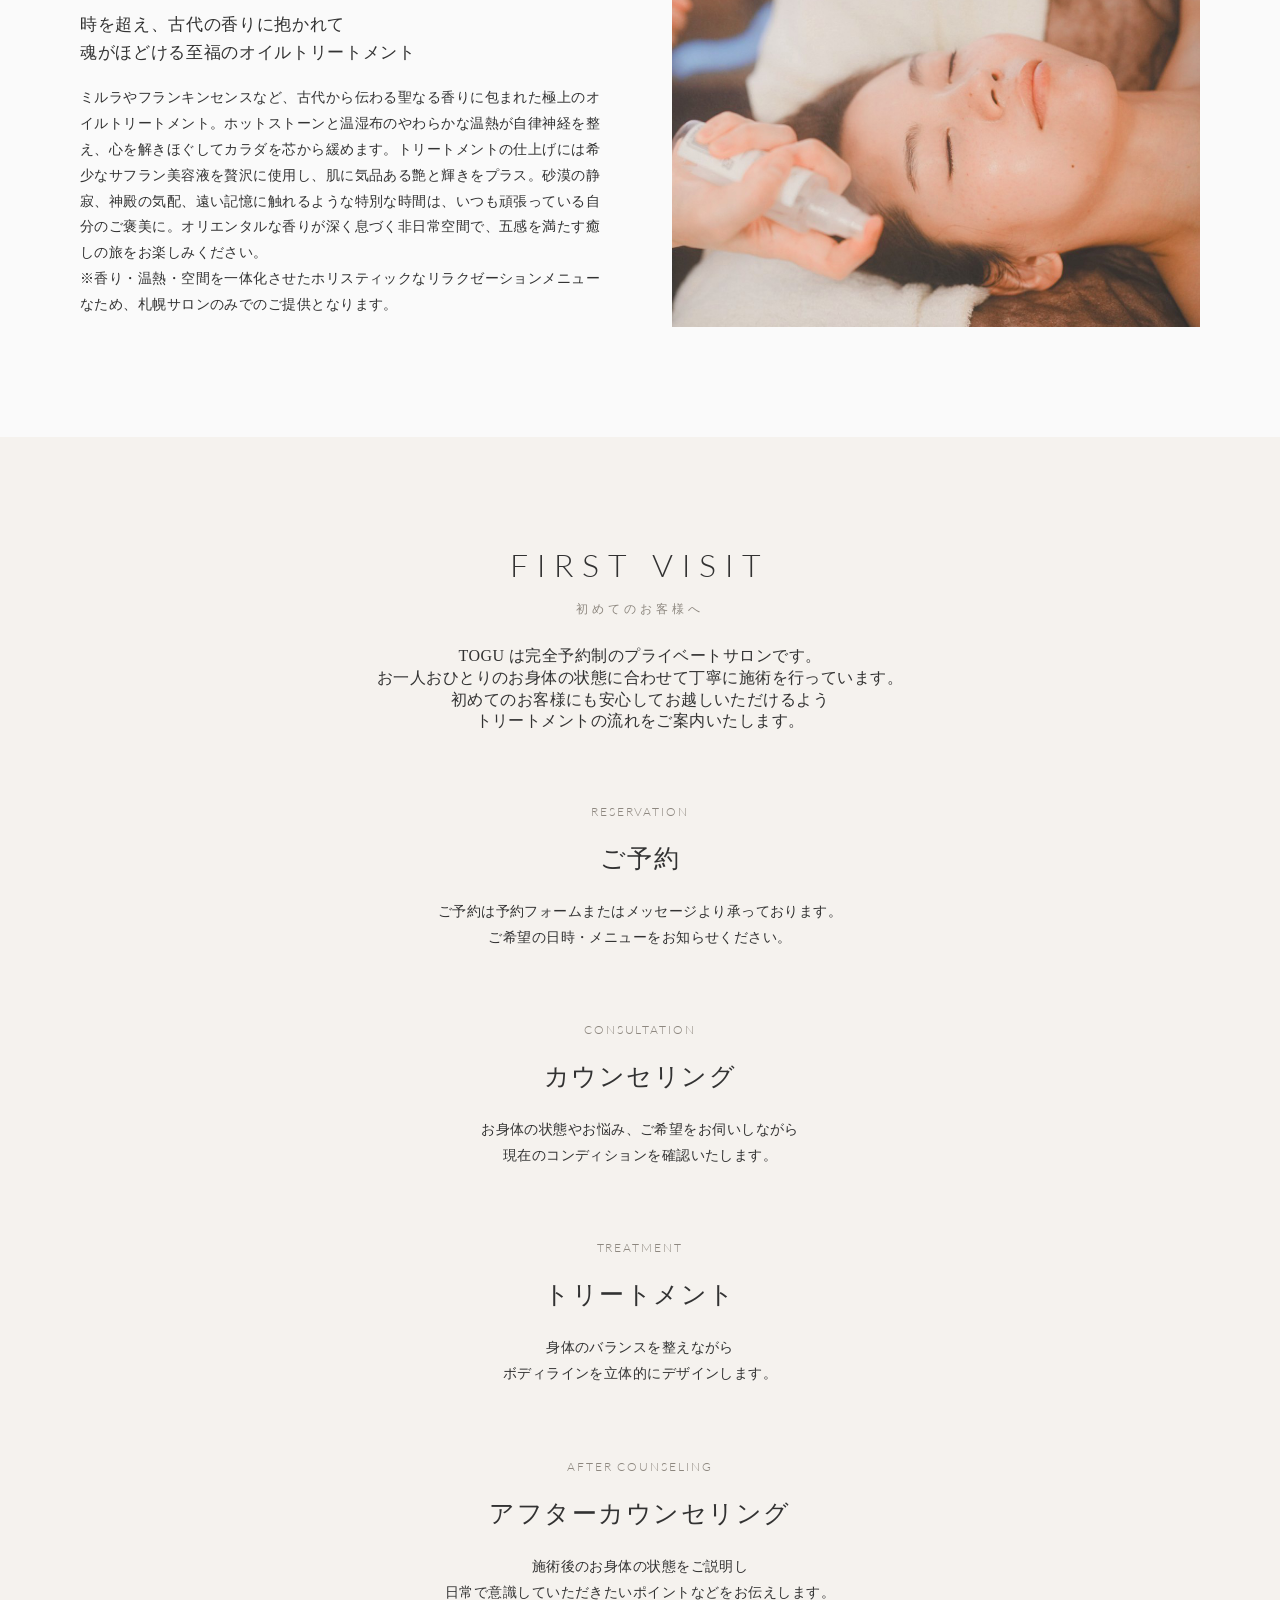
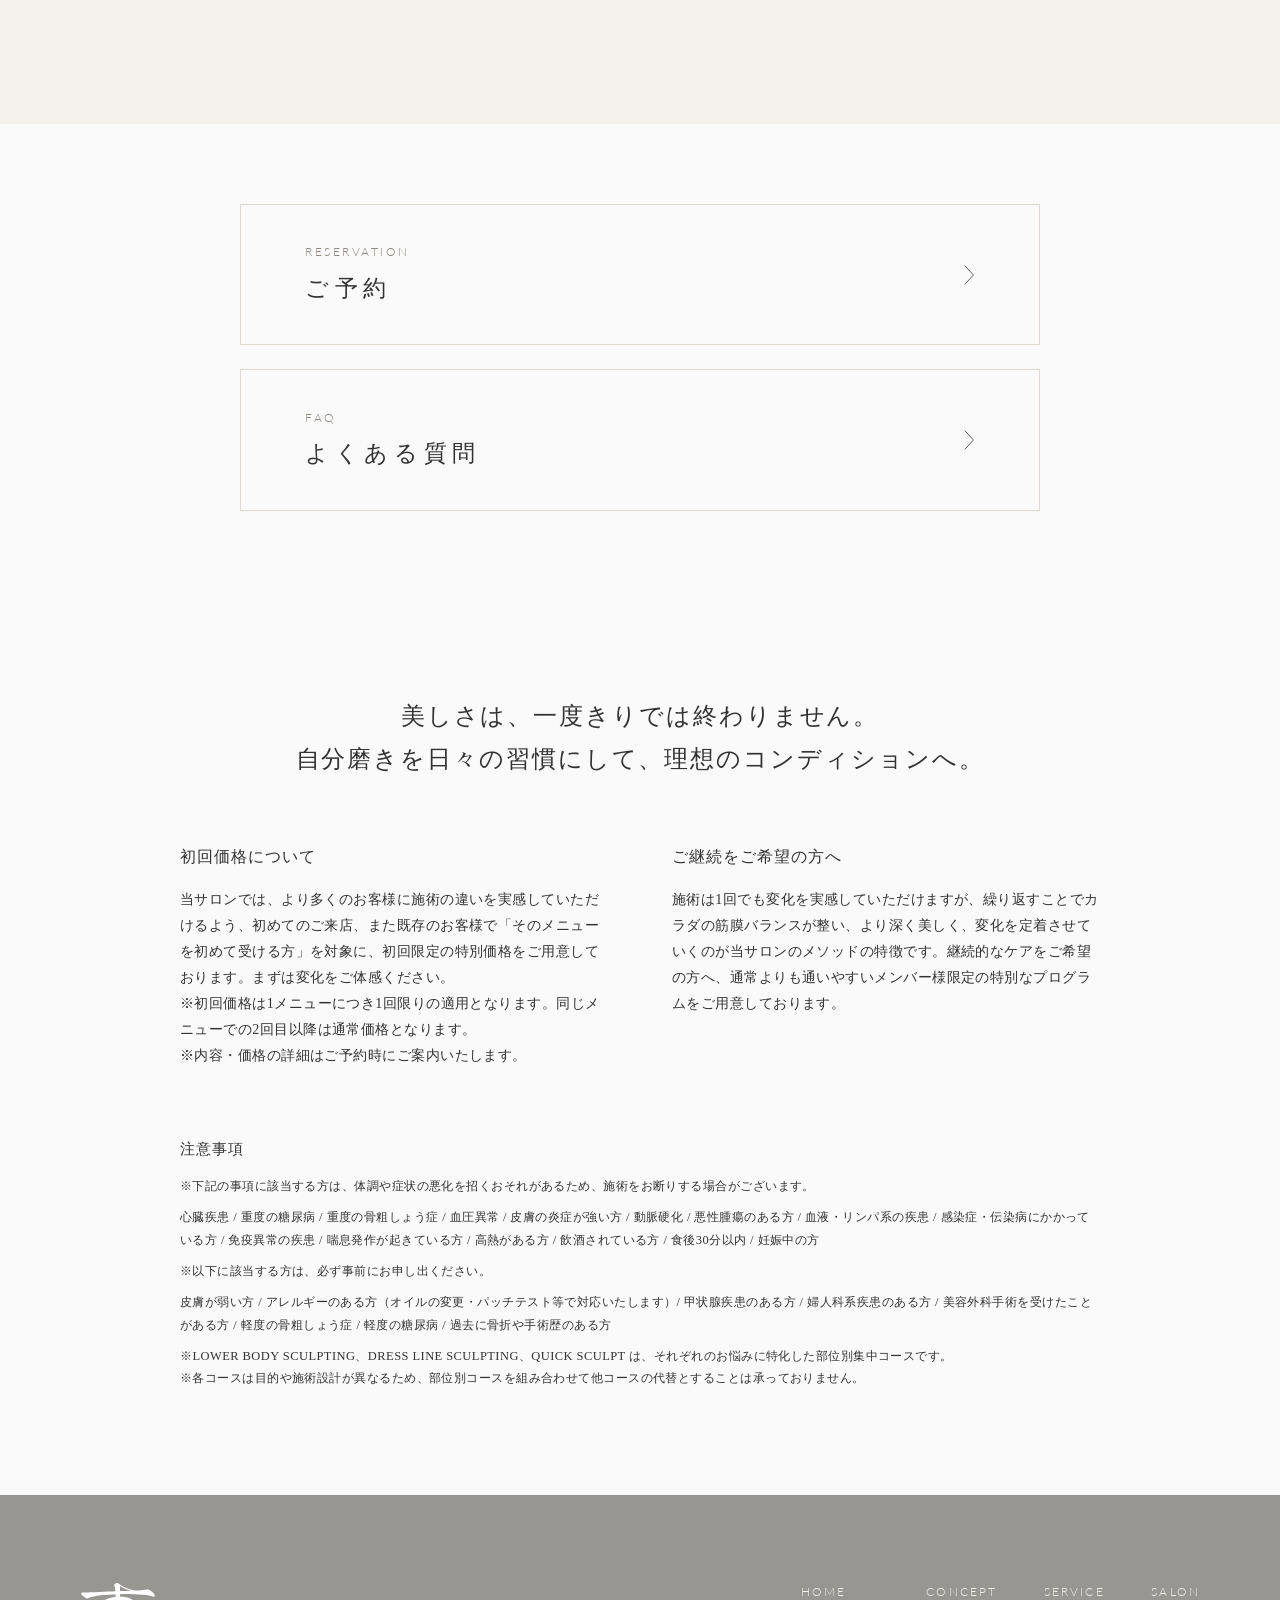
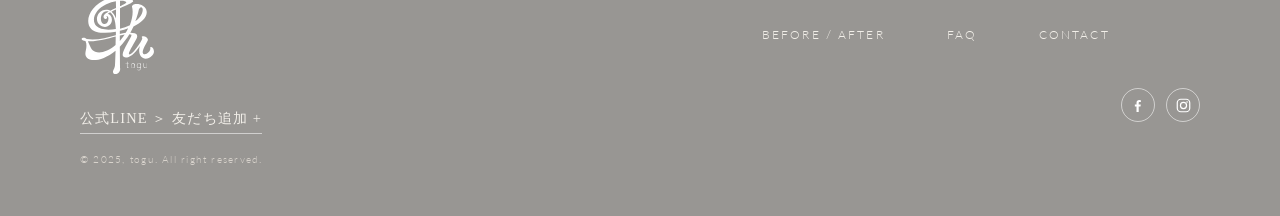
<file: service.html>
<!DOCTYPE html>
<html lang="ja">
<head>
<meta charset="UTF-8">
<meta name="viewport" content="width=device-width, initial-scale=1.0">
<title>SERVICE ｜ TOGU - Body Design Spa</title>
<meta name="description" content="TOGUのサービス・料金。立体美を引き出すボディデザインメソッド。筋膜・リンパ・骨格バランスを整え、身体本来の美しいシルエットを引き出すトリートメントメニューと料金をご案内します。">
<link rel="preconnect" href="https://fonts.googleapis.com">
<link rel="preconnect" href="https://fonts.gstatic.com" crossorigin>
<link href="https://fonts.googleapis.com/css2?family=Lato:wght@100;300&display=swap" rel="stylesheet">
<link rel="stylesheet" href="assets/css/style.css">
  <link rel="icon" href="/favicon.ico" sizes="any">
  <link rel="icon" type="image/svg+xml" href="/favicon.svg">
  <link rel="apple-touch-icon" href="/apple-touch-icon.png">
  <link rel="manifest" href="/site.webmanifest">
</head>
<body>

<!-- ===================== Header ===================== -->
<header class="site-header">
  <a href="/" class="site-header__logo" aria-label="TOGU">
    <img class="logo-wh" src="images/common/logo-wh.svg" alt="TOGU">
    <img class="logo-bk" src="images/common/logo-bk.svg" alt="TOGU">
  </a>
  <nav class="gnav">
    <ul class="gnav__list">
      <li><a href="/">HOME</a></li>
      <li><a href="/concept">CONCEPT</a></li>
      <li><a href="/service">SERVICE</a></li>
      <li><a href="/salon">SALON</a></li>
      <li><a href="/faq">FAQ</a></li>
      <li><a href="/news/">NEWS</a></li>
    </ul>
    <div class="header-actions">
      <a class="btn-reserve" data-link="line" href="#" target="_blank" rel="noopener">RESERVATION</a>
      <div class="header-sns">
        <a class="sns-ico" data-link="instagram" href="#" target="_blank" rel="noopener" aria-label="Instagram">
          <svg viewBox="0 0 24 24" fill="none" aria-hidden="true">
            <rect class="ico-stroke" x="3.2" y="3.2" width="17.6" height="17.6" rx="5" stroke-width="1.7"/>
            <circle class="ico-stroke" cx="12" cy="12" r="4.3" stroke-width="1.7"/>
            <circle class="ico-fill" cx="17" cy="7" r="1.15"/>
          </svg>
        </a>
        <a class="sns-ico" data-link="facebook" href="#" target="_blank" rel="noopener" aria-label="Facebook">
          <svg viewBox="0 0 24 24" fill="none" aria-hidden="true">
            <path class="ico-fill" d="M13.7 21v-7.6h2.55l.38-2.96H13.7V8.55c0-.86.24-1.44 1.47-1.44h1.57V4.46a21 21 0 0 0-2.29-.12c-2.27 0-3.82 1.38-3.82 3.92v2.18H8.25v2.96h2.35V21h3.1Z"/>
          </svg>
        </a>
      </div>
      <button class="header-hamburger" aria-label="メニュー"><span></span><span></span><span></span></button>
    </div>
  </nav>
</header>

<div class="drawer">
  <a href="/">HOME</a>
  <a href="/concept">CONCEPT</a>
  <a href="/service">SERVICE</a>
  <a href="/salon">SALON</a>
  <a href="/beforeafter">BEFORE / AFTER</a>
  <a href="/faq">FAQ</a>
  <a href="/news/">NEWS</a>
  <a data-link="line" href="#" target="_blank" rel="noopener">RESERVATION</a>
  <div class="drawer-sns">
    <a class="sns-ico" data-link="instagram" href="#" target="_blank" rel="noopener" aria-label="Instagram">
      <svg viewBox="0 0 24 24" fill="none" aria-hidden="true">
        <rect class="ico-stroke" x="3.2" y="3.2" width="17.6" height="17.6" rx="5" stroke-width="1.7"/>
        <circle class="ico-stroke" cx="12" cy="12" r="4.3" stroke-width="1.7"/>
        <circle class="ico-fill" cx="17" cy="7" r="1.15"/>
      </svg>
    </a>
    <a class="sns-ico" data-link="facebook" href="#" target="_blank" rel="noopener" aria-label="Facebook">
      <svg viewBox="0 0 24 24" fill="none" aria-hidden="true">
        <path class="ico-fill" d="M13.7 21v-7.6h2.55l.38-2.96H13.7V8.55c0-.86.24-1.44 1.47-1.44h1.57V4.46a21 21 0 0 0-2.29-.12c-2.27 0-3.82 1.38-3.82 3.92v2.18H8.25v2.96h2.35V21h3.1Z"/>
      </svg>
    </a>
  </div>
</div>

<main>

<!-- ===================== Page hero ===================== -->
<section class="page-hero">
  <div class="page-hero__bg" style="background-image:url('images/menu/menu-head.jpg')"></div>
  <div class="page-hero__inner">
    <p class="en">MENU</p>
    <p class="jp">サービス・料金</p>
  </div>
</section>

<!-- ===================== Lead ===================== -->
<section class="service-lead">
  <div class="inner">
    <p class="reveal">立体美を引き出すボディデザインメソッド。<br class="br-pc">筋膜・リンパ・骨格バランスを整え、<br class="br-pc">身体本来の美しいシルエットを引き出します。</p>
  </div>
</section>

<!-- ===================== METHOD ===================== -->
<section class="method">
  <div class="inner">
    <div class="sec-head">
      <p class="en-title" style="font-size:clamp(1.4rem,3.2vw,2rem)">METHOD</p>
      <p class="jp-sub">TOGUの特徴</p>
    </div>
    <p class="method__name reveal">TOGU SCULPTING METHOD</p>
    <p class="method__lead reveal">身体のラインを彫刻するように整えるTOGU独自のボディデザインメソッド。<br class="br-pc">筋膜・リンパ・骨格バランスを整えながら身体本来の美しいシルエットを引き出します。</p>

    <p class="method-structure__title reveal">METHOD STRUCTURE</p>
    <div class="method-circles reveal">
      <div class="method-circle">
        <span class="en">RELEASE</span>
        <span class="jp">筋膜・リンパの滞りを<br>解放</span>
      </div>
      <div class="method-circle">
        <span class="en">SCULPT</span>
        <span class="jp">身体のラインを<br>立体的にデザイン</span>
      </div>
      <div class="method-circle">
        <span class="en">CUT DEFINITION</span>
        <span class="sub">（カット出し）</span>
        <span class="jp">筋肉の陰影を<br>際立たせる</span>
      </div>
    </div>

    <div class="back-to-face reveal">
      <p class="back-to-face__title">BACK-TO-FACE METHOD</p>
      <p>背中・肩甲骨から整えることで顔の印象を立体的にデザインする<br class="br-pc">TOGU独自のフェイシャルメソッド。</p>
    </div>
  </div>
</section>

<!-- ===================== TREATMENT FLOW ===================== -->
<section class="flow">
  <div class="inner">
    <div class="sec-head">
      <p class="en-title" style="font-size:clamp(1.4rem,3.2vw,2rem)">TREATMENT FLOW</p>
      <p class="jp-sub">施術までの流れ</p>
    </div>
    <p class="flow__lead reveal">TOGUでは身体の状態を丁寧に確認しながら、お一人おひとりの身体に合わせた施術を行います。<br class="br-pc">身体のバランスを整え、本来の美しいシルエットを引き出すためのトリートメントフローです。</p>
    <div class="flow__list">
      <div class="flow__item reveal">
        <div class="flow__num">1</div>
        <div class="flow__body">
          <p class="flow__en">CONSULTATION</p>
          <p class="flow__jp">カウンセリング</p>
          <p class="flow__desc">お身体の状態やお悩み、ご希望を伺いながら現在のコンディションを確認します。姿勢や身体のバランスを見ながらその日の施術内容をご提案します。</p>
        </div>
      </div>
      <div class="flow__item reveal">
        <div class="flow__num">2</div>
        <div class="flow__body">
          <p class="flow__en">RELEASE</p>
          <p class="flow__jp">リリース</p>
          <p class="flow__desc">筋膜・リンパ・筋肉の緊張を緩めながら身体の巡りを整えます。背中・肩甲骨・首など身体の土台から整えていきます。</p>
        </div>
      </div>
      <div class="flow__item reveal">
        <div class="flow__num">3</div>
        <div class="flow__body">
          <p class="flow__en">SCULPT</p>
          <p class="flow__jp">スカルプト</p>
          <p class="flow__desc">身体のラインを立体的にデザインするTOGU独自のボディスカルプト。くびれ・ヒップライン・フェイスラインなど本来の骨格の美しさを引き出します。</p>
        </div>
      </div>
      <div class="flow__item reveal">
        <div class="flow__num">4</div>
        <div class="flow__body">
          <p class="flow__en">CUT DEFINITION</p>
          <p class="flow__jp">カット出し</p>
          <p class="flow__desc">筋肉の陰影を際立たせ身体のラインをより美しく整えます。立体感のあるシルエットへ導きます。</p>
        </div>
      </div>
      <div class="flow__item reveal">
        <div class="flow__num">5</div>
        <div class="flow__body">
          <p class="flow__en">FINISHING</p>
          <p class="flow__jp">フィニッシング</p>
          <p class="flow__desc">身体の状態を確認しながら仕上げのコンディショニング。必要に応じて美容導入ケア（Infusion Care※）などを行いトリートメントを仕上げます。<br>※Medical Partner Program</p>
        </div>
      </div>
    </div>
  </div>
</section>

<!-- ===================== TREATMENT ===================== -->
<section class="treatment">
  <div class="inner">
    <div class="sec-head">
      <p class="en-title" style="font-size:clamp(1.4rem,3.2vw,2rem)">TREATMENT</p>
      <p class="jp-sub">施術</p>
    </div>

    <!-- HAUTE COUTURE TOTAL CARE : image right -->
    <div class="course">
      <div class="course__body reveal">
        <p class="course__en">HAUTE COUTURE TOTAL CARE</p>
        <p class="course__jp-label">オートクチュール トータルケア</p>
        <p class="course__catch">TOGUの技術をすべて取り入れた<br>オーダーメイドトリートメント。</p>
        <p class="course__desc">背中・肩甲骨から整えBack-to-Face Sculptをベースに、<br>・Body Line Sculpting<br>・Dress Line Sculpting<br>・カット出し<br>・Air Injectionフェイシャル<br>・Air Injectionスカルプ<br>・ハーブ蒸し<br>など、その日の身体の状態に合わせて施術内容を組み立てます。ボディライン・フェイスライン・艶肌までトータルで整えるTOGUのシグネチャーコースです。<br>※金額は全て税込です。</p>
        <div class="course__prices">
          <div class="price-row"><span class="label">1回 ／ 150分</span><span class="yen">¥33,000</span></div>
        </div>
      </div>
      <div class="course__img reveal"><img src="images/menu/treatment01.jpg" alt="HAUTE COUTURE TOTAL CARE"></div>
    </div>

    <!-- FACIAL SCULPTING : image left -->
    <div class="course">
      <div class="course__img reveal"><img src="images/menu/treatment02.jpg" alt="FACIAL SCULPTING"></div>
      <div class="course__body reveal">
        <p class="course__en">FACIAL SCULPTING</p>
        <p class="course__jp-label">顔筋小顔コース</p>
        <p class="course__catch">背中から整える<br class="br-pc">小顔フェイシャル</p>
        <p class="course__desc">背中・肩甲骨から整えることでフェイスラインを立体的にデザイン。筋膜・リンパ・骨格バランスを整えながら顔の印象をすっきり引き上げます。<br>※金額は全て税込です。</p>
        <div class="course__prices">
          <div class="price-row"><span class="label">1回 ／ 30分</span><span class="yen">¥7,700</span></div>
          <div class="price-row"><span class="label">1回 ／ 60分</span><span class="yen">¥13,200</span></div>
          <div class="price-row"><span class="label"><span class="first">初回</span>1回 ／ 30分</span><span class="yen">¥6,600</span></div>
          <div class="price-row"><span class="label"><span class="first">初回</span>1回 ／ 60分</span><span class="yen">¥10,000</span></div>
        </div>
      </div>
    </div>

    <!-- LOWER BODY SCULPTING : image right -->
    <div class="course">
      <div class="course__body reveal">
        <p class="course__en">LOWER BODY SCULPTING</p>
        <p class="course__jp-label">下半身集中コース</p>
        <p class="course__catch">ヒップライン・脚の張り・むくみ・<br>重心バランスが気になる方へ。</p>
        <p class="course__desc">筋膜・リンパ・骨格バランスに着目しながら、ヒップ・太もも・膝周り・ふくらはぎまで、下半身全体のラインを立体的にデザインします。余分な水分や滞りを流し出すTOGU独自の「カット出し」技術を取り入れ、軽やかで洗練されたシルエットへ導きます。<br>※金額は全て税込です。</p>
        <div class="course__prices">
          <div class="price-row"><span class="label">1回 ／ 60分</span><span class="yen">¥14,300</span></div>
          <div class="price-row"><span class="label">1回 ／ 90分</span><span class="yen">¥23,000</span></div>
          <div class="price-row"><span class="label"><span class="first">初回</span>1回 ／ 60分</span><span class="yen">¥11,000</span></div>
          <div class="price-row"><span class="label"><span class="first">初回</span>1回 ／ 90分</span><span class="yen">¥18,000</span></div>
        </div>
      </div>
      <div class="course__img reveal"><img src="images/menu/treatment03.jpg" alt="LOWER BODY SCULPTING"></div>
    </div>

    <!-- DRESS LINE SCULPTING : image left -->
    <div class="course">
      <div class="course__img reveal"><img src="images/menu/treatment04.jpg" alt="DRESS LINE SCULPTING"></div>
      <div class="course__body reveal">
        <p class="course__en">DRESS LINE SCULPTING</p>
        <p class="course__jp-label">上半身集中コース</p>
        <p class="course__catch">ドレスや衣装を美しく着こなすための<br>上半身集中トリートメント。</p>
        <p class="course__desc">背中・肩甲骨・デコルテ・二の腕を整え上半身のラインを美しく整えます。肩周りを華奢に、鎖骨を美しく引き立てながらドレスが映える上半身のラインへデザインします。肌から浮き出る鎖骨もジュエリーの一部と捉え、より洗練された印象に導きます。<br>※金額は全て税込です。</p>
        <div class="course__prices">
          <div class="price-row"><span class="label">1回 ／ 60分</span><span class="yen">¥14,300</span></div>
          <div class="price-row"><span class="label"><span class="first">初回</span>1回 ／ 60分</span><span class="yen">¥11,000</span></div>
        </div>
      </div>
    </div>

    <!-- BODY LINE SCULPTING : image right -->
    <div class="course">
      <div class="course__body reveal">
        <p class="course__en">BODY LINE SCULPTING</p>
        <p class="course__jp-label">全身スリムコース</p>
        <p class="course__catch">筋膜・リンパ・骨格バランスを整えながら<br>身体のラインを立体的にデザインします。</p>
        <p class="course__desc">余分な水分や老廃物を流し出す「カット出し」技術を駆使した自由自在なボディメイク。くびれ・ヒップライン・脚など気になる部位を整え美しいボディシルエットへ導きます。<br>※金額は全て税込です。</p>
        <div class="course__prices">
          <div class="price-row"><span class="label">1回 ／ 60分</span><span class="yen">¥14,300</span></div>
          <div class="price-row"><span class="label">1回 ／ 90分</span><span class="yen">¥23,000</span></div>
          <div class="price-row"><span class="label">1回 ／ 120分</span><span class="yen">¥30,000</span></div>
          <div class="price-row"><span class="label"><span class="first">初回</span>1回 ／ 60分</span><span class="yen">¥11,000</span></div>
          <div class="price-row"><span class="label"><span class="first">初回</span>1回 ／ 90分</span><span class="yen">¥18,000</span></div>
          <div class="price-row"><span class="label"><span class="first">初回</span>1回 ／ 120分</span><span class="yen">¥23,000</span></div>
        </div>
      </div>
      <div class="course__img reveal"><img src="images/menu/treatment05.jpg" alt="BODY LINE SCULPTING"></div>
    </div>

    <!-- FACIAL SCULPT INFUSION PREMIUM : image left -->
    <div class="course">
      <div class="course__img reveal"><img src="images/menu/treatment06.jpg" alt="FACIAL SCULPT INFUSION PREMIUM"></div>
      <div class="course__body reveal">
        <p class="course__en">FACIAL SCULPT INFUSION PREMIUM</p>
        <p class="course__jp-label">ヒト幹細胞 × NMN 導入</p>
        <p class="course__catch">AIR injectorを使用し、<br class="br-pc">美容成分を角質層へ届ける美容導入ケア。</p>
        <p class="course__desc">首肩・デコルテ・顔・頭皮まで整えながら、巡りを高め、フェイスラインを立体的にデザインします。ハリ・弾力・潤い・透明感を引き出し、肌印象まで美しく整えるTOGU独自のプレミアムケア。<br>※金額は全て税込です。<br>※単体でのご案内も可能です。<br>※トリートメントと組み合わせる場合は特別価格にてご案内いたします。</p>
        <div class="course__prices">
          <div class="price-row"><span class="label">1回 ／ 60分 ／ ヒト幹細胞 × NMN導入</span><span class="yen">¥16,000</span></div>
          <div class="price-row"><span class="label"><span class="first">初回</span>1回 ／ 60分 ／ ヒト幹細胞 × NMN導入</span><span class="yen">¥13,200</span></div>
        </div>
      </div>
    </div>

    <!-- QUICK SCULPT : image right -->
    <div class="course">
      <div class="course__body reveal">
        <p class="course__en">QUICK SCULPT</p>
        <p class="course__jp-label">部分集中スリムコース</p>
        <p class="course__catch">気になる部分へ集中的にアプローチする、<br class="br-pc">TOGUのショートトリートメント。</p>
        <p class="course__desc">筋膜・リンパ・骨格バランスに着目しながら、余分な水分や滞りを流し、立体的なボディラインへ導きます。短時間でも変化を実感したい方や、定期的なメンテナンスにもおすすめです。<br>施術部位は下記からお選びいただけます。<br>・LEG（脚・ヒップ）<br>・BACK（背中・肩甲骨・二の腕）<br>・WAIST（腹部・くびれ）<br>・FACE BACK（背中〜フェイスライン）<br>※1部位集中コース<br>※組み合わせ不可<br>※金額は全て税込です。</p>
        <div class="course__prices">
          <div class="price-row"><span class="label">1回 ／ 45分</span><span class="yen">¥9,900</span></div>
          <div class="price-row"><span class="label"><span class="first">初回</span>1回 ／ 45分</span><span class="yen">¥8,800</span></div>
        </div>
      </div>
      <div class="course__img reveal"><img src="images/menu/treatment07.jpg" alt="QUICK SCULPT"></div>
    </div>

    <!-- STEAM SÉRÉNITÉ : image left -->
    <div class="course">
      <div class="course__img reveal"><img src="images/menu/treatment08.jpg" alt="STEAM SÉRÉNITÉ"></div>
      <div class="course__body reveal">
        <p class="course__en">STEAM SÉRÉNITÉ</p>
        <p class="course__jp-label">寝るハーブ蒸し 深眠温活トリートメント</p>
        <p class="course__catch">横になったまま全身を包み込む、<br class="br-pc">TOGUオリジナルのスチームリラクゼーション。</p>
        <p class="course__desc">身体を深部から温めながら、巡りや緊張をやさしく整え、心身を深いリラックス状態へ導きます。冷え・疲労感・睡眠の質・自律神経の乱れが気になる方へ。トリートメント前後のコンディショニングケアとしてもおすすめです。月のリズムやその日の状態に合わせたハーブと香りで、静かに整うための温活習慣を。<br>※他メニューとの組み合わせで¥3,300<br>※金額は全て税込です。</p>
        <div class="course__prices">
          <div class="price-row"><span class="label">1回 ／ 40分</span><span class="yen">¥4,400</span></div>
          <div class="price-row"><span class="label"><span class="first">初回</span>1回 ／ 40分</span><span class="yen">¥3,300</span></div>
        </div>
      </div>
    </div>

    <!-- AROMA SELECTION -->
    <div class="aroma-head reveal">
      <p class="en">AROMA SELECTION</p>
      <p class="jp">アロマセレクション</p>
      <p>香りを選ぶことからはじまる、TOGUのトリートメント体験。<br class="br-pc">その日の状態や気分に合わせて、心身を整える香りをご用意しています。<br class="br-pc">施術時にお好みに合わせてお選びください。</p>
    </div>

    <!-- ZUKO : image right -->
    <div class="course">
      <div class="course__body reveal">
        <p class="course__en">ZUKŌ</p>
        <p class="course__jp-label">塗香</p>
        <p class="course__catch">施術前に心身を整えるための香りの儀式<br class="br-pc">心身の扉をひらいて浄化と静寂をもたらす</p>
        <p class="course__desc">仏教や神道の儀式に用いられてきた粉末状のお香「塗香（ずこう）」を使い、施術前の浄化として心身を清める静かな導入タイム。身を清め、邪気を払うために使われる塗香を手首や胸元の肌に直接塗ることで、目に見えない「気」を整えてくれます。香りは脳にダイレクトに届く唯一の五感。香りと呼吸が連動することで無意識のストレスにも届き、余計な思考や緊張をふわりと手放してくれます。施術の前に深い呼吸を誘い、スパトリートメントの効果をより深く感じていただくための香りのセレモニー。</p>
      </div>
      <div class="course__img reveal"><img src="images/menu/S__33038349.jpg" alt="ZUKŌ"></div>
    </div>

    <!-- MOON CYCLE THERAPY : image left -->
    <div class="course">
      <div class="course__img reveal"><img src="images/menu/aromaserection02.jpg" alt="MOON CYCLE THERAPY"></div>
      <div class="course__body reveal">
        <p class="course__en">MOON CYCLE THERAPY</p>
        <p class="course__jp-label">ムーンサイクルセラピー</p>
        <p class="course__catch">月の満ち欠けアロマと深層ケアで、<br>心身を浄化</p>
        <p class="course__desc">月の満ち欠けとカラダのバイオリズムに着目した、極上のトリートメント。満ちていくときや手放すとき、揺らぐときなど、月のリズムに合わせて心とカラダの揺らぎを整えます。オリジナルブレンドのアロマで優しく包み込み、リンパドレナージュ、オイル整体、腸セラピー、ドライヘッドスパ等を組み合わせたオリジナルメニューは、溜め込んだものを流して新しい巡りと軽さを呼び込みます。</p>
      </div>
    </div>

    <!-- ORIENTAL SPA RELAXATION : image right -->
    <div class="course">
      <div class="course__body reveal">
        <p class="course__en">ORIENTAL SPA RELAXATION</p>
        <p class="course__jp-label">オリエンタルスパリラクゼーション</p>
        <p class="course__catch">時を超え、古代の香りに抱かれて<br class="br-pc">魂がほどける至福のオイルトリートメント</p>
        <p class="course__desc">ミルラやフランキンセンスなど、古代から伝わる聖なる香りに包まれた極上のオイルトリートメント。ホットストーンと温湿布のやわらかな温熱が自律神経を整え、心を解きほぐしてカラダを芯から緩めます。トリートメントの仕上げには希少なサフラン美容液を贅沢に使用し、肌に気品ある艶と輝きをプラス。砂漠の静寂、神殿の気配、遠い記憶に触れるような特別な時間は、いつも頑張っている自分のご褒美に。オリエンタルな香りが深く息づく非日常空間で、五感を満たす癒しの旅をお楽しみください。<br>※香り・温熱・空間を一体化させたホリスティックなリラクゼーションメニューなため、札幌サロンのみでのご提供となります。</p>
      </div>
      <div class="course__img reveal"><img src="images/menu/aromaserection03.jpg" alt="ORIENTAL SPA RELAXATION"></div>
    </div>

  </div>
</section>

<!-- ===================== FIRST VISIT ===================== -->
<section class="first-visit">
  <div class="inner">
    <div class="sec-head">
      <p class="en-title" style="font-size:clamp(1.4rem,3.2vw,2rem)">FIRST VISIT</p>
      <p class="jp-sub">初めてのお客様へ</p>
    </div>
    <p class="first-visit__lead reveal">TOGU は完全予約制のプライベートサロンです。<br class="br-pc">お一人おひとりのお身体の状態に合わせて丁寧に施術を行っています。<br class="br-pc">初めてのお客様にも安心してお越しいただけるよう<br class="br-pc">トリートメントの流れをご案内いたします。</p>
    <div class="fv-steps">
      <div class="fv-step reveal">
        <p class="en">RESERVATION</p>
        <p class="jp">ご予約</p>
        <p>ご予約は予約フォームまたはメッセージより承っております。<br class="br-pc">ご希望の日時・メニューをお知らせください。</p>
      </div>
      <div class="fv-step reveal">
        <p class="en">CONSULTATION</p>
        <p class="jp">カウンセリング</p>
        <p>お身体の状態やお悩み、ご希望をお伺いしながら<br class="br-pc">現在のコンディションを確認いたします。</p>
      </div>
      <div class="fv-step reveal">
        <p class="en">TREATMENT</p>
        <p class="jp">トリートメント</p>
        <p>身体のバランスを整えながら<br class="br-pc">ボディラインを立体的にデザインします。</p>
      </div>
      <div class="fv-step reveal">
        <p class="en">AFTER COUNSELING</p>
        <p class="jp">アフターカウンセリング</p>
        <p>施術後のお身体の状態をご説明し<br class="br-pc">日常で意識していただきたいポイントなどをお伝えします。</p>
      </div>
    </div>
  </div>
</section>

<!-- ===================== CTA ===================== -->
<section class="service-cta">
  <div class="inner">
    <a class="reserve-box reserve-box--wide reveal" data-link="line" href="#" target="_blank" rel="noopener">
      <span class="label">
        <span class="en">RESERVATION</span>
        <span class="jp">ご予約</span>
      </span>
      <svg class="arrow" viewBox="0 0 14 26" fill="none" aria-hidden="true"><path d="M1 1 L12 13 L1 25" stroke="currentColor" stroke-width="1"/></svg>
    </a>
    <a class="reserve-box reserve-box--wide reveal" href="/faq">
      <span class="label">
        <span class="en">FAQ</span>
        <span class="jp">よくある質問</span>
      </span>
      <svg class="arrow" viewBox="0 0 14 26" fill="none" aria-hidden="true"><path d="M1 1 L12 13 L1 25" stroke="currentColor" stroke-width="1"/></svg>
    </a>
  </div>
</section>

<!-- ===================== Closing notes ===================== -->
<section class="service-closing">
  <div class="inner">
    <p class="service-closing__head reveal">美しさは、一度きりでは終わりません。<br class="br-pc">自分磨きを日々の習慣にして、理想のコンディションへ。</p>
    <div class="closing-cols">
      <div class="reveal">
        <h3>初回価格について</h3>
        <p>当サロンでは、より多くのお客様に施術の違いを実感していただけるよう、初めてのご来店、また既存のお客様で「そのメニューを初めて受ける方」を対象に、初回限定の特別価格をご用意しております。まずは変化をご体感ください。<br>※初回価格は1メニューにつき1回限りの適用となります。同じメニューでの2回目以降は通常価格となります。<br>※内容・価格の詳細はご予約時にご案内いたします。</p>
      </div>
      <div class="reveal">
        <h3>ご継続をご希望の方へ</h3>
        <p>施術は1回でも変化を実感していただけますが、繰り返すことでカラダの筋膜バランスが整い、より深く美しく、変化を定着させていくのが当サロンのメソッドの特徴です。継続的なケアをご希望の方へ、通常よりも通いやすいメンバー様限定の特別なプログラムをご用意しております。</p>
      </div>
    </div>
    <div class="notes reveal">
      <h4>注意事項</h4>
      <p>※下記の事項に該当する方は、体調や症状の悪化を招くおそれがあるため、施術をお断りする場合がございます。</p>
      <p>心臓疾患 / 重度の糖尿病 / 重度の骨粗しょう症 / 血圧異常 / 皮膚の炎症が強い方 / 動脈硬化 / 悪性腫瘍のある方 / 血液・リンパ系の疾患 / 感染症・伝染病にかかっている方 / 免疫異常の疾患 / 喘息発作が起きている方 / 高熱がある方 / 飲酒されている方 / 食後30分以内 / 妊娠中の方</p>
      <p>※以下に該当する方は、必ず事前にお申し出ください。</p>
      <p>皮膚が弱い方 / アレルギーのある方（オイルの変更・パッチテスト等で対応いたします）/ 甲状腺疾患のある方 / 婦人科系疾患のある方 / 美容外科手術を受けたことがある方 / 軽度の骨粗しょう症 / 軽度の糖尿病 / 過去に骨折や手術歴のある方</p>
      <p>※LOWER BODY SCULPTING、DRESS LINE SCULPTING、QUICK SCULPT は、それぞれのお悩みに特化した部位別集中コースです。<br>※各コースは目的や施術設計が異なるため、部位別コースを組み合わせて他コースの代替とすることは承っておりません。</p>
    </div>
  </div>
</section>

</main>

<!-- ===================== Footer ===================== -->
<footer class="site-footer">
  <div class="inner">
    <div class="site-footer__grid">
      <div class="site-footer__brand">
        <img src="images/common/logo-wh.svg" alt="TOGU">
        <a class="footer-line" data-link="line" href="#" target="_blank" rel="noopener">公式LINE ＞ 友だち追加 +</a>
        <p class="copy">© 2025, togu. All right reserved.</p>
      </div>
      <div class="site-footer__right">
        <nav class="footer-nav">
          <a href="/">HOME</a>
          <a href="/concept">CONCEPT</a>
          <a href="/service">SERVICE</a>
          <a href="/salon">SALON</a>
          <a href="/beforeafter">BEFORE / AFTER</a>
          <a href="/faq">FAQ</a>
          <a href="/news/contact/">CONTACT</a>
        </nav>
        <div class="footer-sns">
          <a class="sns-ico" data-link="facebook" href="#" target="_blank" rel="noopener" aria-label="Facebook">
            <svg viewBox="0 0 24 24" fill="none" aria-hidden="true">
              <path class="ico-fill" d="M13.7 21v-7.6h2.55l.38-2.96H13.7V8.55c0-.86.24-1.44 1.47-1.44h1.57V4.46a21 21 0 0 0-2.29-.12c-2.27 0-3.82 1.38-3.82 3.92v2.18H8.25v2.96h2.35V21h3.1Z"/>
            </svg>
          </a>
          <a class="sns-ico" data-link="instagram" href="#" target="_blank" rel="noopener" aria-label="Instagram">
            <svg viewBox="0 0 24 24" fill="none" aria-hidden="true">
              <rect class="ico-stroke" x="3.2" y="3.2" width="17.6" height="17.6" rx="5" stroke-width="1.7"/>
              <circle class="ico-stroke" cx="12" cy="12" r="4.3" stroke-width="1.7"/>
              <circle class="ico-fill" cx="17" cy="7" r="1.15"/>
            </svg>
          </a>
        </div>
      </div>
    </div>
  </div>
</footer>

<script src="assets/js/config.js"></script>
<script src="assets/js/main.js"></script>
</body>
</html>
</file>
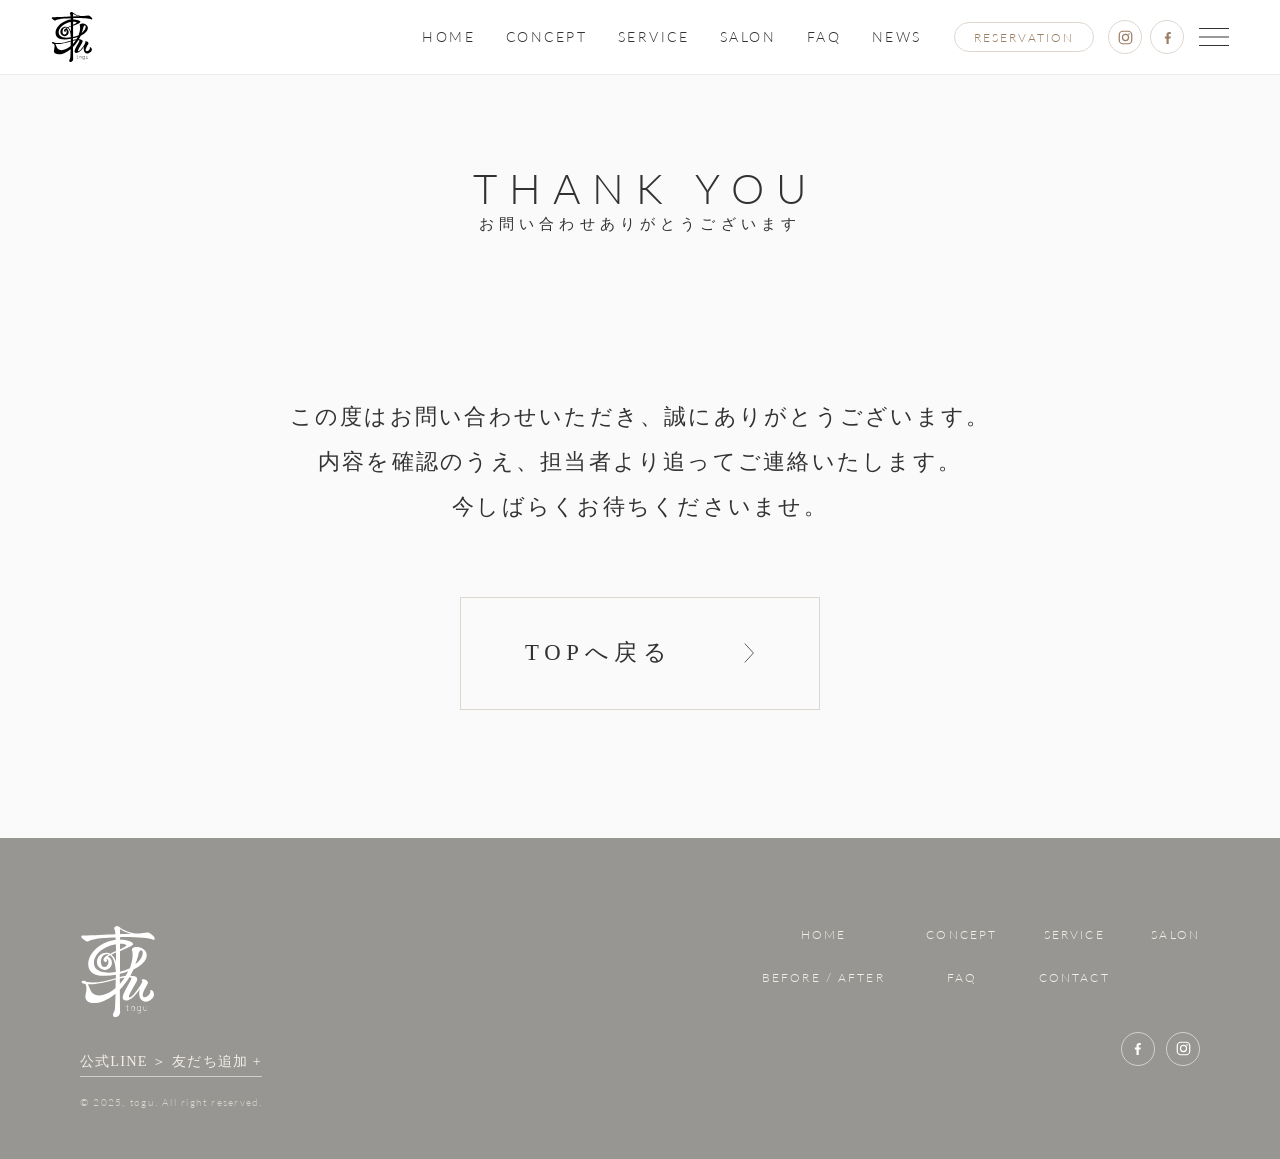
<file: thanks.html>
<!DOCTYPE html>
<html lang="ja">
<head>
<meta charset="UTF-8">
<meta name="viewport" content="width=device-width, initial-scale=1.0">
<title>THANK YOU ｜ TOGU - Body Design Spa</title>
<meta name="description" content="お問い合わせいただきありがとうございます。">
<meta name="robots" content="noindex">
<link rel="preconnect" href="https://fonts.googleapis.com">
<link rel="preconnect" href="https://fonts.gstatic.com" crossorigin>
<link href="https://fonts.googleapis.com/css2?family=Lato:wght@100;300&display=swap" rel="stylesheet">
<link rel="stylesheet" href="assets/css/style.css">
  <link rel="icon" href="/favicon.ico" sizes="any">
  <link rel="icon" type="image/svg+xml" href="/favicon.svg">
  <link rel="apple-touch-icon" href="/apple-touch-icon.png">
  <link rel="manifest" href="/site.webmanifest">
</head>
<body>

<!-- ===================== Header ===================== -->
<header class="site-header" data-solid="true">
  <a href="/" class="site-header__logo" aria-label="TOGU">
    <img class="logo-wh" src="images/common/logo-wh.svg" alt="TOGU">
    <img class="logo-bk" src="images/common/logo-bk.svg" alt="TOGU">
  </a>
  <nav class="gnav">
    <ul class="gnav__list">
      <li><a href="/">HOME</a></li>
      <li><a href="/concept">CONCEPT</a></li>
      <li><a href="/service">SERVICE</a></li>
      <li><a href="/salon">SALON</a></li>
      <li><a href="/faq">FAQ</a></li>
      <li><a href="/news/">NEWS</a></li>
    </ul>
    <div class="header-actions">
      <a class="btn-reserve" data-link="line" href="#" target="_blank" rel="noopener">RESERVATION</a>
      <div class="header-sns">
        <a class="sns-ico" data-link="instagram" href="#" target="_blank" rel="noopener" aria-label="Instagram">
          <svg viewBox="0 0 24 24" fill="none" aria-hidden="true">
            <rect class="ico-stroke" x="3.2" y="3.2" width="17.6" height="17.6" rx="5" stroke-width="1.7"/>
            <circle class="ico-stroke" cx="12" cy="12" r="4.3" stroke-width="1.7"/>
            <circle class="ico-fill" cx="17" cy="7" r="1.15"/>
          </svg>
        </a>
        <a class="sns-ico" data-link="facebook" href="#" target="_blank" rel="noopener" aria-label="Facebook">
          <svg viewBox="0 0 24 24" fill="none" aria-hidden="true">
            <path class="ico-fill" d="M13.7 21v-7.6h2.55l.38-2.96H13.7V8.55c0-.86.24-1.44 1.47-1.44h1.57V4.46a21 21 0 0 0-2.29-.12c-2.27 0-3.82 1.38-3.82 3.92v2.18H8.25v2.96h2.35V21h3.1Z"/>
          </svg>
        </a>
      </div>
      <button class="header-hamburger" aria-label="メニュー"><span></span><span></span><span></span></button>
    </div>
  </nav>
</header>

<div class="drawer">
  <a href="/">HOME</a>
  <a href="/concept">CONCEPT</a>
  <a href="/service">SERVICE</a>
  <a href="/salon">SALON</a>
  <a href="/beforeafter">BEFORE / AFTER</a>
  <a href="/faq">FAQ</a>
  <a href="/news/">NEWS</a>
  <a data-link="line" href="#" target="_blank" rel="noopener">RESERVATION</a>
  <div class="drawer-sns">
    <a class="sns-ico" data-link="instagram" href="#" target="_blank" rel="noopener" aria-label="Instagram">
      <svg viewBox="0 0 24 24" fill="none" aria-hidden="true">
        <rect class="ico-stroke" x="3.2" y="3.2" width="17.6" height="17.6" rx="5" stroke-width="1.7"/>
        <circle class="ico-stroke" cx="12" cy="12" r="4.3" stroke-width="1.7"/>
        <circle class="ico-fill" cx="17" cy="7" r="1.15"/>
      </svg>
    </a>
    <a class="sns-ico" data-link="facebook" href="#" target="_blank" rel="noopener" aria-label="Facebook">
      <svg viewBox="0 0 24 24" fill="none" aria-hidden="true">
        <path class="ico-fill" d="M13.7 21v-7.6h2.55l.38-2.96H13.7V8.55c0-.86.24-1.44 1.47-1.44h1.57V4.46a21 21 0 0 0-2.29-.12c-2.27 0-3.82 1.38-3.82 3.92v2.18H8.25v2.96h2.35V21h3.1Z"/>
      </svg>
    </a>
  </div>
</div>

<main>

<!-- ===================== Page title ===================== -->
<section class="page-title">
  <p class="en">THANK YOU</p>
  <p class="jp">お問い合わせありがとうございます</p>
</section>

<!-- ===================== Thanks ===================== -->
<section class="thanks">
  <div class="inner">
    <p class="thanks__lead">この度はお問い合わせいただき、誠にありがとうございます。<br class="br-pc">内容を確認のうえ、担当者より追ってご連絡いたします。<br class="br-pc">今しばらくお待ちくださいませ。</p>
    <a class="reserve-box" href="/">
      <span class="label">
        <span class="jp">TOPへ戻る</span>
      </span>
      <svg class="arrow" viewBox="0 0 14 26" fill="none" aria-hidden="true"><path d="M1 1 L12 13 L1 25" stroke="currentColor" stroke-width="1"/></svg>
    </a>
  </div>
</section>

</main>

<!-- ===================== Footer ===================== -->
<footer class="site-footer">
  <div class="inner">
    <div class="site-footer__grid">
      <div class="site-footer__brand">
        <img src="images/common/logo-wh.svg" alt="TOGU">
        <a class="footer-line" data-link="line" href="#" target="_blank" rel="noopener">公式LINE ＞ 友だち追加 +</a>
        <p class="copy">© 2025, togu. All right reserved.</p>
      </div>
      <div class="site-footer__right">
        <nav class="footer-nav">
          <a href="/">HOME</a>
          <a href="/concept">CONCEPT</a>
          <a href="/service">SERVICE</a>
          <a href="/salon">SALON</a>
          <a href="/beforeafter">BEFORE / AFTER</a>
          <a href="/faq">FAQ</a>
          <a href="/news/contact/">CONTACT</a>
        </nav>
        <div class="footer-sns">
          <a class="sns-ico" data-link="facebook" href="#" target="_blank" rel="noopener" aria-label="Facebook">
            <svg viewBox="0 0 24 24" fill="none" aria-hidden="true">
              <path class="ico-fill" d="M13.7 21v-7.6h2.55l.38-2.96H13.7V8.55c0-.86.24-1.44 1.47-1.44h1.57V4.46a21 21 0 0 0-2.29-.12c-2.27 0-3.82 1.38-3.82 3.92v2.18H8.25v2.96h2.35V21h3.1Z"/>
            </svg>
          </a>
          <a class="sns-ico" data-link="instagram" href="#" target="_blank" rel="noopener" aria-label="Instagram">
            <svg viewBox="0 0 24 24" fill="none" aria-hidden="true">
              <rect class="ico-stroke" x="3.2" y="3.2" width="17.6" height="17.6" rx="5" stroke-width="1.7"/>
              <circle class="ico-stroke" cx="12" cy="12" r="4.3" stroke-width="1.7"/>
              <circle class="ico-fill" cx="17" cy="7" r="1.15"/>
            </svg>
          </a>
        </div>
      </div>
    </div>
  </div>
</footer>

<script src="assets/js/config.js"></script>
<script src="assets/js/main.js"></script>
</body>
</html>
</file>
<file: assets/css/style.css>
@charset "UTF-8";

/* =========================================================
   TOGU - Body Design Spa
   Base / Common stylesheet
   Fonts: 游明朝体ミディアム (Yu Mincho) / Lato Thin
   ========================================================= */

:root {
  --bg:        #fafafa;   /* page background */
  --bg-soft:   #f5f2ee;   /* warm light band */
  --bg-soft2:  #efe9e2;   /* slightly deeper band */
  --text:      #323232;   /* text color */
  --text-soft: #323232;   /* body text */
  --text-faint:#8d877f;   /* subtle labels: dates / eyebrows */
  --line:      #ddd7cf;
  --footer-bg: #989693;   /* neutral mid gray */
  --footer-tx: #f2efe9;
  --footer-tx-soft: #d8d3cc;
  --accent:    #b49a89;   /* rose-beige accent */
  --brown:     #9a7d63;   /* café-au-lait brown (header icons / button) */
  --max:       1120px;

  --serif: "Yu Mincho", "YuMincho", "Hiragino Mincho ProN", "Hiragino Mincho Pro", "HG明朝E", "MS PMincho", serif;
  --lato:  "Lato", "Helvetica Neue", "Hiragino Kaku Gothic ProN", Arial, sans-serif;
}

/* ----- reset ----- */
*, *::before, *::after { box-sizing: border-box; }
html { -webkit-text-size-adjust: 100%; scroll-behavior: smooth; font-size: 16px; }
body {
  margin: 0;
  font-family: var(--serif);
  color: var(--text);
  background: var(--bg);
  line-height: 1.5; /* body text leading */
  font-size: 16px;
  letter-spacing: .028em; /* base body tracking (-30%) */
  font-feature-settings: "palt"; /* 文字詰め（プロポーショナルメトリクス） */
  -webkit-font-smoothing: antialiased;
  text-rendering: optimizeLegibility;
}
img { max-width: 100%; height: auto; display: block; }
a { color: inherit; text-decoration: none; transition: opacity .3s, color .3s; }
a:hover { opacity: .65; }
ul { list-style: none; margin: 0; padding: 0; }
button { font-family: inherit; cursor: pointer; }
h1, h2, h3, h4 { font-weight: 500; margin: 0; }

/* ----- helpers ----- */
.inner { width: 90%; max-width: var(--max); margin-inline: auto; }
/* 改行の出し分け（PC/スマホ） */
.br-pc { display: inline; }
.br-sp { display: none; }
.lato { font-family: var(--lato); font-weight: 300; }
.en   { font-family: var(--lato); font-weight: 300; letter-spacing: .22em; }

/* English section eyebrow + JP subtitle */
.sec-head { text-align: center; margin-bottom: 3.2em; }
.sec-head .en-title {
  font-family: var(--lato);
  font-weight: 300;
  font-size: clamp(1.53rem, 3.7vw, 2.19rem);
  letter-spacing: .28em;
  color: var(--text);
  margin: 0;
}
.sec-head .jp-sub {
  font-size: .72rem;
  letter-spacing: .35em;
  color: var(--text-faint);
  margin-top: 1em;
}

/* MORE link */
.more {
  display: inline-flex;
  align-items: center;
  gap: 1em;
  font-family: var(--lato);
  font-weight: 300;
  letter-spacing: .25em;
  font-size: .8rem;
  color: var(--text);
}
.more::after {
  content: "›";
  font-size: 1.4em;
  line-height: 1;
  transition: transform .3s;
}
.more:hover { opacity: 1; }
.more:hover::after { transform: translateX(4px); }

/* ===================== Header ===================== */
.site-header {
  position: fixed;
  top: 0; left: 0; right: 0;
  z-index: 100;
  display: flex;
  align-items: center;
  justify-content: space-between;
  padding: 18px 4%;
  transition: background .4s, box-shadow .4s, padding .4s;
}
.site-header.is-scrolled,
.site-header.is-solid {
  background: rgba(255,255,255,.94);
  box-shadow: 0 1px 0 rgba(0,0,0,.05);
  backdrop-filter: blur(6px);
  padding-top: 12px; padding-bottom: 12px;
}
.site-header__logo { display: block; }
.site-header__logo img { width: 42px; height: auto; }
.site-header__logo .logo-bk { display: none; }
.site-header.is-scrolled .logo-wh,
.site-header.is-solid .logo-wh { display: none; }
.site-header.is-scrolled .logo-bk,
.site-header.is-solid .logo-bk { display: block; }

/* nav right-aligned */
.gnav { flex: 1; display: flex; align-items: center; justify-content: flex-end; gap: 2em; }
.gnav__list { display: flex; gap: 1.9em; }
.gnav__list a {
  font-family: var(--lato);
  font-weight: 300;
  font-size: .88rem;
  letter-spacing: .18em;
  color: #fff;
}
/* solid/scrolled state -> dark text */
.site-header.is-scrolled .gnav__list a,
.site-header.is-solid .gnav__list a { color: var(--text); }
.site-header.is-scrolled .header-hamburger span,
.site-header.is-solid .header-hamburger span { background: var(--text); }

.header-actions { display: flex; align-items: center; gap: .9em; }
.btn-reserve {
  display: inline-flex;
  align-items: center;
  justify-content: center;
  width: 140px;
  height: 30px;
  background: #fff;
  border: 1px solid transparent;
  border-radius: 999px;
  font-family: var(--lato);
  font-weight: 300;
  font-size: .72rem;
  letter-spacing: .18em;
  color: var(--brown);
  white-space: nowrap;
}
.site-header.is-scrolled .btn-reserve,
.site-header.is-solid .btn-reserve { border-color: var(--line); }
.btn-reserve:hover { background: var(--brown); color: #fff; opacity: 1; }

.header-sns { display: flex; gap: .5em; }
.sns-ico {
  width: 34px; height: 34px;
  border-radius: 50%;
  display: flex; align-items: center; justify-content: center;
  background: #fff;
  color: var(--brown);
}
.site-header.is-scrolled .sns-ico,
.site-header.is-solid .sns-ico { border: 1px solid var(--line); }
.sns-ico svg { width: 17px; height: 17px; display: block; }
.sns-ico svg .ico-stroke { stroke: currentColor; }
.sns-ico svg .ico-fill { fill: currentColor; }

.header-hamburger {
  width: 30px; height: 22px;
  background: none; border: none; padding: 0;
  position: relative;
  display: block;
}
.header-hamburger span {
  position: absolute; left: 0; right: 0;
  height: 1px; background: #fff;
  transition: transform .35s, opacity .25s, background .3s;
}
body.nav-open .header-hamburger span { background: var(--text); }
.header-hamburger span:nth-child(1) { top: 2px; }
.header-hamburger span:nth-child(2) { top: 50%; transform: translateY(-50%); }
.header-hamburger span:nth-child(3) { bottom: 2px; }
body.nav-open .header-hamburger span:nth-child(1) { top: 50%; transform: translateY(-50%) rotate(45deg); }
body.nav-open .header-hamburger span:nth-child(2) { opacity: 0; }
body.nav-open .header-hamburger span:nth-child(3) { bottom: auto; top: 50%; transform: translateY(-50%) rotate(-45deg); }

/* mobile drawer */
.drawer {
  position: fixed; inset: 0;
  background: rgba(255,255,255,.98);
  z-index: 90;
  display: flex; flex-direction: column;
  align-items: center; justify-content: center;
  gap: 1.4em;
  opacity: 0; visibility: hidden;
  transition: opacity .4s;
}
body.nav-open .drawer { opacity: 1; visibility: visible; }
.drawer a {
  font-family: var(--lato); font-weight: 300;
  font-size: 1.1rem; letter-spacing: .22em;
}
.drawer .drawer-sns { display: flex; gap: 1.2em; margin-top: 1.5em; }
.drawer .drawer-sns .sns-ico {
  width: 44px; height: 44px; border: 1px solid var(--line); border-radius: 50%;
  display: flex; align-items: center; justify-content: center;
  background: transparent; color: var(--brown);
}
.drawer .drawer-sns .sns-ico svg { width: 20px; height: 20px; }

/* ===================== Hero (TOP) ===================== */
.hero {
  position: relative;
  height: 100vh;
  min-height: 560px;
  overflow: hidden;
}
.hero__slides { position: absolute; inset: 0; }
.hero__slide {
  position: absolute; inset: 0;
  background-size: cover;
  background-position: center;
  opacity: 0;
  transition: opacity 2.6s cubic-bezier(.4, 0, .2, 1);
  transform: scale(1.06);
  will-change: opacity, transform;
}
.hero__slide.is-active { opacity: 1; z-index: 1; animation: kenburns 9s ease-out forwards; }
@keyframes kenburns { from { transform: scale(1.06); } to { transform: scale(1.13); } }
.hero::after {
  content: "";
  position: absolute; inset: 0;
  background: radial-gradient(ellipse 60% 45% at center, rgba(0,0,0,.30) 0%, rgba(0,0,0,.12) 45%, rgba(0,0,0,0) 78%);
  z-index: 2; pointer-events: none;
}
.hero__copy {
  position: absolute;
  inset: 0;
  z-index: 3;
  display: flex; flex-direction: column;
  align-items: center; justify-content: center;
  text-align: center;
  color: #fff;
  text-shadow: 0 1px 24px rgba(0,0,0,.45);
}
.hero__copy .en-lead {
  font-family: var(--lato);
  font-weight: 300;
  font-size: clamp(1.64rem, 3.8vw, 2.85rem);
  letter-spacing: .26em;
  padding-left: .26em; /* balance trailing letter-spacing for true centering */
}

/* ===================== Intro ===================== */
.intro { padding: clamp(5rem, 11vw, 9rem) 0; text-align: center; }
.intro__title {
  font-size: clamp(1.42rem, 3.6vw, 2.08rem);
  letter-spacing: .12em;
  line-height: 1.33; /* heading leading 70% */
  margin-bottom: 2.4em;
}
.intro__body p { color: var(--text-soft); margin: 1.7em 0; font-size: 1rem; }
.intro__body { margin-bottom: 3em; }

/* ===================== MENU teaser ===================== */
.menu-teaser { background: var(--bg-soft); }
.menu-teaser__grid {
  display: grid;
  grid-template-columns: 1fr 1fr;
  align-items: center;
}
.menu-teaser__img img { width: 100%; height: 100%; object-fit: cover; aspect-ratio: 5/4; }
.menu-teaser__text { padding: clamp(2rem, 6vw, 5rem); }
.menu-teaser__text .en-title { font-family: var(--lato); font-weight: 300; font-size: 1.75rem; letter-spacing: .3em; }
.menu-teaser__text h3 { font-size: 1.26rem; margin: 1.4em 0 1.2em; line-height: 1.26; letter-spacing: .08em; }
.menu-teaser__text p { color: var(--text-soft); font-size: 1rem; margin-bottom: 2.4em; }

/* ===================== Reservation box ===================== */
.reserve-band { padding: clamp(3.5rem, 8vw, 6rem) 0; }
.reserve-box {
  display: flex; align-items: center; justify-content: space-between;
  border: 1px solid var(--line);
  padding: clamp(1.6rem, 4vw, 2.4rem) clamp(2rem, 6vw, 4rem);
  width: 640px; max-width: 92%; margin-inline: auto;
}
.reserve-box .label { display: flex; flex-direction: column; }
.reserve-box .en { font-family: var(--lato); font-weight: 300; font-size: .72rem; letter-spacing: .22em; color: var(--text-faint); }
.reserve-box .jp { font-size: 1.42rem; letter-spacing: .25em; margin-top: .5em; color: var(--text); }
.reserve-box .arrow { width: 11px; height: 22px; color: var(--text); transition: transform .3s; }
.reserve-box:hover .arrow { transform: translateX(5px); }

/* ===================== Salon teaser ===================== */
.salon-teaser { background: #f2f1ee; padding: clamp(3.5rem, 8vw, 6rem) 0; }
.salon-teaser__grid {
  display: grid; grid-template-columns: 0.9fr 1.1fr;
  gap: clamp(2rem, 5vw, 4rem); align-items: center;
}
.salon-teaser__img img { width: 100%; aspect-ratio: 16/10; object-fit: cover; }
.salon-teaser__text h3 { font-size: 1.42rem; letter-spacing: .1em; margin-bottom: 1.2em; color: var(--text); }
.salon-teaser__text p { color: var(--text-soft); font-size: 1rem; }
.text-link { border-bottom: 1px solid currentColor; padding-bottom: 1px; }

/* ===================== News (TOP) ===================== */
.news-band { padding: clamp(3.5rem, 8vw, 6rem) 0; background: #fff; }
.news-wrap { max-width: 880px; margin: 0 auto; }
.news-wrap__more { display: flex; justify-content: flex-end; margin-bottom: 1.4em; }
.news-list { max-width: 880px; margin: 0 auto; }
.news-list__item {
  display: grid;
  grid-template-columns: 130px 110px 1fr;
  gap: 1.5em;
  align-items: baseline;
  padding: 1.3em 0;
  border-bottom: 1px solid var(--line);
}
.news-cat {
  font-family: var(--lato); font-weight: 300;
  font-size: .62rem; letter-spacing: .15em;
  background: #b3b0ac;
  color: #fff;
  padding: .45em 0;
  text-align: center;
  text-transform: uppercase;
}
.news-date { font-family: var(--lato); font-weight: 300; font-size: .8rem; color: var(--text-faint); letter-spacing: .1em; }
.news-title { font-size: 1rem; letter-spacing: .04em; overflow: hidden; text-overflow: ellipsis; white-space: nowrap; }
.news-band .more { display: flex; justify-content: center; }
.news-band .sec-head .en-title { font-size: clamp(1.42rem,3.3vw,1.97rem); }

/* ===================== Contact band ===================== */
.contact-band {
  text-align: center;
  padding: clamp(3rem, 8vw, 5.5rem) 0;
}
.contact-band__box {
  display: flex;
  flex-direction: column;
  align-items: center;
  justify-content: center;
  width: 640px;
  max-width: 92%;
  height: 157px;
  margin-inline: auto;
  background: #a9a7a4;
  color: #fff;
  transition: background .4s, opacity .4s;
}
.contact-band__box:hover { background: #9c9a97; opacity: 1; }
.contact-band .en-title { font-family: var(--lato); font-weight: 300; font-size: clamp(1.53rem,3.7vw,2.19rem); line-height: 1; letter-spacing: .3em; color: #fff; }
.contact-band .jp-sub { font-size: .72rem; line-height: 1; letter-spacing: .35em; color: rgba(255,255,255,.85); margin: .45em 0 0; position: relative; top: -20px; }

/* ===================== Footer ===================== */
.site-footer {
  background: var(--footer-bg);
  color: var(--footer-tx);
  padding: clamp(3.5rem, 8vw, 5.5rem) 0 2.4rem;
}
.site-footer__grid {
  display: grid; grid-template-columns: 1fr 1fr;
  gap: 2rem; align-items: start;
}
.site-footer__brand img { width: 76px; margin-bottom: 2em; }
.footer-line {
  display: inline-flex; align-items: center; gap: .5em;
  font-family: var(--serif); font-size: .9rem; letter-spacing: .08em;
  border-bottom: 1px solid rgba(255,255,255,.55); padding-bottom: .25em;
}
.site-footer__brand .copy { margin-top: 1.8em; font-family: var(--lato); font-weight: 300; font-size: .64rem; letter-spacing: .12em; color: var(--footer-tx-soft); }

.site-footer__right { display: flex; flex-direction: column; align-items: flex-end; gap: 2.8em; }
.footer-nav { display: grid; grid-template-columns: repeat(4, auto); gap: 1.6em 2.6em; }
.footer-nav a { font-family: var(--lato); font-weight: 300; font-size: .74rem; letter-spacing: .18em; color: var(--footer-tx); text-align: center; }
.footer-sns { display: flex; gap: .7em; }
.footer-sns .sns-ico {
  width: 34px; height: 34px; border: 1px solid rgba(255,255,255,.55);
  border-radius: 50%; display: flex; align-items: center; justify-content: center;
  background: transparent; color: #fff;
}

/* ===================== Page hero (lower pages) ===================== */
.page-hero { position: relative; height: clamp(340px, 50vh, 500px); overflow: hidden; }
.page-hero__bg { position: absolute; inset: 0; background-size: cover; background-position: center; transform: scale(1.03); }
.page-hero::after { content: ""; position: absolute; inset: 0; background: rgba(0,0,0,.20); z-index: 1; }
.page-hero__inner {
  position: absolute; inset: 0; z-index: 2;
  display: flex; flex-direction: column; align-items: center; justify-content: center;
  text-align: center; color: #fff; text-shadow: 0 1px 20px rgba(0,0,0,.35);
}
.page-hero__inner .en { font-family: var(--lato); font-weight: 300; font-size: clamp(1.7rem, 4vw, 2.6rem); letter-spacing: .32em; padding-left: .32em; }
.page-hero__inner .jp { font-size: .92rem; letter-spacing: .4em; margin-top: 1.1em; color: rgba(255,255,255,.92); position: relative; top: -40px; }

/* ===================== Concept ===================== */
.concept-lead { text-align: center; padding: clamp(4rem, 9vw, 7rem) 0 0; }
.concept-lead h1 { font-size: clamp(1.3rem, 3.2vw, 1.65rem); line-height: 1.47; letter-spacing: .12em; }
.concept-mark { width: 139px; height: auto; margin: clamp(2.6rem, 6vw, 4rem) auto 0; display: block; }

.concept-story { max-width: 720px; margin: 0 auto; text-align: center; padding: clamp(2.5rem, 6vw, 4rem) 0 clamp(3.5rem, 8vw, 6rem); }
.concept-story .qname { font-size: 1.15rem; letter-spacing: .2em; margin-bottom: 1.2em; }
.concept-story p { color: var(--text-soft); margin: 1.8em 0; }

.feature { display: grid; grid-template-columns: 1fr 1fr; align-items: center; }
.feature__img img { width: 100%; height: 100%; object-fit: cover; aspect-ratio: 3 / 2; }
.feature__text { padding: clamp(2rem, 5.5vw, 4.8rem); text-align: left; max-width: 480px; }
.feature__text h2 { font-size: clamp(1.15rem, 2.2vw, 1.35rem); line-height: 1.23; letter-spacing: .06em; margin-bottom: 1.2em; }
.feature__text p { color: var(--text-soft); font-size: 15px; }
/* shift the text block toward the right edge of its cell (closer to the image) */
.feature--text-right .feature__text { max-width: 480px; margin-left: auto; padding-left: clamp(1.5rem, 3vw, 2.5rem); }

.recommend { padding: clamp(4rem, 9vw, 6.5rem) 0; background: var(--bg-soft); }
.recommend__title { text-align: center; font-size: clamp(1.25rem, 2.8vw, 1.55rem); letter-spacing: .14em; margin-bottom: clamp(2.5rem, 6vw, 4rem); }
.recommend__grid { display: grid; grid-template-columns: repeat(3, 1fr); gap: clamp(2.2rem, 4vw, 3.2rem) clamp(2rem, 4vw, 3.4rem); max-width: 1000px; margin: 0 auto; }
.recommend__item h3 { font-size: 1.05rem; letter-spacing: .05em; margin-bottom: .9em; color: #555555; }
.recommend__item p { color: var(--text-soft); font-size: .95rem; line-height: 1.2; }

.concept-cta { padding: clamp(3rem, 7vw, 5rem) 0; }
.concept-cta .reserve-box { margin-bottom: 1.5em; }
.concept-cta .reserve-box:last-child { margin-bottom: 0; }
.reserve-box--wide { width: 800px; }
.reserve-box .sub { font-family: var(--lato); font-weight: 300; font-size: .68rem; letter-spacing: .14em; color: var(--text-faint); margin-bottom: .5em; }
.reserve-box .note { font-size: .72rem; letter-spacing: .08em; color: var(--text-faint); margin-top: .6em; }

.founder { padding: clamp(4rem, 8vw, 6rem) 0 clamp(4rem, 9vw, 7rem); }
.founder__grid { display: grid; grid-template-columns: 1fr .8fr; gap: clamp(2.5rem, 5vw, 4.5rem); align-items: start; margin-top: clamp(2.5rem, 5vw, 3.5rem); }
.founder__photo img { width: 100%; }
.founder__caption { text-align: right; font-family: var(--serif); font-weight: 500; color: var(--text); margin: 2.4em 0 0; }
.founder__caption .role { display: block; font-size: .78rem; line-height: 1.33; letter-spacing: .07em; }
.founder__caption .name { display: block; font-size: 1.3rem; letter-spacing: .14em; margin-top: .5em; color: var(--text); }
.founder__msg p { color: var(--text-soft); margin: 1.5em 0; }
.founder__profile { margin-top: 2.6em; }
.founder__profile h4 { font-family: var(--lato); font-weight: 300; letter-spacing: .22em; font-size: 1.05rem; color: var(--text-soft); padding-bottom: .7em; margin-bottom: 1.4em; border-bottom: 1px solid var(--line); }
.founder__profile p { color: var(--text-soft); font-size: .82rem; line-height: 1.3; letter-spacing: .02em; margin: .8em 0; }
.founder__profile .shikaku { margin-top: 1.4em; }

/* ===================== Salon ===================== */
.salon-lead { text-align: center; padding: clamp(4rem, 9vw, 7rem) 0 clamp(3rem, 7vw, 5rem); }
.salon-lead p { font-size: clamp(1.25rem, 3vw, 1.6rem); line-height: 1.7; letter-spacing: .12em; color: var(--text); }

.salon-detail { padding-bottom: clamp(4rem, 9vw, 7rem); }
.salon-block { display: grid; grid-template-columns: .82fr 1.18fr; gap: clamp(2rem, 5vw, 4.5rem); align-items: center; }
.salon-block + .salon-block { margin-top: clamp(3rem, 7vw, 5rem); }
.salon-block__text { margin-left: 120px; } /* shift right (80px -> 200px) */
.salon-block__label { font-size: .8rem; letter-spacing: .065em; color: var(--text-soft); margin-bottom: .15em; }
.salon-block__name { font-size: clamp(1.5rem, 2.8vw, 1.9rem); letter-spacing: .12em; line-height: 1.1; margin-bottom: 1.2em; color: var(--text); }
.salon-block__hours { font-size: .92rem; line-height: 1.1; letter-spacing: .018em; color: var(--text-soft); margin-bottom: 1.9em; }
.salon-block__img img { width: 580px; max-width: 100%; aspect-ratio: 1.41 / 1; object-fit: cover; }

.btn-line {
  display: inline-flex; align-items: center; justify-content: center;
  gap: .9em;
  width: 190px; height: 40px; padding: 0 1.6em;
  background: #9b9591; color: #fff; border-radius: 999px;
  font-size: .82rem; letter-spacing: .08em;
}
.btn-line:hover { opacity: .82; }
.btn-line .chev { font-family: var(--lato); font-weight: 300; font-size: 1.15em; }

/* ===================== Service (MENU) ===================== */
.service-lead { text-align: center; padding: clamp(4rem, 9vw, 7rem) 0 clamp(3rem, 7vw, 5rem); }
.service-lead p { font-size: clamp(1.25rem, 3vw, 1.6rem); line-height: 1.7; letter-spacing: .12em; color: var(--text); }

/* METHOD */
.method { background: var(--bg-soft); padding: clamp(4rem, 9vw, 7rem) 0; text-align: center; }
.method__name { font-family: var(--lato); font-weight: 300; font-size: clamp(1.2rem, 2.4vw, 1.5rem); letter-spacing: .2em; margin-bottom: 1em; }
.method__lead { color: var(--text-soft); max-width: 760px; margin: 0 auto clamp(3rem, 6vw, 4.5rem); }
.method-structure__title { font-family: var(--lato); font-weight: 300; font-size: clamp(1.2rem, 2.4vw, 1.5rem); letter-spacing: .2em; color: var(--text-soft); margin-bottom: 2em; }
.method-circles { display: flex; flex-wrap: wrap; justify-content: center; gap: clamp(1.2rem, 3vw, 2.5rem); margin-bottom: clamp(3rem, 6vw, 4.5rem); }
.method-circle { width: clamp(160px, 17vw, 200px); aspect-ratio: 1; border: 1px solid var(--line); border-radius: 50%; display: flex; flex-direction: column; align-items: center; justify-content: center; gap: .7em; padding: 1em; }
.method-circle .en { font-family: var(--lato); font-weight: 300; font-size: 1.07rem; letter-spacing: .12em; }
.method-circle .sub { font-size: .82rem; color: var(--text-faint); margin-top: -.4em; }
.method-circle .jp { font-size: .82rem; line-height: 1.5; color: var(--text-soft); }
.back-to-face__title { font-family: var(--lato); font-weight: 300; font-size: clamp(1.2rem, 2.4vw, 1.5rem); letter-spacing: .18em; margin-bottom: 1em; }
.back-to-face p { color: var(--text-soft); max-width: 680px; margin: 5px auto 0; }

/* TREATMENT FLOW */
.flow { padding: clamp(4rem, 9vw, 6rem) 0; }
.flow__lead { text-align: center; color: var(--text-soft); max-width: 820px; margin: -1.5em auto clamp(2.5rem, 5vw, 3.5rem); }
.flow__list { width: 955px; max-width: 100%; margin: 0 auto; display: flex; flex-direction: column; gap: 1em; }
.flow__item { display: grid; grid-template-columns: 124px auto; justify-content: center; gap: 2em; align-items: center; background: var(--bg-soft); padding: 1.6em 2em; }
.flow__num { width: 104px; height: 104px; border: 1px solid var(--text-faint); border-radius: 50%; display: flex; align-items: center; justify-content: center; font-family: var(--lato); font-weight: 300; font-size: 2.4rem; color: var(--text-soft); }
.flow__en { font-family: var(--lato); font-weight: 300; font-size: clamp(1.2rem, 2.4vw, 1.5rem); line-height: 1; letter-spacing: .14em; color: var(--text-soft); }
.flow__jp { font-size: 1rem; margin: -0.9em 0 1.1em; }
.flow__desc { font-size: .88rem; line-height: 1.85; color: var(--text-soft); max-width: 400px; }

/* TREATMENT courses */
.treatment { padding: clamp(4rem, 9vw, 6rem) 0; }
.course { display: grid; grid-template-columns: 1fr 1fr; gap: clamp(2rem, 5vw, 4rem); align-items: center; }
.course + .course { margin-top: clamp(3rem, 7vw, 5rem); }
.course__img img { width: 100%; aspect-ratio: 4 / 3; object-fit: cover; }
.course--right .course__img { order: 2; }
.course__en { font-family: var(--lato); font-weight: 300; font-size: clamp(1.15rem, 2.2vw, 1.5rem); line-height: 1.15; letter-spacing: .12em; color: var(--text-soft); }
.course__jp-label { font-size: .76rem; letter-spacing: .1em; color: var(--text-soft); margin: -1.5em 0 1.6em; }
.course__catch { font-size: 1.05rem; line-height: 1.7; margin-bottom: 1em; letter-spacing: .04em; }
.course__desc { font-size: .9rem; line-height: 1.8; color: var(--text-soft); margin-bottom: 1.6em; }
.course__prices { border-top: 1px solid var(--line); }
.price-row { display: flex; align-items: baseline; justify-content: space-between; gap: 1em; padding: .85em .2em; border-bottom: 1px solid var(--line); }
.price-row .label { font-size: .86rem; color: var(--text-soft); letter-spacing: .04em; }
.price-row .label .first { color: var(--text-faint); margin-right: .8em; font-size: .82rem; }
.price-row .yen { font-family: var(--lato); font-weight: 300; font-size: .95rem; letter-spacing: .04em; }

/* AROMA sub-section */
.aroma-head { text-align: center; margin: clamp(3rem, 7vw, 5rem) 0 clamp(2.5rem, 5vw, 3.5rem); }
.aroma-head .en { font-family: var(--lato); font-weight: 300; font-size: clamp(1.2rem, 2.6vw, 1.6rem); line-height: 1.2; letter-spacing: .2em; }
.aroma-head .jp { font-size: .72rem; letter-spacing: .35em; color: var(--text-faint); margin: .3em auto 1.8em; }
.aroma-head p { color: var(--text-soft); max-width: 760px; margin: 0 auto; font-size: .92rem; line-height: 1.9; }

/* FIRST VISIT */
.first-visit { background: var(--bg-soft); padding: clamp(4rem, 9vw, 6.5rem) 0; text-align: center; }
.first-visit__lead { color: var(--text-soft); line-height: 1.36; max-width: 760px; margin: -1.5em auto clamp(2.5rem, 5vw, 3.5rem); }
.fv-steps { max-width: 640px; margin: 0 auto; display: flex; flex-direction: column; gap: clamp(2rem, 4vw, 2.6rem); }
.fv-step .en { font-family: var(--lato); font-weight: 300; font-size: .78rem; letter-spacing: .16em; color: var(--text-faint); }
.fv-step .jp { font-size: 1.575rem; margin: .5em 0 .7em; letter-spacing: .06em; }
.fv-step p { font-size: .9rem; line-height: 1.8; color: var(--text-soft); }

/* Service CTA */
.service-cta { padding: clamp(3rem, 7vw, 5rem) 0; }
.service-cta .reserve-box { margin-bottom: 1.5em; }
.service-cta .reserve-box:last-child { margin-bottom: 0; }

/* Closing notes */
.service-closing { padding: clamp(3rem, 7vw, 5rem) 0 clamp(4rem, 9vw, 6rem); }
.service-closing__head { text-align: center; font-size: clamp(1.15rem, 2.6vw, 1.5rem); line-height: 1.8; letter-spacing: .08em; margin-bottom: clamp(2.5rem, 6vw, 4rem); }
.closing-cols { display: grid; grid-template-columns: 1fr 1fr; gap: clamp(2rem, 5vw, 4rem); max-width: 920px; margin: 0 auto clamp(2.5rem, 5vw, 3.5rem); }
.closing-cols h3 { font-size: 1.02rem; letter-spacing: .06em; margin-bottom: 1em; }
.closing-cols p { font-size: .88rem; line-height: 1.85; color: var(--text-soft); }
.notes { max-width: 920px; margin: 0 auto; }
.notes h4 { font-size: .92rem; letter-spacing: .06em; margin-bottom: 1em; }
.notes p { font-size: .78rem; line-height: 1.8; color: var(--text-soft); margin: .7em 0; }

/* ===================== Before / After ===================== */
.ba { padding: clamp(4rem, 9vw, 6.5rem) 0; }
.ba-case { display: grid; grid-template-columns: 1fr 1fr; gap: clamp(2rem, 5vw, 4.5rem); align-items: center; }
.ba-case + .ba-case { margin-top: clamp(3.5rem, 8vw, 6rem); }
.ba-case__img img { width: 100%; height: auto; }
.ba-case__en { font-family: var(--lato); font-weight: 300; font-size: clamp(1.15rem, 2.2vw, 1.5rem); line-height: 1.15; letter-spacing: .12em; color: var(--text-soft); }
.ba-case__jp { font-size: .82rem; letter-spacing: .1em; color: var(--text-soft); margin: -1.4em 0 1.6em; }
.ba-case__desc { font-size: .9rem; line-height: 1.9; color: var(--text-soft); }
.ba-case--text-left .ba-case__img { order: 2; }

/* ===================== Product (ITEM / FOODS) ===================== */
.item-lead { text-align: center; padding: clamp(4rem, 9vw, 7rem) 0 clamp(2.5rem, 6vw, 4rem); }
.item-lead p { font-size: clamp(1.1rem, 2.5vw, 1.4rem); line-height: 1.9; letter-spacing: .12em; color: var(--text); }

.items { padding-bottom: clamp(3rem, 7vw, 5rem); }
.item-row { display: grid; grid-template-columns: 1fr 1fr; gap: clamp(2rem, 5vw, 4.5rem); align-items: center; }
.item-row + .item-row { margin-top: clamp(3rem, 7vw, 5.5rem); }
.item-row__img img { width: 100%; height: auto; display: block; }
.item-ph { display: block; width: 100%; aspect-ratio: 1 / 1; background: #c9c6c2; }
.item-row--text-left .item-row__img { order: 2; }
.item-name { font-size: clamp(1.05rem, 2.2vw, 1.3rem); font-weight: 500; letter-spacing: .1em; color: var(--text); margin-bottom: 1.1em; }
.item-desc { font-size: .88rem; line-height: 1.95; color: var(--text-soft); }
.item-spec { font-size: .8rem; line-height: 2; letter-spacing: .04em; color: var(--text-faint); margin-top: 1.6em; }

.item-cta { padding: clamp(3rem, 7vw, 5rem) 0 0; }
.item-cta .reserve-box .jp { margin-top: 0; }

.item-closing { text-align: center; padding: clamp(2.5rem, 6vw, 4rem) 0 clamp(4rem, 9vw, 6rem); }
.item-closing p { font-size: clamp(1.05rem, 2.4vw, 1.35rem); line-height: 1.95; letter-spacing: .1em; color: var(--text); }

/* ===================== Page title (no-hero pages) ===================== */
.page-title { text-align: center; padding: clamp(8.5rem, 13vw, 12rem) 0 clamp(4.5rem, 8vw, 6.5rem); }
.page-title .en { font-family: var(--lato); font-weight: 300; font-size: clamp(1.7rem, 4vw, 2.6rem); line-height: 1.1; letter-spacing: .28em; padding-left: .28em; color: var(--text); margin: 0; }
.page-title .jp { font-size: .92rem; line-height: 1; letter-spacing: .35em; color: var(--text); margin: .35em 0 0; }

/* ===================== FAQ ===================== */
.faq { padding-bottom: clamp(4rem, 9vw, 6.5rem); }
.faq-nav { display: grid; grid-template-columns: repeat(4, 1fr); gap: 1em; max-width: 1000px; margin: 0 auto clamp(3rem, 6vw, 4.5rem); }
.faq-nav__item { display: flex; align-items: center; justify-content: space-between; gap: 1em; border: 1px solid var(--line); padding: 1em 1.3em; background: #fff; font-size: .92rem; letter-spacing: .06em; color: var(--text); }
.faq-nav__item:hover { background: var(--bg-soft); opacity: 1; }
.faq-nav__item .chev { font-family: var(--lato); font-weight: 300; color: var(--text-faint); }

.faq-cat { max-width: 1000px; margin: 0 auto; }
.faq-cat + .faq-cat { margin-top: clamp(2.5rem, 6vw, 4rem); }
.faq-cat__title { font-size: 1.3rem; font-weight: 500; letter-spacing: .08em; margin-bottom: 1.2em; }

.faq-item { border: 1px solid var(--line); margin-bottom: 1em; }
.faq-q { width: 100%; display: flex; align-items: center; gap: 1.2em; background: #9b9591; color: #fff; padding: 1em 1.5em; border: none; text-align: left; cursor: pointer; }
.faq-q__mark, .faq-a__mark { width: 34px; height: 34px; flex-shrink: 0; border-radius: 50%; background: #323232; color: #fff; display: flex; align-items: center; justify-content: center; font-family: var(--serif); font-weight: 400; font-size: 1rem; }
.faq-q__text { flex: 1; font-family: var(--serif); font-size: .95rem; letter-spacing: .04em; }
.faq-q__toggle { position: relative; width: 18px; height: 18px; flex-shrink: 0; }
.faq-q__toggle::before, .faq-q__toggle::after { content: ""; position: absolute; top: 50%; left: 50%; width: 14px; height: 1px; background: #fff; transform: translate(-50%, -50%); transition: opacity .3s, transform .3s; }
.faq-q__toggle::after { transform: translate(-50%, -50%) rotate(90deg); }
.faq-item.is-open .faq-q__toggle::after { opacity: 0; }
.faq-a { overflow: hidden; max-height: 0; transition: max-height .45s ease; background: #fff; }
.faq-item.is-open .faq-a { max-height: 400px; }
.faq-a__inner { display: flex; align-items: center; gap: 1.2em; padding: 1.2em 1.5em; }
.faq-a__mark { background: #323232; }
.faq-a p { flex: 1; font-family: var(--serif); font-size: .9rem; line-height: 1.85; color: var(--text-soft); }

/* ===================== News archive (list) ===================== */
.news-archive { padding: 0 0 clamp(4rem, 9vw, 6.5rem); }
.news-archive__grid {
  display: grid; grid-template-columns: 230px 1fr;
  gap: clamp(2.5rem, 6vw, 5rem);
  width: 90%; max-width: 940px; margin-inline: auto;
}

/* sidebar */
.news-side__sec + .news-side__sec { margin-top: clamp(2.5rem, 6vw, 4rem); }
.news-side__title { font-size: 1.05rem; font-weight: 500; letter-spacing: .18em; color: var(--text); padding-bottom: 1em; border-bottom: 1px solid var(--text); margin-bottom: 1.3em; }
.news-side__list { display: flex; flex-direction: column; gap: .7em; }
.news-side__list a { font-size: .92rem; letter-spacing: .08em; color: var(--text-soft); }
.news-side__list a:hover { color: var(--brown); opacity: 1; }

/* archives tree */
.arch-year { font-size: .92rem; letter-spacing: .06em; }
.arch-year__head { display: flex; align-items: center; gap: .5em; color: var(--text-soft); cursor: pointer; padding: .35em 0; background: none; border: none; width: 100%; text-align: left; font-family: inherit; }
.arch-year__toggle { width: 13px; height: 13px; position: relative; flex-shrink: 0; }
.arch-year__toggle::before, .arch-year__toggle::after { content: ""; position: absolute; top: 50%; left: 50%; width: 9px; height: 1px; background: var(--text-soft); transform: translate(-50%, -50%); }
.arch-year__toggle::after { transform: translate(-50%, -50%) rotate(90deg); transition: opacity .25s; }
.arch-year.is-open .arch-year__toggle::after { opacity: 0; }
.arch-year__months { overflow: hidden; max-height: 0; transition: max-height .4s ease; }
.arch-year.is-open .arch-year__months { max-height: 520px; }
.arch-year__months a { display: flex; gap: .6em; padding: .3em 0 .3em 1.4em; color: var(--text-soft); font-size: .86rem; }
.arch-year__months a .cnt { color: var(--text-faint); }
.arch-year__months a:hover { color: var(--brown); opacity: 1; }

/* post cards */
.news-card { display: grid; grid-template-columns: clamp(190px, 30%, 270px) 1fr; gap: clamp(1.5rem, 3.2vw, 2.4rem); align-items: start; }
.news-card + .news-card { margin-top: clamp(2.2rem, 5vw, 3.4rem); }
.news-card__img { display: flex; align-items: center; justify-content: center; aspect-ratio: 1 / 1; background: #cfccc8; overflow: hidden; }
.news-card__img img { width: 100%; height: 100%; object-fit: cover; display: block; }
.news-card__img img.news-card__ph { width: 36%; height: auto; object-fit: contain; opacity: .92; }
.news-card__meta { display: flex; align-items: center; gap: 1.2em; margin-bottom: 1em; }
.news-badge { font-family: var(--lato); font-weight: 300; font-size: .62rem; letter-spacing: .16em; text-transform: uppercase; background: #1a1a1a; color: #fff; padding: .5em 1.2em; }
.news-card__date { font-family: var(--lato); font-weight: 300; font-size: .82rem; letter-spacing: .1em; color: var(--text-faint); }
.news-card__title { font-size: 1.08rem; font-weight: 500; letter-spacing: .04em; line-height: 1.5; color: var(--text); margin-bottom: .9em; }
.news-card__title a:hover { color: var(--brown); opacity: 1; }
.news-card__excerpt { font-size: .86rem; line-height: 1.95; color: var(--text-soft); }
.news-card__more { display: flex; justify-content: flex-end; margin-top: 1.1em; }
.news-card__more a { font-family: var(--lato); font-weight: 300; font-size: .8rem; letter-spacing: .14em; color: var(--text); display: inline-flex; align-items: center; gap: 1.1em; }
.news-card__more a::after { content: "›"; font-size: 1.1em; transition: transform .3s; }
.news-card__more a:hover { opacity: 1; }
.news-card__more a:hover::after { transform: translateX(4px); }

/* pagination */
.news-pager { display: flex; justify-content: center; align-items: center; gap: 1.1em; margin-top: clamp(3rem, 7vw, 5rem); font-family: var(--lato); font-weight: 300; letter-spacing: .1em; }
.news-pager a, .news-pager span { font-size: .9rem; color: var(--text-soft); }
.news-pager a:hover { color: var(--brown); opacity: 1; }
.news-pager .current { color: var(--text); border-bottom: 1px solid var(--text); padding-bottom: .2em; }
.news-pager .arr, .news-pager .prev, .news-pager .next { color: var(--text-faint); }
.news-pager .dots { color: var(--text-faint); }

/* archive label / empty state */
.news-archive__label { font-size: 1rem; letter-spacing: .1em; color: var(--text-soft); padding-bottom: 1em; border-bottom: 1px solid var(--line); margin-bottom: 2em; }
.news-empty, .news-side__empty { font-size: .9rem; color: var(--text-faint); letter-spacing: .06em; }

/* single post (detail) */
.news-detail__meta { display: flex; align-items: center; gap: 1.2em; margin-bottom: 1.1em; }
.news-detail__title { font-size: clamp(1.3rem, 2.8vw, 1.7rem); font-weight: 500; line-height: 1.55; letter-spacing: .05em; color: var(--text); margin-bottom: 1.6em; }
.news-detail__body { font-size: .92rem; line-height: 2; color: var(--text-soft); }
.news-detail__body p { margin-bottom: 1.8em; }
.news-detail__body p:last-child { margin-bottom: 0; }
.news-detail__body h2 { font-size: 1.2rem; font-weight: 500; letter-spacing: .06em; margin: 2em 0 .8em; color: var(--text); }
.news-detail__body h3 { font-size: 1.05rem; font-weight: 500; letter-spacing: .06em; margin: 1.8em 0 .7em; color: var(--text); }
.news-detail__body img { max-width: 100%; height: auto; }
.news-detail__body a { color: var(--brown); text-decoration: underline; }
.news-detail__body ul, .news-detail__body ol { margin: 0 0 1.8em 1.4em; }
.news-detail__body li { list-style: disc; margin-bottom: .4em; }
/* WordPress 画像配置（標準の挿入サイズ・寄せ・キャプションに対応） */
.news-detail__body figure { margin: 1.8em 0; }
.news-detail__body figure img { display: block; }
.news-detail__body figcaption { font-size: .76rem; line-height: 1.7; color: var(--text-faint); margin-top: .7em; text-align: center; }
.news-detail__body .aligncenter, .news-detail__body figure.aligncenter { margin-left: auto; margin-right: auto; text-align: center; }
.news-detail__body .alignleft { float: left; margin: .3em 1.8em 1.2em 0; max-width: 50%; }
.news-detail__body .alignright { float: right; margin: .3em 0 1.2em 1.8em; max-width: 50%; }
.news-detail__body .wp-block-image, .news-detail__body .size-full, .news-detail__body .size-large { margin: 1.8em 0; }
.news-detail__body::after { content: ""; display: block; clear: both; }
/* プレースホルダー（静的プレビュー用）— 一般的な挿入画像のサイズ感（横長） */
.news-detail__ph { display: block; width: 100%; max-width: 640px; aspect-ratio: 3 / 2; background: #cfccc8; margin: 1.8em 0; }

/* prev / back / next nav */
.news-postnav { display: grid; grid-template-columns: 1fr auto 1fr; align-items: center; gap: 1em; margin-top: clamp(3rem, 7vw, 5rem); padding-top: clamp(2rem, 4vw, 2.6rem); }
.news-postnav a, .news-postnav span { font-family: var(--lato); font-weight: 300; font-size: .82rem; letter-spacing: .1em; color: var(--text-soft); }
.news-postnav a:hover { color: var(--brown); opacity: 1; }
.news-postnav__prev { justify-self: start; }
.news-postnav__home { justify-self: center; }
.news-postnav__next { justify-self: end; }
.news-postnav__empty { color: transparent; }

/* ===================== Contact form ===================== */
.contact-form { width: 90%; max-width: 1040px; margin-inline: auto; padding-bottom: clamp(4rem, 9vw, 6.5rem); }
.cform__row { display: grid; grid-template-columns: 220px 1fr; gap: 1.4em; align-items: start; padding: .9em 0; }
.cform__label { font-size: .92rem; letter-spacing: .06em; color: var(--text); padding-top: .95em; }
.cform__label .req { color: #c0392b; font-size: .82rem; letter-spacing: .04em; margin-left: .5em; }
.cform__field { min-width: 0; }
.cform__field .wpcf7-form-control-wrap { display: block; }

.contact-form input[type="text"],
.contact-form input[type="tel"],
.contact-form input[type="email"],
.contact-form select,
.contact-form textarea {
  width: 100%; border: 1px solid #d6d3cf; background: #fff;
  padding: .95em 1.1em; font-family: inherit; font-size: .92rem;
  color: var(--text); letter-spacing: .04em; line-height: 1.5; border-radius: 0;
}
.contact-form textarea { min-height: 190px; resize: vertical; }
.contact-form input:focus, .contact-form select:focus, .contact-form textarea:focus { outline: none; border-color: var(--brown); }

/* select: ネイティブ矢印を消して上下シェブロンに */
.contact-form select {
  -webkit-appearance: none; appearance: none; padding-right: 2.8em; cursor: pointer;
  background-image: url("data:image/svg+xml,%3Csvg xmlns='http://www.w3.org/2000/svg' viewBox='0 0 10 16'%3E%3Cpath d='M1 6l4-4 4 4M1 10l4 4 4-4' fill='none' stroke='%23999' stroke-width='1'/%3E%3C/svg%3E");
  background-repeat: no-repeat; background-position: right 1.1em center; background-size: 11px;
}

/* プライバシーポリシー枠 */
.cform__policy { border: 1px solid #d6d3cf; background: #fff; padding: 1.3em 1.5em; max-height: 180px; overflow-y: auto; font-size: .8rem; line-height: 1.95; color: var(--text-soft); margin-bottom: 1.3em; }
.cform__policy p { margin: 0 0 1.2em; }
.cform__policy p:last-child { margin: 0; }

/* 同意チェック */
.cform__check label, .contact-form .wpcf7-acceptance .wpcf7-list-item label { display: flex; align-items: flex-start; gap: .7em; font-size: .85rem; line-height: 1.7; color: var(--text-soft); cursor: pointer; }
.contact-form .wpcf7-list-item { margin: 0; }
.cform__check input[type="checkbox"], .contact-form .wpcf7-acceptance input[type="checkbox"] { margin-top: .2em; flex-shrink: 0; }

/* 送信ボタン */
.cform__submit { text-align: center; margin-top: clamp(2.5rem, 5vw, 3.8rem); }
.contact-form input[type="submit"],
.contact-form button[type="submit"],
.contact-form .wpcf7-submit {
  -webkit-appearance: none; appearance: none; border: none; cursor: pointer;
  background: #b3b0ac; color: #fff; font-family: inherit;
  font-size: .95rem; letter-spacing: .18em; padding: 1.15em 2em;
  width: min(360px, 90%); transition: background .3s; border-radius: 0;
}
.contact-form input[type="submit"]:hover,
.contact-form button[type="submit"]:hover,
.contact-form .wpcf7-submit:hover { background: #9a9792; }

/* CF7 メッセージ・バリデーション */
.contact-form .wpcf7-response-output { margin: 2em 0 0; padding: 1em 1.2em; font-size: .85rem; letter-spacing: .04em; text-align: center; }
.contact-form .wpcf7-not-valid-tip { color: #c0392b; font-size: .76rem; margin-top: .4em; display: block; }
.contact-form .wpcf7-not-valid { border-color: #c0392b !important; }
.contact-form .wpcf7-spinner { margin: 1em auto 0; display: block; }

/* ===================== Thanks page ===================== */
.thanks { text-align: center; padding: clamp(1rem, 3vw, 2.5rem) 0 clamp(5rem, 11vw, 8rem); }
.thanks__lead { font-size: clamp(1.08rem, 2.4vw, 1.4rem); line-height: 2; letter-spacing: .1em; color: var(--text); margin-bottom: clamp(2.8rem, 6vw, 4.2rem); }
.thanks .reserve-box { width: 360px; }
.thanks .reserve-box .jp { margin-top: 0; }

/* ===================== Scroll reveal ===================== */
.reveal { opacity: 0; transform: translateY(28px); transition: opacity 1s ease, transform 1s ease; }
.reveal.is-in { opacity: 1; transform: none; }

/* ===================== Responsive ===================== */
@media (max-width: 900px) {
  .gnav__list { display: none; }
  .header-hamburger { display: block; }
  .header-sns { display: none; }
  .header-actions { gap: 1em; }
}
@media (max-width: 768px) {
  .menu-teaser__grid { grid-template-columns: 1fr; }
  .menu-teaser__img img { aspect-ratio: 16/10; }
  .salon-teaser__grid { grid-template-columns: 1fr; }
  .reserve-box { padding: 1.6rem; }
  .reserve-box--wide { width: 640px; }
  .feature { grid-template-columns: 1fr; }
  .feature__img { order: -1; }
  .feature__img img { aspect-ratio: 16/10; }
  .recommend__grid { grid-template-columns: 1fr; max-width: 460px; gap: 2rem; }
  .founder__grid { grid-template-columns: 1fr; }
  .founder__photo { max-width: 360px; margin: 0 auto; order: -1; }
  .salon-block { grid-template-columns: 1fr; gap: 1.5rem; }
  .salon-block__img { order: -1; }
  .course { grid-template-columns: 1fr; gap: 1.5rem; }
  .course__img { order: -1 !important; }
  .ba-case { grid-template-columns: 1fr; gap: 1.5rem; }
  .ba-case__img { order: -1 !important; }
  .item-row { grid-template-columns: 1fr; gap: 1.5rem; }
  .item-row__img { order: -1 !important; }
  .faq-nav { grid-template-columns: 1fr 1fr; }
  .course__img img { aspect-ratio: 16/10; }
  .closing-cols { grid-template-columns: 1fr; gap: 2.5rem; }
  .flow__item { grid-template-columns: 76px auto; gap: 1em; padding: 1.4em 1.3em; }
  .flow__num { width: 76px; height: 76px; font-size: 1.9rem; }
  .news-list__item { grid-template-columns: 96px 1fr; row-gap: .4em; }
  .news-list__item .news-title { grid-column: 1 / -1; white-space: normal; }
  .news-archive__grid { grid-template-columns: 1fr; gap: 3rem; }
  .news-list-col { order: 1; }
  .news-side { order: 2; }
  .news-card { grid-template-columns: 120px 1fr; gap: 1.2rem; }
  .cform__row { grid-template-columns: 1fr; gap: .5em; padding: .8em 0; }
  .cform__label { padding-top: 0; }
  /* 改行の出し分け：スマホではPC用改行を無効化、スマホ用改行を有効化 */
  .br-pc { display: none; }
  .br-sp { display: inline; }
  /* スマホのヒーローは縦長になりすぎないよう適度な高さに */
  .hero { height: 72vh; height: 72svh; min-height: 420px; max-height: 640px; }
  .site-footer__grid { grid-template-columns: 1fr; gap: 3rem; }
  .site-footer__right { align-items: flex-start; gap: 2.2em; }
  .footer-nav { grid-template-columns: repeat(2, auto); gap: 1.3em 2.6em; }
}
@media (max-width: 480px) {
  .btn-reserve { padding: .6em 1.1em; font-size: .66rem; }
}
</file>
